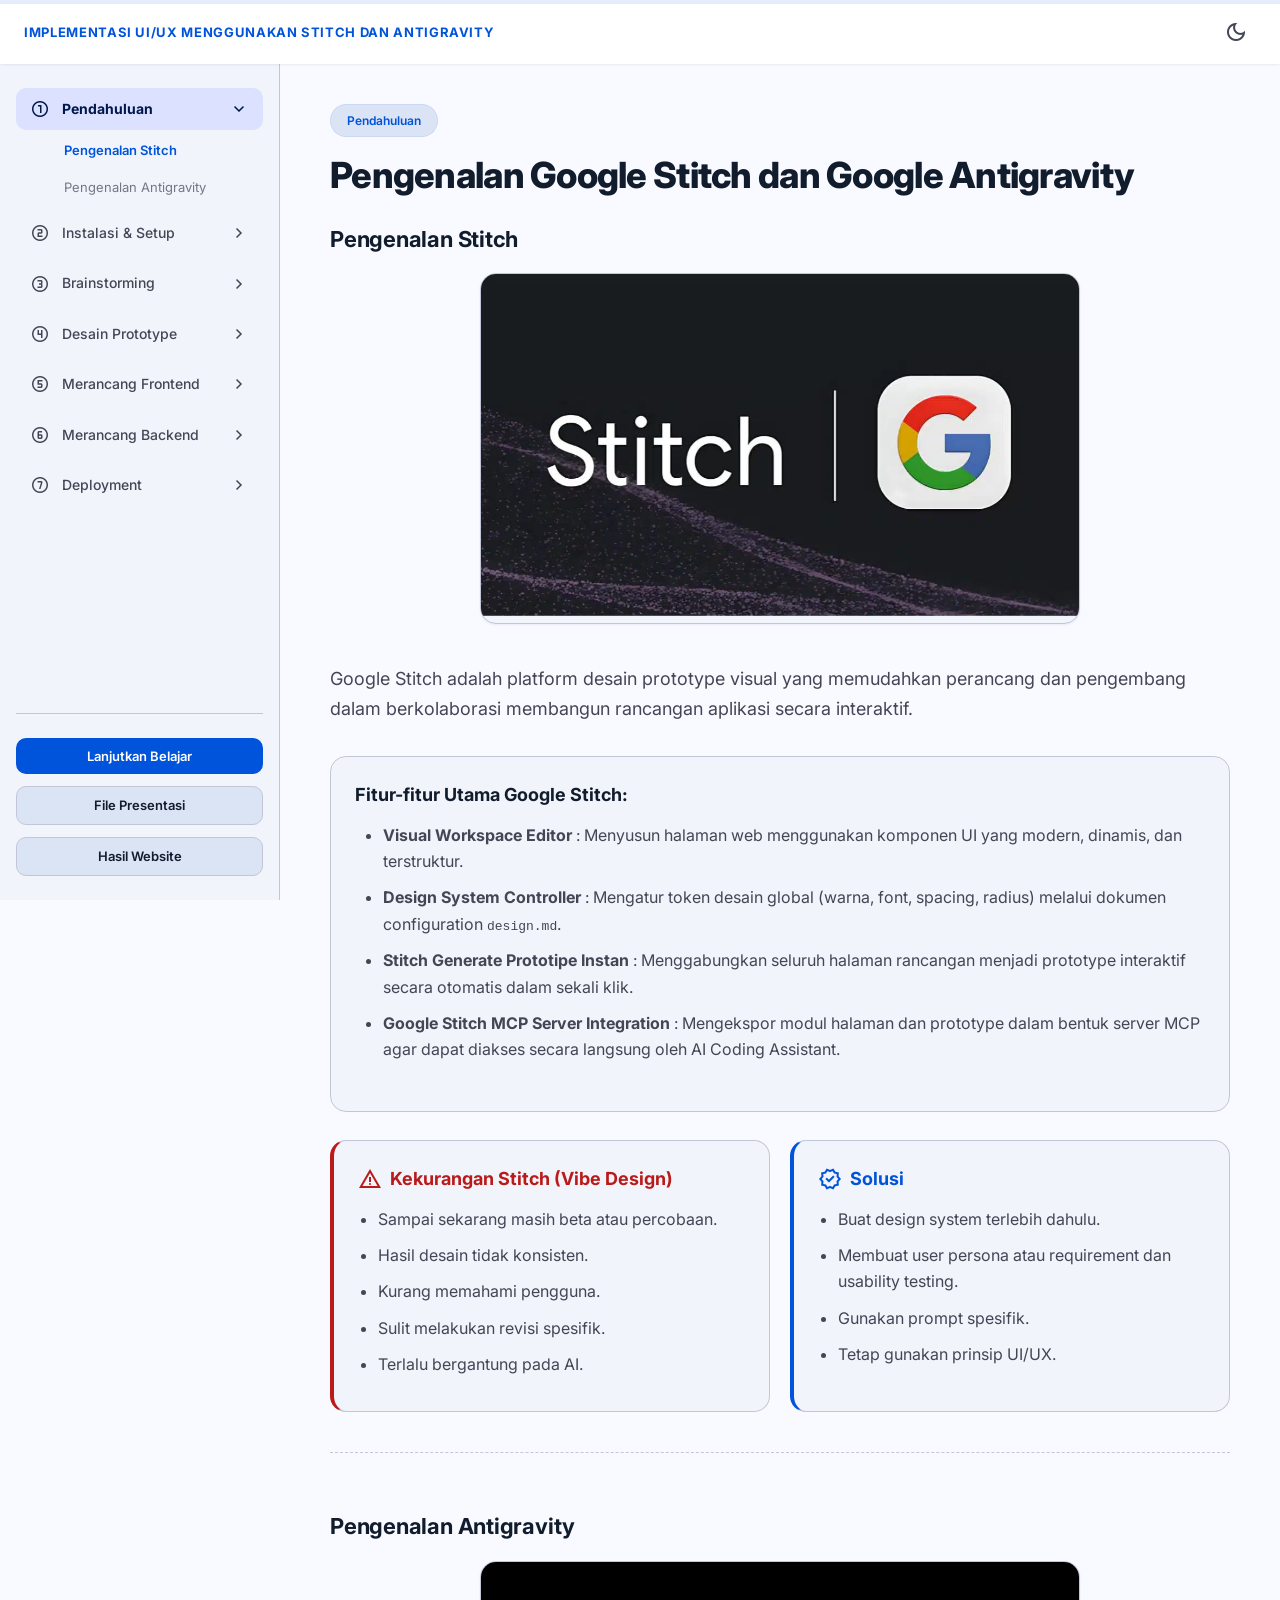
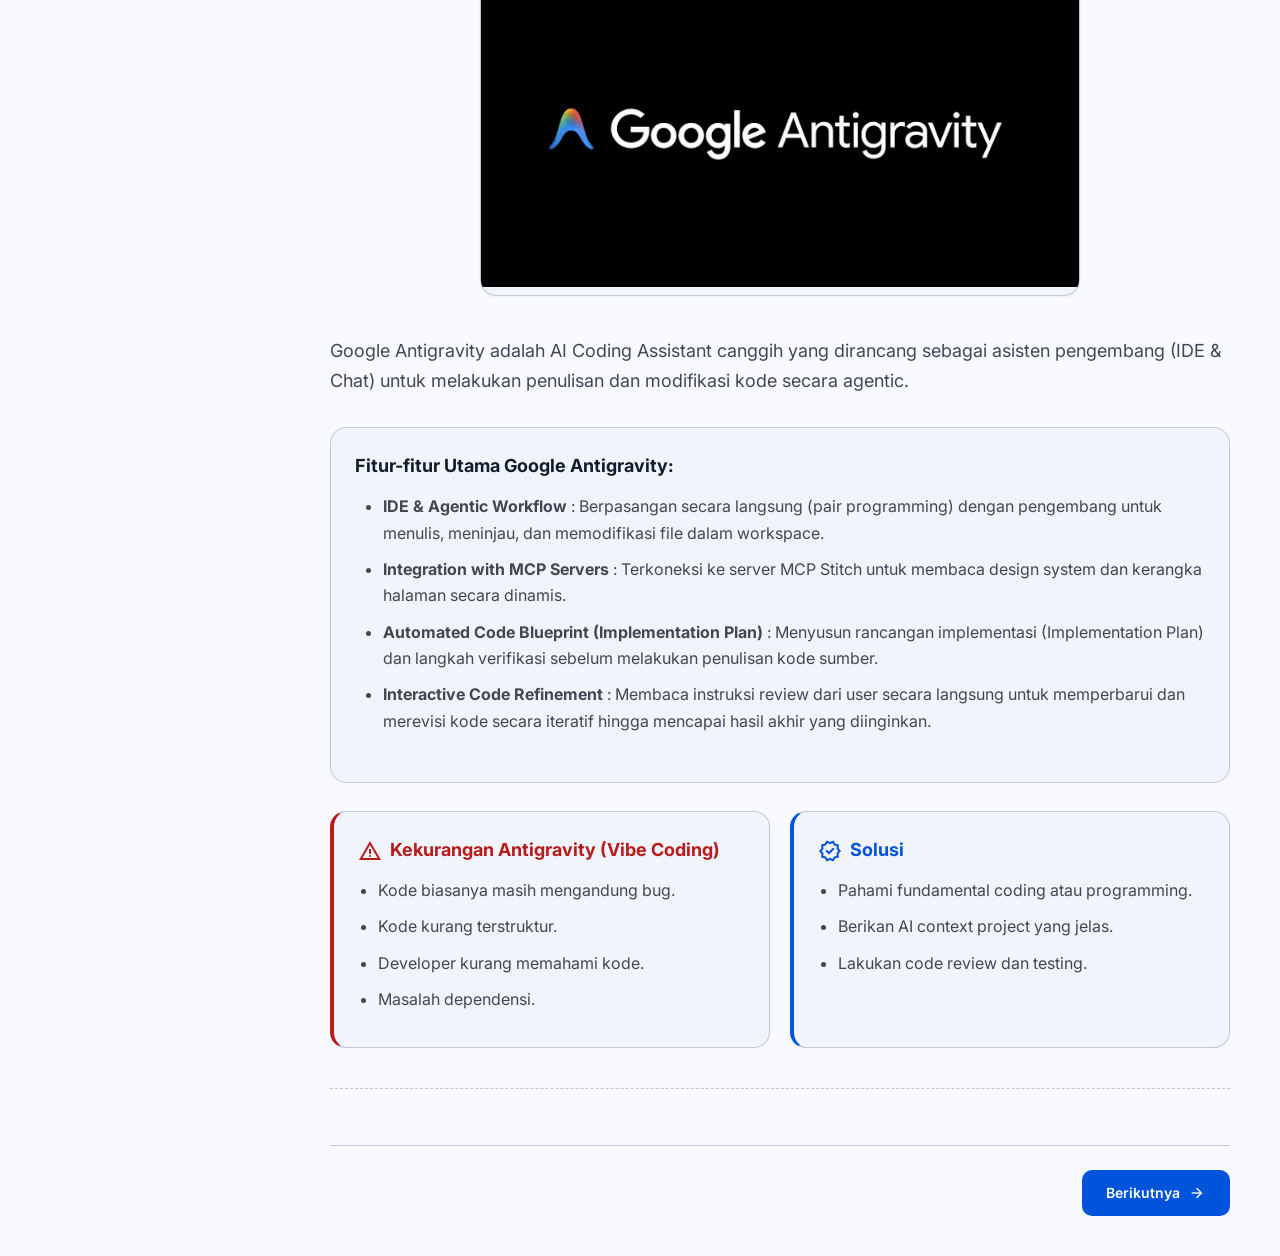
<file: index.html>
<!DOCTYPE html>
<html lang="id">

<head>
    <meta charset="UTF-8">
    <meta name="viewport" content="width=device-width, initial-scale=1.0">
    <title>Modul Ajar: Pendahuluan</title>

    <!-- Google Fonts & Material Icons -->
    <link href="https://fonts.googleapis.com/css2?family=Inter:wght@300;400;500;600;700;800&display=swap"
        rel="stylesheet">
    <link
        href="https://fonts.googleapis.com/css2?family=Material+Symbols+Outlined:opsz,wght,FILL,GRAD@20..48,100..700,0..1,-50..200"
        rel="stylesheet">

    <!-- Custom Style Sheet -->
    <link rel="stylesheet" href="style.css">
</head>

<body>
    <!-- Top Progress Bar Container -->
    <div class="scroll-progress-container">
        <div class="scroll-progress-bar" id="scrollProgress"></div>
    </div>

    <!-- Header Section -->
    <header class="header">
        <div class="header-left">
            <button class="menu-toggle" id="menuToggle" aria-label="Toggle Menu">
                <span class="material-symbols-outlined">menu</span>
            </button>
            <h2 class="header-title">IMPLEMENTASI UI/UX MENGGUNAKAN STITCH DAN ANTIGRAVITY</h2>
        </div>
        <div class="header-right">
            <button class="theme-toggle" id="themeToggle" aria-label="Toggle Theme">
                <span class="material-symbols-outlined" id="themeIcon">dark_mode</span>
            </button>
        </div>
    </header>

    <div class="app-layout">
        <!-- Sidebar Navigation -->
        <aside class="sidebar" id="sidebar">


            <nav class="sidebar-nav">
                <ul class="nav-list">
                    <li class="nav-item active">
                        <a href="index.html" class="nav-link">
                            <span class="material-symbols-outlined">counter_1</span>
                            <span>Pendahuluan</span>
                            <span class="material-symbols-outlined caret-icon">expand_more</span>
                        </a>
                        <ul class="nav-sub-list">
                            <li><a href="index.html#sub1" class="nav-sub-link active">Pengenalan Stitch</a></li>
                            <li><a href="index.html#sub2" class="nav-sub-link">Pengenalan Antigravity</a></li>
                        </ul>
                    </li>
                    <li class="nav-item collapsed">
                        <a href="instalasi.html" class="nav-link">
                            <span class="material-symbols-outlined">counter_2</span>
                            <span>Instalasi & Setup</span>
                            <span class="material-symbols-outlined caret-icon">expand_more</span>
                        </a>
                        <ul class="nav-sub-list">
                            <li><a href="instalasi.html#sub1" class="nav-sub-link">Instalasi & Setup Antigravity</a>
                            </li>
                            <li><a href="instalasi.html#sub2" class="nav-sub-link">Setup Google Stitch</a></li>
                        </ul>
                    </li>
                    <li class="nav-item collapsed">
                        <a href="modul1.html" class="nav-link">
                            <span class="material-symbols-outlined">counter_3</span>
                            <span>Brainstorming</span>
                            <span class="material-symbols-outlined caret-icon">expand_more</span>
                        </a>
                        <ul class="nav-sub-list">
                            <li><a href="modul1.html#sub1" class="nav-sub-link">PRD (Requirement)</a></li>
                            <li><a href="modul1.html#sub2" class="nav-sub-link">Referensi Desain</a></li>
                            <li><a href="modul1.html#sub3" class="nav-sub-link">Design Md & Prompting</a></li>
                        </ul>
                    </li>
                    <li class="nav-item collapsed">
                        <a href="modul2.html" class="nav-link">
                            <span class="material-symbols-outlined">counter_4</span>
                            <span>Desain Prototype</span>
                            <span class="material-symbols-outlined caret-icon">expand_more</span>
                        </a>
                        <ul class="nav-sub-list">
                            <li><a href="modul2.html#sub1" class="nav-sub-link">Prompting per halaman</a></li>
                            <li><a href="modul2.html#sub2" class="nav-sub-link">Prototype</a></li>
                            <li><a href="modul2.html#sub3" class="nav-sub-link">Setup dan Export MCP</a></li>
                        </ul>
                    </li>
                    <li class="nav-item collapsed">
                        <a href="modul3.html" class="nav-link">
                            <span class="material-symbols-outlined">counter_5</span>
                            <span>Merancang Frontend</span>
                            <span class="material-symbols-outlined caret-icon">expand_more</span>
                        </a>
                        <ul class="nav-sub-list">
                            <li><a href="modul3.html#sub1" class="nav-sub-link">Prompting per halaman</a></li>
                        </ul>
                    </li>
                    <li class="nav-item collapsed">
                        <a href="modul4.html" class="nav-link">
                            <span class="material-symbols-outlined">counter_6</span>
                            <span>Merancang Backend</span>
                            <span class="material-symbols-outlined caret-icon">expand_more</span>
                        </a>
                        <ul class="nav-sub-list">
                            <li><a href="modul4.html#sub1" class="nav-sub-link">Prompting per halaman</a></li>
                        </ul>
                    </li>
                    <li class="nav-item collapsed">
                        <a href="modul5.html" class="nav-link">
                            <span class="material-symbols-outlined">counter_7</span>
                            <span>Deployment</span>
                            <span class="material-symbols-outlined caret-icon">expand_more</span>
                        </a>
                        <ul class="nav-sub-list">
                            <li><a href="modul5.html#sub1" class="nav-sub-link">Deploy dengan Github</a></li>
                        </ul>
                    </li>
                </ul>
            </nav>

            <div class="sidebar-footer">
                <a href="instalasi.html" class="btn btn-primary btn-block mb-3">
                    Lanjutkan Belajar
                </a>
                <a href="assets/filepresentasi.pdf" target="_blank" class="btn btn-secondary btn-block mb-3">
                    File Presentasi
                </a>
                <a href="website/index.html" target="_blank" class="btn btn-secondary btn-block">
                    Hasil Website
                </a>
            </div>
        </aside>

        <!-- Sidebar Overlay for Mobile -->
        <div class="sidebar-overlay" id="sidebarOverlay"></div>

        <!-- Main Content Area -->
        <main class="main-content">
            <div class="content-container">
                <!-- Breadcrumb/Badge -->
                <div class="stage-badge-container">
                    <span class="badge stage-badge">Pendahuluan</span>
                </div>

                <!-- Main Header -->
                <h1 class="main-title">Pengenalan Google Stitch dan Google Antigravity</h1>

                <!-- Sub Modul 1 -->
                <div id="sub1" class="sub-module-section">
                    <h3 class="sub-module-title">Pengenalan Stitch</h3>
                    <div class="hero-image-card">
                        <img src="assets/introduction/gambar1.png" alt="Pengenalan Stitch" class="hero-img">
                    </div>
                    <p class="main-lead">
                        Google Stitch adalah platform desain prototype visual yang memudahkan perancang dan pengembang
                        dalam berkolaborasi membangun rancangan aplikasi secara interaktif.
                    </p>

                    <div class="prd-details-card">
                        <h4>Fitur-fitur Utama Google Stitch:</h4>
                        <ul class="prd-bullets-list">
                            <li><strong>Visual Workspace Editor</strong> : Menyusun halaman web menggunakan komponen UI
                                yang modern, dinamis, dan terstruktur.</li>
                            <li><strong>Design System Controller</strong> : Mengatur token desain global (warna, font,
                                spacing, radius) melalui dokumen configuration <code>design.md</code>.</li>
                            <li><strong>Stitch Generate Prototipe Instan</strong> : Menggabungkan seluruh halaman
                                rancangan menjadi prototype interaktif secara otomatis dalam sekali klik.</li>
                            <li><strong>Google Stitch MCP Server Integration</strong> : Mengekspor modul halaman dan
                                prototype dalam bentuk server MCP agar dapat diakses secara langsung oleh AI Coding
                                Assistant.</li>
                        </ul>
                    </div>

                    <div
                        style="display: grid; grid-template-columns: repeat(auto-fit, minmax(300px, 1fr)); gap: 20px; margin-top: 24px;">
                        <div class="prd-details-card" style="margin: 0; border-left: 4px solid var(--error);">
                            <h4
                                style="display: flex; align-items: center; gap: 8px; color: var(--error); margin-top: 0;">
                                <span class="material-symbols-outlined">warning</span>
                                Kekurangan Stitch (Vibe Design)
                            </h4>
                            <ul class="prd-bullets-list" style="margin-left: 20px; margin-bottom: 0;">
                                <li>Sampai sekarang masih beta atau percobaan.</li>
                                <li>Hasil desain tidak konsisten.</li>
                                <li>Kurang memahami pengguna.</li>
                                <li>Sulit melakukan revisi spesifik.</li>
                                <li>Terlalu bergantung pada AI.</li>
                            </ul>
                        </div>
                        <div class="prd-details-card" style="margin: 0; border-left: 4px solid var(--primary);">
                            <h4
                                style="display: flex; align-items: center; gap: 8px; color: var(--primary); margin-top: 0;">
                                <span class="material-symbols-outlined">verified</span>
                                Solusi
                            </h4>
                            <ul class="prd-bullets-list" style="margin-left: 20px; margin-bottom: 0;">
                                <li>Buat design system terlebih dahulu.</li>
                                <li>Membuat user persona atau requirement dan usability testing.</li>
                                <li>Gunakan prompt spesifik.</li>
                                <li>Tetap gunakan prinsip UI/UX.</li>
                            </ul>
                        </div>
                    </div>
                </div>

                <!-- Sub Modul 2 -->
                <div id="sub2" class="sub-module-section">
                    <h3 class="sub-module-title">Pengenalan Antigravity</h3>
                    <div class="hero-image-card">
                        <img src="assets/introduction/gambar2.png" alt="Pengenalan Antigravity" class="hero-img">
                    </div>
                    <p class="main-lead">
                        Google Antigravity adalah AI Coding Assistant canggih yang dirancang sebagai asisten pengembang
                        (IDE & Chat) untuk melakukan penulisan dan modifikasi kode secara agentic.
                    </p>

                    <div class="prd-details-card">
                        <h4>Fitur-fitur Utama Google Antigravity:</h4>
                        <ul class="prd-bullets-list">
                            <li><strong>IDE & Agentic Workflow</strong> : Berpasangan secara langsung (pair programming)
                                dengan pengembang untuk menulis, meninjau, dan memodifikasi file dalam workspace.</li>
                            <li><strong>Integration with MCP Servers</strong> : Terkoneksi ke server MCP Stitch untuk
                                membaca design system dan kerangka halaman secara dinamis.</li>
                            <li><strong>Automated Code Blueprint (Implementation Plan)</strong> : Menyusun rancangan
                                implementasi (Implementation Plan) dan langkah verifikasi sebelum melakukan penulisan
                                kode sumber.</li>
                            <li><strong>Interactive Code Refinement</strong> : Membaca instruksi review dari user secara
                                langsung untuk memperbarui dan merevisi kode secara iteratif hingga mencapai hasil akhir
                                yang diinginkan.</li>
                        </ul>
                    </div>

                    <div
                        style="display: grid; grid-template-columns: repeat(auto-fit, minmax(300px, 1fr)); gap: 20px; margin-top: 24px;">
                        <div class="prd-details-card" style="margin: 0; border-left: 4px solid var(--error);">
                            <h4
                                style="display: flex; align-items: center; gap: 8px; color: var(--error); margin-top: 0;">
                                <span class="material-symbols-outlined">warning</span>
                                Kekurangan Antigravity (Vibe Coding)
                            </h4>
                            <ul class="prd-bullets-list" style="margin-left: 20px; margin-bottom: 0;">
                                <li>Kode biasanya masih mengandung bug.</li>
                                <li>Kode kurang terstruktur.</li>
                                <li>Developer kurang memahami kode.</li>
                                <li>Masalah dependensi.</li>
                            </ul>
                        </div>
                        <div class="prd-details-card" style="margin: 0; border-left: 4px solid var(--primary);">
                            <h4
                                style="display: flex; align-items: center; gap: 8px; color: var(--primary); margin-top: 0;">
                                <span class="material-symbols-outlined">verified</span>
                                Solusi
                            </h4>
                            <ul class="prd-bullets-list" style="margin-left: 20px; margin-bottom: 0;">
                                <li>Pahami fundamental coding atau programming.</li>
                                <li>Berikan AI context project yang jelas.</li>
                                <li>Lakukan code review dan testing.</li>
                            </ul>
                        </div>
                    </div>
                </div>
                <!-- Pagination Navigation -->
                <div class="module-pagination"
                    style="display: flex; justify-content: flex-end; align-items: center; margin-top: 48px; padding-top: 24px; border-top: 1px solid var(--outline-variant);">
                    <a href="instalasi.html" class="btn btn-primary"
                        style="display: inline-flex; align-items: center; gap: 8px;">
                        <span>Berikutnya</span>
                        <span class="material-symbols-outlined" style="font-size: 18px;">arrow_forward</span>
                    </a>
                </div>
            </div>
        </main>
    </div>

    <!-- Script file -->
    <script src="script.js"></script>
</body>

</html>
</file>
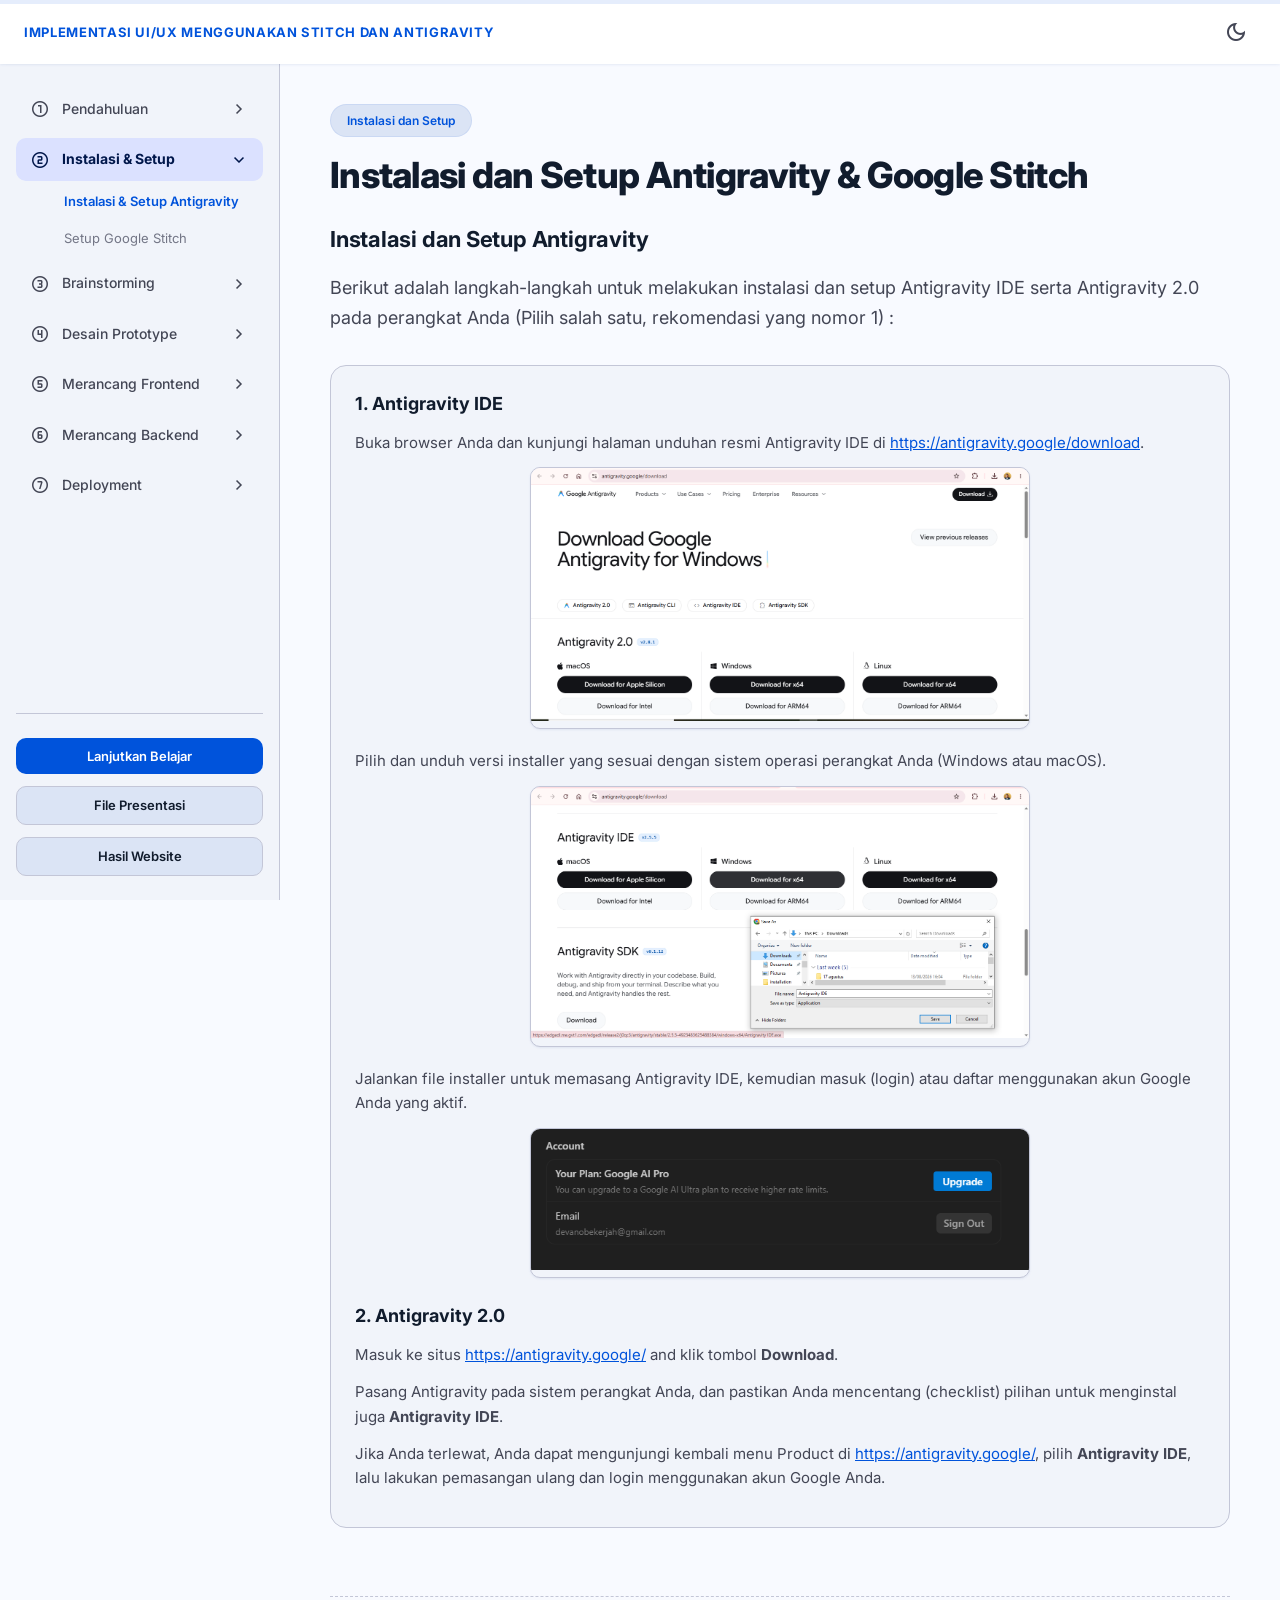
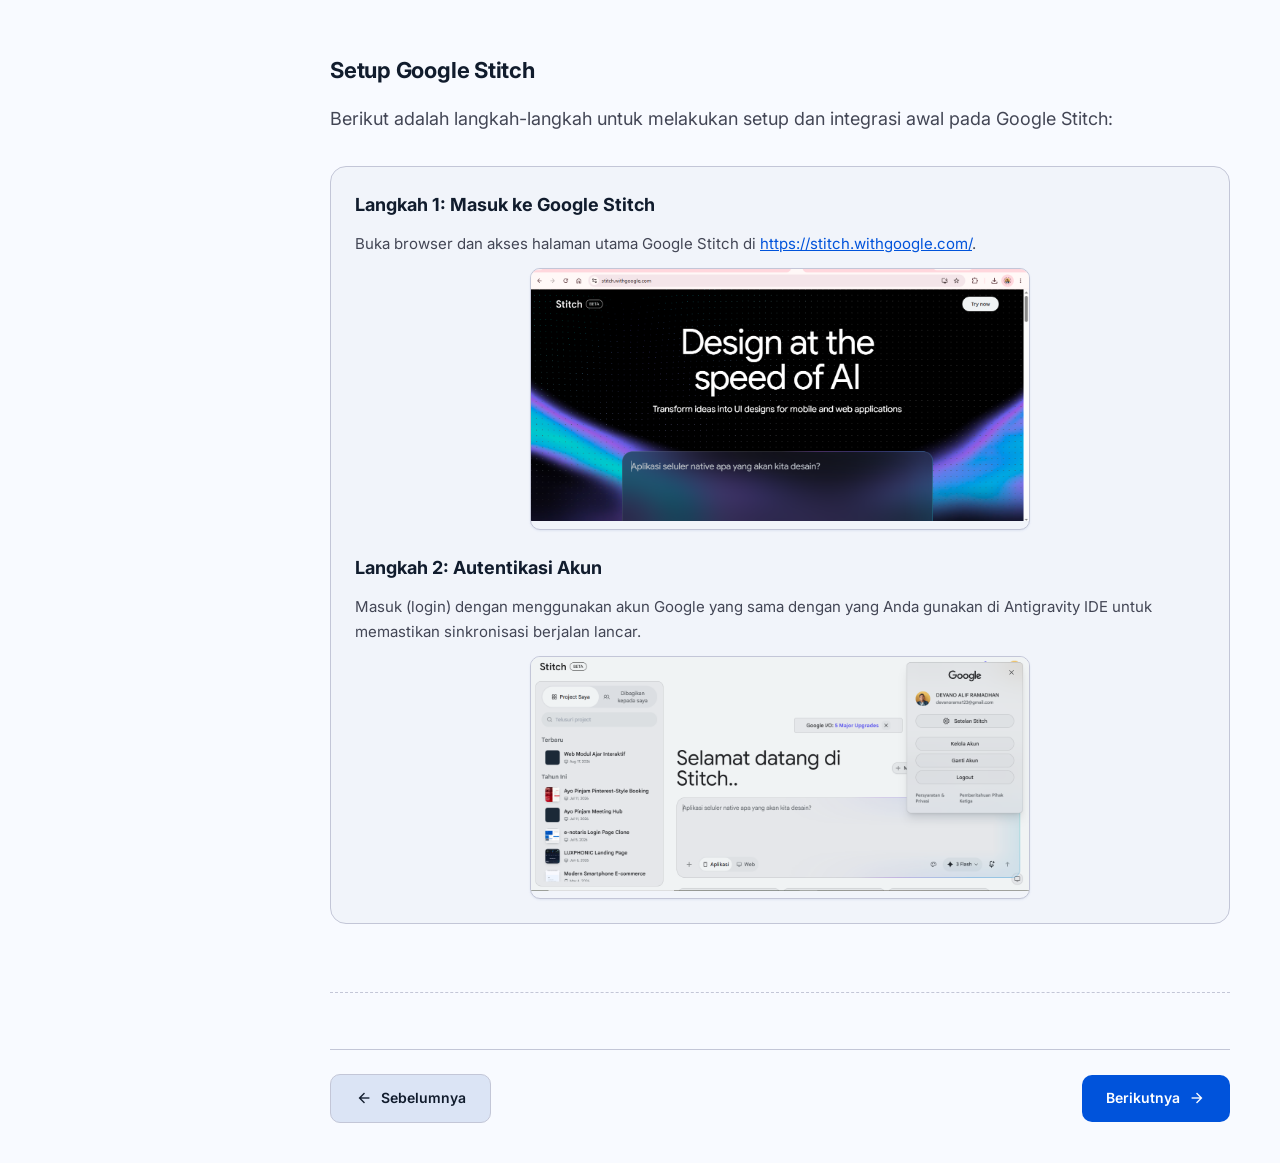
<file: instalasi.html>
<!DOCTYPE html>
<html lang="id">

<head>
    <meta charset="UTF-8">
    <meta name="viewport" content="width=device-width, initial-scale=1.0">
    <title>Modul Ajar: Instalasi dan Setup</title>

    <!-- Google Fonts & Material Icons -->
    <link href="https://fonts.googleapis.com/css2?family=Inter:wght@300;400;500;600;700;800&display=swap"
        rel="stylesheet">
    <link
        href="https://fonts.googleapis.com/css2?family=Material+Symbols+Outlined:opsz,wght,FILL,GRAD@20..48,100..700,0..1,-50..200"
        rel="stylesheet">

    <!-- Custom Style Sheet -->
    <link rel="stylesheet" href="style.css">
</head>

<body>
    <!-- Top Progress Bar Container -->
    <div class="scroll-progress-container">
        <div class="scroll-progress-bar" id="scrollProgress"></div>
    </div>

    <!-- Header Section -->
    <header class="header">
        <div class="header-left">
            <button class="menu-toggle" id="menuToggle" aria-label="Toggle Menu">
                <span class="material-symbols-outlined">menu</span>
            </button>
            <h2 class="header-title">IMPLEMENTASI UI/UX MENGGUNAKAN STITCH DAN ANTIGRAVITY</h2>
        </div>
        <div class="header-right">
            <button class="theme-toggle" id="themeToggle" aria-label="Toggle Theme">
                <span class="material-symbols-outlined" id="themeIcon">dark_mode</span>
            </button>
        </div>
    </header>

    <div class="app-layout">
        <!-- Sidebar Navigation -->
        <aside class="sidebar" id="sidebar">


            <nav class="sidebar-nav">
                <ul class="nav-list">
                    <li class="nav-item collapsed">
                        <a href="index.html" class="nav-link">
                            <span class="material-symbols-outlined">counter_1</span>
                            <span>Pendahuluan</span>
                            <span class="material-symbols-outlined caret-icon">expand_more</span>
                        </a>
                        <ul class="nav-sub-list">
                            <li><a href="index.html#sub1" class="nav-sub-link">Pengenalan Stitch</a></li>
                            <li><a href="index.html#sub2" class="nav-sub-link">Pengenalan Antigravity</a></li>
                        </ul>
                    </li>
                    <li class="nav-item active">
                        <a href="instalasi.html" class="nav-link">
                            <span class="material-symbols-outlined">counter_2</span>
                            <span>Instalasi & Setup</span>
                            <span class="material-symbols-outlined caret-icon">expand_more</span>
                        </a>
                        <ul class="nav-sub-list">
                            <li><a href="instalasi.html#sub1" class="nav-sub-link active">Instalasi & Setup Antigravity</a></li>
                            <li><a href="instalasi.html#sub2" class="nav-sub-link">Setup Google Stitch</a></li>
                        </ul>
                    </li>
                    <li class="nav-item collapsed">
                        <a href="modul1.html" class="nav-link">
                            <span class="material-symbols-outlined">counter_3</span>
                            <span>Brainstorming</span>
                            <span class="material-symbols-outlined caret-icon">expand_more</span>
                        </a>
                        <ul class="nav-sub-list">
                            <li><a href="modul1.html#sub1" class="nav-sub-link">PRD (Requirement)</a></li>
                            <li><a href="modul1.html#sub2" class="nav-sub-link">Referensi Desain</a></li>
                            <li><a href="modul1.html#sub3" class="nav-sub-link">Design Md & Prompting</a></li>
                        </ul>
                    </li>
                    <li class="nav-item collapsed">
                        <a href="modul2.html" class="nav-link">
                            <span class="material-symbols-outlined">counter_4</span>
                            <span>Desain Prototype</span>
                            <span class="material-symbols-outlined caret-icon">expand_more</span>
                        </a>
                        <ul class="nav-sub-list">
                            <li><a href="modul2.html#sub1" class="nav-sub-link">Prompting per halaman</a></li>
                            <li><a href="modul2.html#sub2" class="nav-sub-link">Prototype</a></li>
                            <li><a href="modul2.html#sub3" class="nav-sub-link">Setup dan Export MCP</a></li>
                        </ul>
                    </li>
                    <li class="nav-item collapsed">
                        <a href="modul3.html" class="nav-link">
                            <span class="material-symbols-outlined">counter_5</span>
                            <span>Merancang Frontend</span>
                            <span class="material-symbols-outlined caret-icon">expand_more</span>
                        </a>
                        <ul class="nav-sub-list">
                            <li><a href="modul3.html#sub1" class="nav-sub-link">Prompting per halaman</a></li>
                        </ul>
                    </li>
                    <li class="nav-item collapsed">
                        <a href="modul4.html" class="nav-link">
                            <span class="material-symbols-outlined">counter_6</span>
                            <span>Merancang Backend</span>
                            <span class="material-symbols-outlined caret-icon">expand_more</span>
                        </a>
                        <ul class="nav-sub-list">
                            <li><a href="modul4.html#sub1" class="nav-sub-link">Prompting per halaman</a></li>
                        </ul>
                    </li>
                    <li class="nav-item collapsed">
                        <a href="modul5.html" class="nav-link">
                            <span class="material-symbols-outlined">counter_7</span>
                            <span>Deployment</span>
                            <span class="material-symbols-outlined caret-icon">expand_more</span>
                        </a>
                        <ul class="nav-sub-list">
                            <li><a href="modul5.html#sub1" class="nav-sub-link">Deploy dengan Github</a></li>
                        </ul>
                    </li>
                </ul>
            </nav>

            <div class="sidebar-footer">
                <a href="modul1.html" class="btn btn-primary btn-block mb-3">
                    Lanjutkan Belajar
                </a>
                <a href="assets/filepresentasi.pdf" target="_blank" class="btn btn-secondary btn-block mb-3">
                    File Presentasi
                </a>
                <a href="website/index.html" target="_blank" class="btn btn-secondary btn-block">
                    Hasil Website
                </a>
            </div>
        </aside>

        <!-- Sidebar Overlay for Mobile -->
        <div class="sidebar-overlay" id="sidebarOverlay"></div>

        <!-- Main Content Area -->
        <main class="main-content">
            <div class="content-container">
                <!-- Breadcrumb/Badge -->
                <div class="stage-badge-container">
                    <span class="badge stage-badge">Instalasi dan Setup</span>
                </div>

                <!-- Main Header -->
                <h1 class="main-title">Instalasi dan Setup Antigravity & Google Stitch</h1>

                <!-- Sub Modul 1 -->
                <div id="sub1" class="sub-module-section">
                    <h3 class="sub-module-title">Instalasi dan Setup Antigravity</h3>

                    <p class="main-lead">
                        Berikut adalah langkah-langkah untuk melakukan instalasi dan setup Antigravity IDE serta
                        Antigravity 2.0 pada perangkat Anda (Pilih salah satu, rekomendasi yang nomor 1) :
                    </p>

                    <div class="prd-details-card">
                        <h4 style="margin-top: 0;">1. Antigravity IDE</h4>
                        <p
                            style="color: var(--text-secondary); line-height: 1.65; margin-bottom: 12px; font-size: 15px;">
                            Buka browser Anda dan kunjungi halaman unduhan resmi Antigravity IDE di <a
                                href="https://antigravity.google/download" target="_blank"
                                style="color: var(--primary); text-decoration: underline;">https://antigravity.google/download</a>.
                        </p>
                        <div class="hero-image-card"
                            style="max-width: 500px; margin: 0 0 20px 0; border: 1px solid var(--outline-variant); border-radius: var(--radius-md); overflow: hidden;">
                            <img src="assets/installation/instalasi1.PNG" alt="Download Antigravity IDE"
                                class="hero-img">
                        </div>

                        <p
                            style="color: var(--text-secondary); line-height: 1.65; margin-bottom: 12px; font-size: 15px;">
                            Pilih dan unduh versi installer yang sesuai dengan sistem operasi perangkat Anda (Windows
                            atau macOS).
                        </p>
                        <div class="hero-image-card"
                            style="max-width: 500px; margin: 0 0 20px 0; border: 1px solid var(--outline-variant); border-radius: var(--radius-md); overflow: hidden;">
                            <img src="assets/installation/instalasi2.PNG" alt="Download OS Version" class="hero-img">
                        </div>

                        <p
                            style="color: var(--text-secondary); line-height: 1.65; margin-bottom: 12px; font-size: 15px;">
                            Jalankan file installer untuk memasang Antigravity IDE, kemudian masuk (login) atau daftar
                            menggunakan akun Google Anda yang aktif.
                        </p>
                        <div class="hero-image-card"
                            style="max-width: 500px; margin: 0 0 24px 0; border: 1px solid var(--outline-variant); border-radius: var(--radius-md); overflow: hidden;">
                            <img src="assets/installation/instalasi3.PNG" alt="Install & Login Account"
                                class="hero-img">
                        </div>

                        <h4 style="margin-top: 24px;">2. Antigravity 2.0</h4>
                        <p
                            style="color: var(--text-secondary); line-height: 1.65; margin-bottom: 12px; font-size: 15px;">
                            Masuk ke situs <a href="https://antigravity.google/" target="_blank"
                                style="color: var(--primary); text-decoration: underline;">https://antigravity.google/</a>
                            and klik tombol <strong>Download</strong>.
                        </p>
                        <p
                            style="color: var(--text-secondary); line-height: 1.65; margin-bottom: 12px; font-size: 15px;">
                            Pasang Antigravity pada sistem perangkat Anda, dan pastikan Anda mencentang (checklist)
                            pilihan untuk menginstal juga <strong>Antigravity IDE</strong>.
                        </p>
                        <p
                            style="color: var(--text-secondary); line-height: 1.65; margin-bottom: 12px; font-size: 15px;">
                            Jika Anda terlewat, Anda dapat mengunjungi kembali menu Product di <a
                                href="https://antigravity.google/" target="_blank"
                                style="color: var(--primary); text-decoration: underline;">https://antigravity.google/</a>,
                            pilih <strong>Antigravity IDE</strong>, lalu lakukan pemasangan ulang dan login menggunakan
                            akun Google Anda.
                        </p>
                    </div>
                </div>

                <!-- Sub Modul 2 -->
                <div id="sub2" class="sub-module-section">
                    <h3 class="sub-module-title">Setup Google Stitch</h3>

                    <p class="main-lead">
                        Berikut adalah langkah-langkah untuk melakukan setup dan integrasi awal pada Google Stitch:
                    </p>

                    <div class="prd-details-card">
                        <h4 style="margin-top: 0;">Langkah 1: Masuk ke Google Stitch</h4>
                        <p
                            style="color: var(--text-secondary); line-height: 1.65; margin-bottom: 12px; font-size: 15px;">
                            Buka browser dan akses halaman utama Google Stitch di <a
                                href="https://stitch.withgoogle.com/" target="_blank"
                                style="color: var(--primary); text-decoration: underline;">https://stitch.withgoogle.com/</a>.
                        </p>
                        <div class="hero-image-card"
                            style="max-width: 500px; margin: 0 0 24px 0; border: 1px solid var(--outline-variant); border-radius: var(--radius-md); overflow: hidden;">
                            <img src="assets/installation/instalasi4.PNG" alt="Akses Google Stitch" class="hero-img">
                        </div>

                        <h4>Langkah 2: Autentikasi Akun</h4>
                        <p
                            style="color: var(--text-secondary); line-height: 1.65; margin-bottom: 12px; font-size: 15px;">
                            Masuk (login) dengan menggunakan akun Google yang sama dengan yang Anda gunakan di
                            Antigravity IDE untuk memastikan sinkronisasi berjalan lancar.
                        </p>
                        <div class="hero-image-card"
                            style="max-width: 500px; margin: 0; border: 1px solid var(--outline-variant); border-radius: var(--radius-md); overflow: hidden;">
                            <img src="assets/installation/instalasi5.PNG" alt="Login Stitch" class="hero-img">
                        </div>
                    </div>
                </div>
                <!-- Pagination Navigation -->
                <div class="module-pagination" style="display: flex; justify-content: space-between; align-items: center; margin-top: 48px; padding-top: 24px; border-top: 1px solid var(--outline-variant);">
                    <a href="index.html" class="btn btn-secondary" style="display: inline-flex; align-items: center; gap: 8px;">
                        <span class="material-symbols-outlined" style="font-size: 18px;">arrow_back</span>
                        <span>Sebelumnya</span>
                    </a>
                    <a href="modul1.html" class="btn btn-primary" style="display: inline-flex; align-items: center; gap: 8px;">
                        <span>Berikutnya</span>
                        <span class="material-symbols-outlined" style="font-size: 18px;">arrow_forward</span>
                    </a>
                </div>
            </div>
        </main>
    </div>

    <!-- Script file -->
    <script src="script.js"></script>
</body>

</html>
</file>
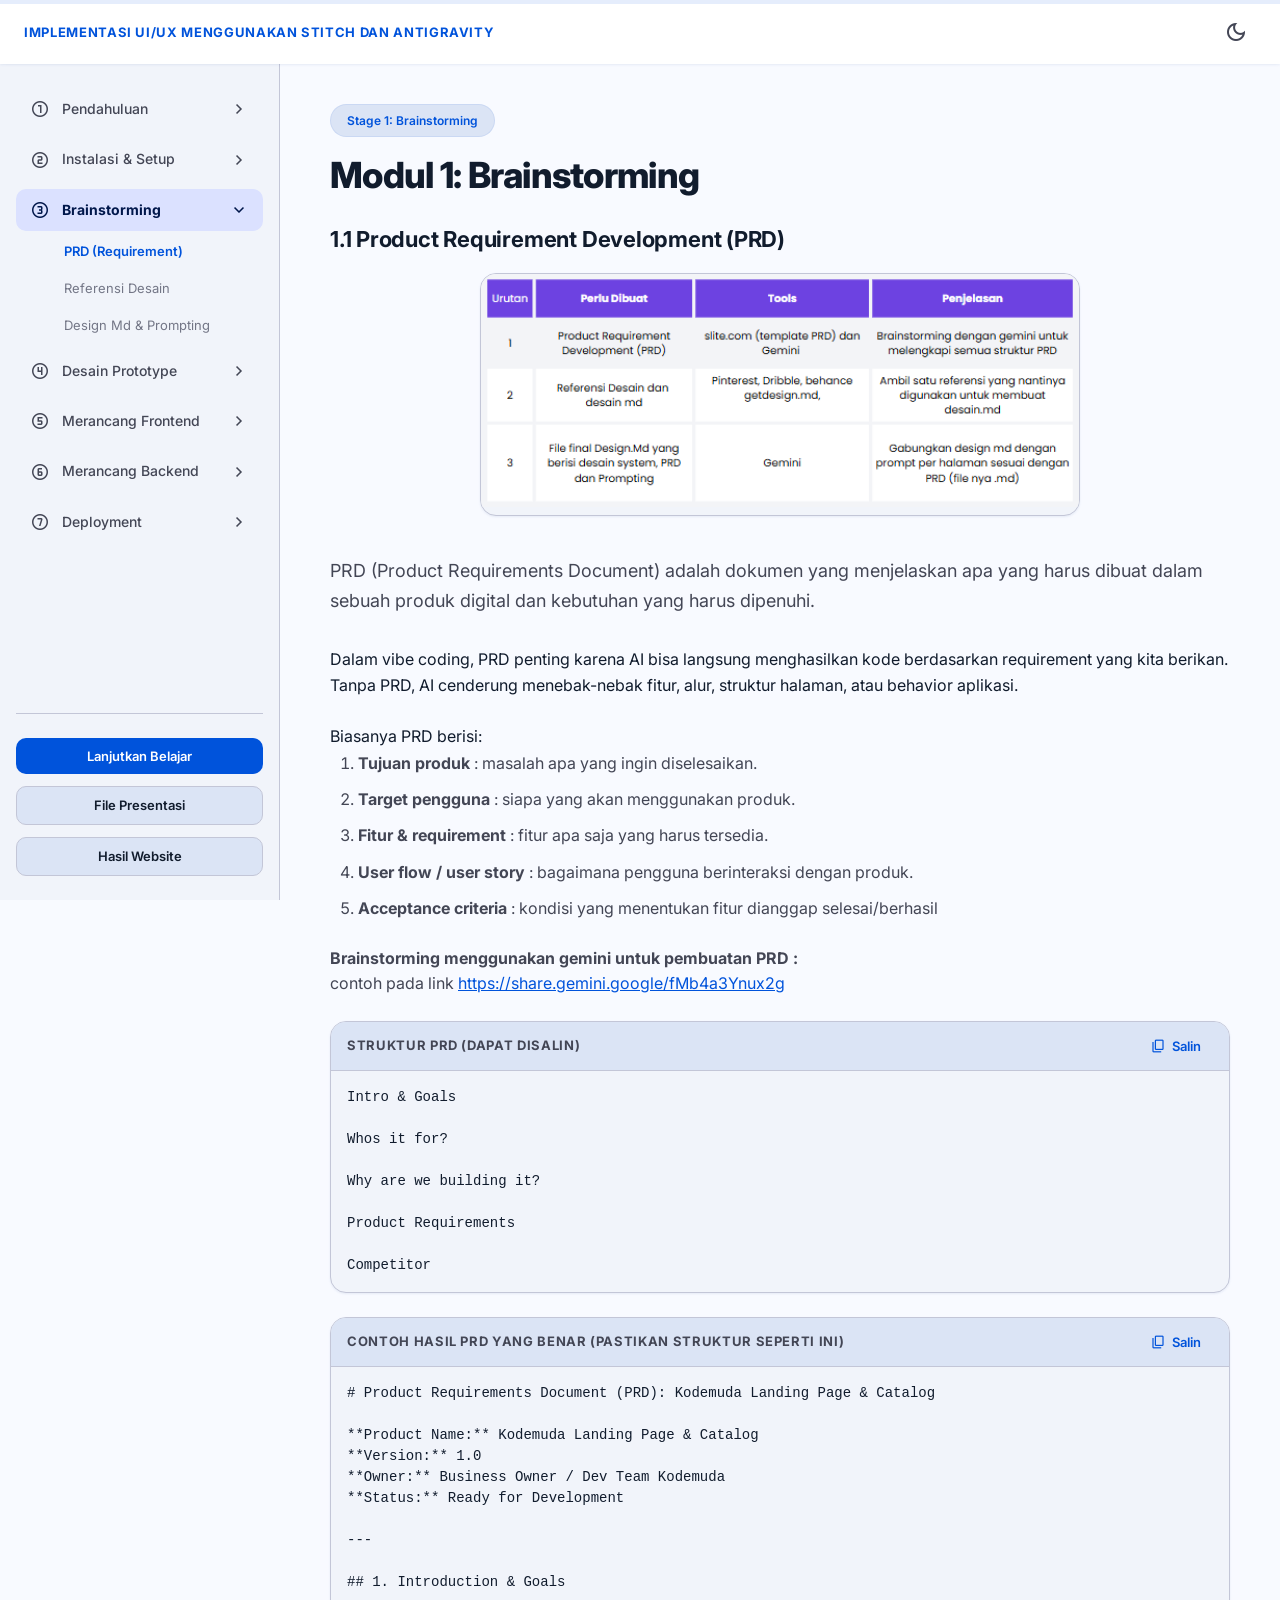
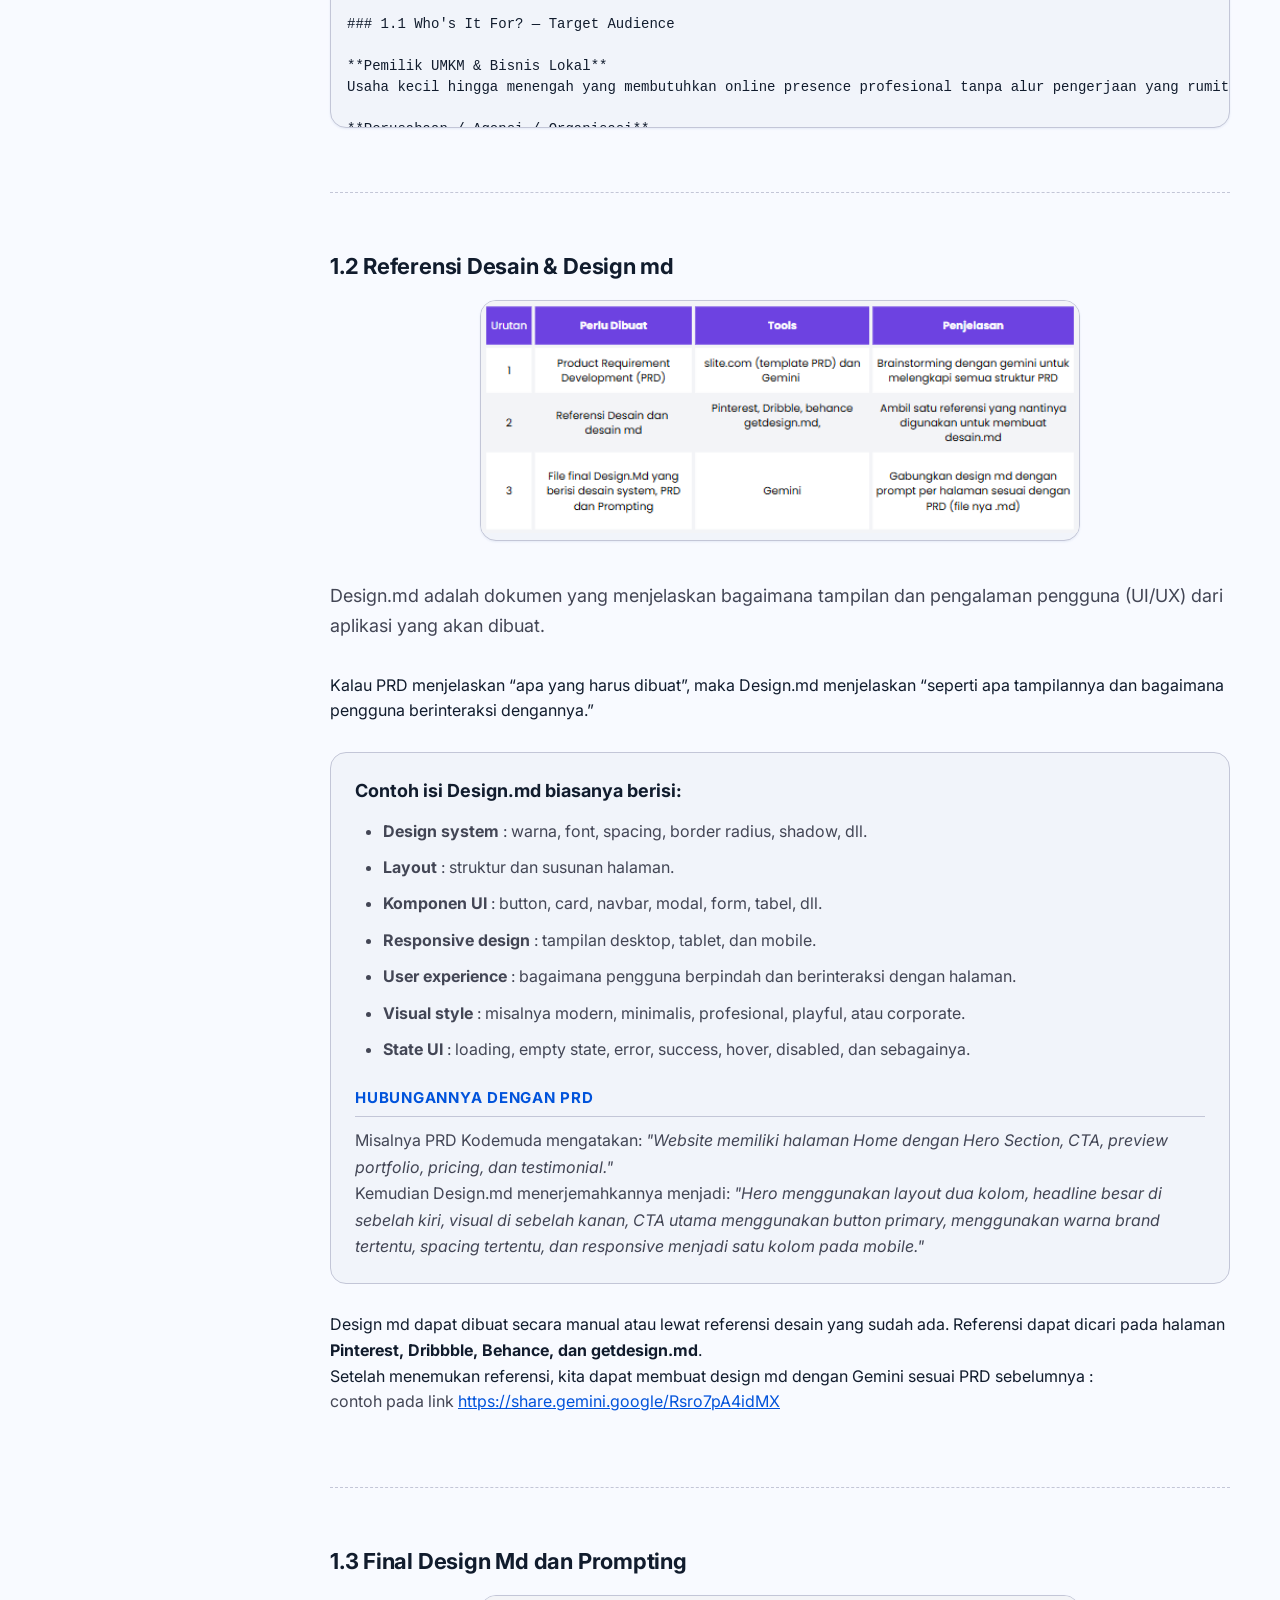
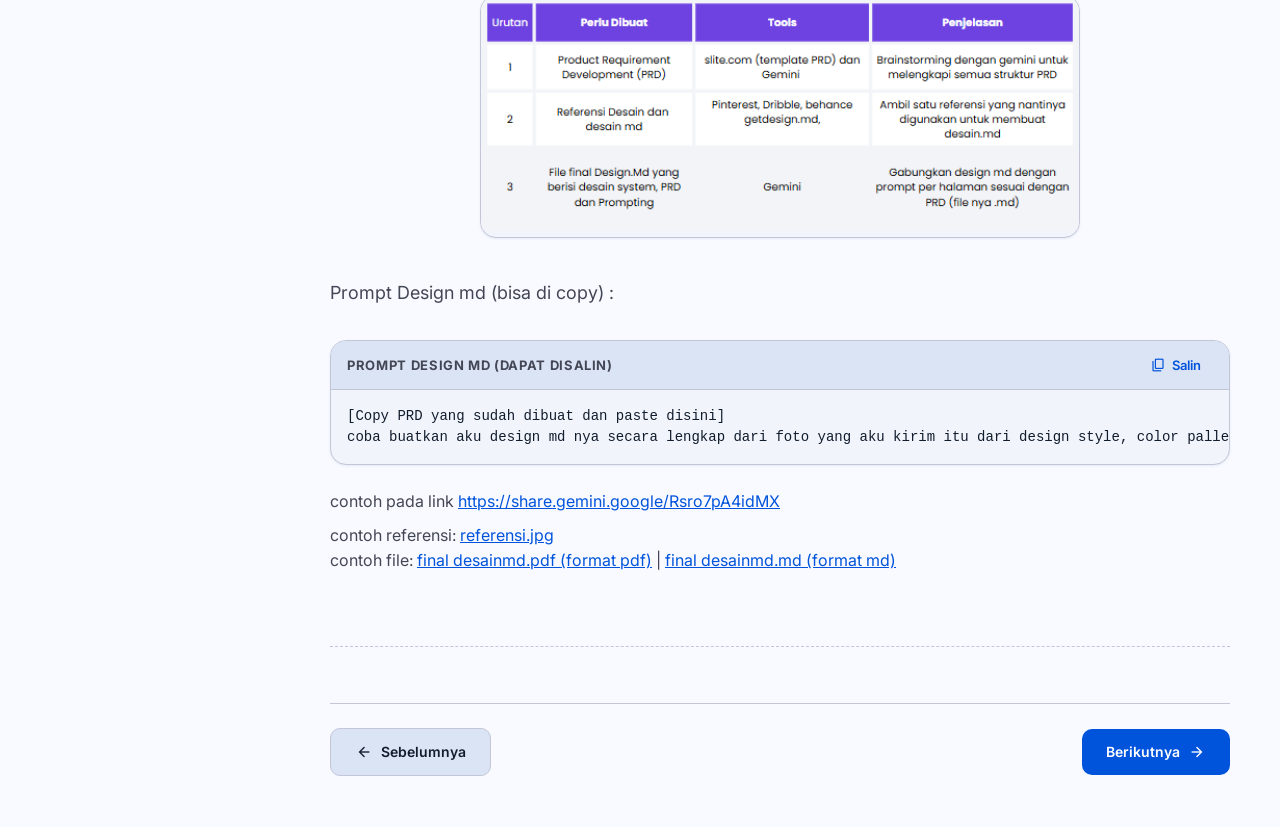
<file: modul1.html>
<!DOCTYPE html>
<html lang="id">

<head>
    <meta charset="UTF-8">
    <meta name="viewport" content="width=device-width, initial-scale=1.0">
    <title>Modul Ajar: Brainstorming</title>

    <!-- Google Fonts & Material Icons -->
    <link href="https://fonts.googleapis.com/css2?family=Inter:wght@300;400;500;600;700;800&display=swap"
        rel="stylesheet">
    <link
        href="https://fonts.googleapis.com/css2?family=Material+Symbols+Outlined:opsz,wght,FILL,GRAD@20..48,100..700,0..1,-50..200"
        rel="stylesheet">

    <!-- Custom Style Sheet -->
    <link rel="stylesheet" href="style.css">
</head>

<body>
    <!-- Top Progress Bar Container -->
    <div class="scroll-progress-container">
        <div class="scroll-progress-bar" id="scrollProgress"></div>
    </div>

    <!-- Header Section -->
    <header class="header">
        <div class="header-left">
            <button class="menu-toggle" id="menuToggle" aria-label="Toggle Menu">
                <span class="material-symbols-outlined">menu</span>
            </button>
            <h2 class="header-title">IMPLEMENTASI UI/UX MENGGUNAKAN STITCH DAN ANTIGRAVITY</h2>
        </div>
        <div class="header-right">
            <button class="theme-toggle" id="themeToggle" aria-label="Toggle Theme">
                <span class="material-symbols-outlined" id="themeIcon">dark_mode</span>
            </button>
        </div>
    </header>

    <div class="app-layout">
        <!-- Sidebar Navigation -->
        <aside class="sidebar" id="sidebar">


            <nav class="sidebar-nav">
                <ul class="nav-list">
                    <li class="nav-item collapsed">
                        <a href="index.html" class="nav-link">
                            <span class="material-symbols-outlined">counter_1</span>
                            <span>Pendahuluan</span>
                            <span class="material-symbols-outlined caret-icon">expand_more</span>
                        </a>
                        <ul class="nav-sub-list">
                            <li><a href="index.html#sub1" class="nav-sub-link">Pengenalan Stitch</a></li>
                            <li><a href="index.html#sub2" class="nav-sub-link">Pengenalan Antigravity</a></li>
                        </ul>
                    </li>
                    <li class="nav-item collapsed">
                        <a href="instalasi.html" class="nav-link">
                            <span class="material-symbols-outlined">counter_2</span>
                            <span>Instalasi & Setup</span>
                            <span class="material-symbols-outlined caret-icon">expand_more</span>
                        </a>
                        <ul class="nav-sub-list">
                            <li><a href="instalasi.html#sub1" class="nav-sub-link">Instalasi & Setup Antigravity</a>
                            </li>
                            <li><a href="instalasi.html#sub2" class="nav-sub-link">Setup Google Stitch</a></li>
                        </ul>
                    </li>
                    <li class="nav-item active">
                        <a href="modul1.html" class="nav-link">
                            <span class="material-symbols-outlined">counter_3</span>
                            <span>Brainstorming</span>
                            <span class="material-symbols-outlined caret-icon">expand_more</span>
                        </a>
                        <ul class="nav-sub-list">
                            <li><a href="modul1.html#sub1" class="nav-sub-link active">PRD (Requirement)</a></li>
                            <li><a href="modul1.html#sub2" class="nav-sub-link">Referensi Desain</a></li>
                            <li><a href="modul1.html#sub3" class="nav-sub-link">Design Md & Prompting</a></li>
                        </ul>
                    </li>
                    <li class="nav-item collapsed">
                        <a href="modul2.html" class="nav-link">
                            <span class="material-symbols-outlined">counter_4</span>
                            <span>Desain Prototype</span>
                            <span class="material-symbols-outlined caret-icon">expand_more</span>
                        </a>
                        <ul class="nav-sub-list">
                            <li><a href="modul2.html#sub1" class="nav-sub-link">Prompting per halaman</a></li>
                            <li><a href="modul2.html#sub2" class="nav-sub-link">Prototype</a></li>
                            <li><a href="modul2.html#sub3" class="nav-sub-link">Setup dan Export MCP</a></li>
                        </ul>
                    </li>
                    <li class="nav-item collapsed">
                        <a href="modul3.html" class="nav-link">
                            <span class="material-symbols-outlined">counter_5</span>
                            <span>Merancang Frontend</span>
                            <span class="material-symbols-outlined caret-icon">expand_more</span>
                        </a>
                        <ul class="nav-sub-list">
                            <li><a href="modul3.html#sub1" class="nav-sub-link">Prompting per halaman</a></li>
                        </ul>
                    </li>
                    <li class="nav-item collapsed">
                        <a href="modul4.html" class="nav-link">
                            <span class="material-symbols-outlined">counter_6</span>
                            <span>Merancang Backend</span>
                            <span class="material-symbols-outlined caret-icon">expand_more</span>
                        </a>
                        <ul class="nav-sub-list">
                            <li><a href="modul4.html#sub1" class="nav-sub-link">Prompting per halaman</a></li>
                        </ul>
                    </li>
                    <li class="nav-item collapsed">
                        <a href="modul5.html" class="nav-link">
                            <span class="material-symbols-outlined">counter_7</span>
                            <span>Deployment</span>
                            <span class="material-symbols-outlined caret-icon">expand_more</span>
                        </a>
                        <ul class="nav-sub-list">
                            <li><a href="modul5.html#sub1" class="nav-sub-link">Deploy dengan Github</a></li>
                        </ul>
                    </li>
                </ul>
            </nav>

            <div class="sidebar-footer">
                <a href="modul2.html" class="btn btn-primary btn-block mb-3">
                    Lanjutkan Belajar
                </a>
                <a href="assets/filepresentasi.pdf" target="_blank" class="btn btn-secondary btn-block mb-3">
                    File Presentasi
                </a>
                <a href="website/index.html" target="_blank" class="btn btn-secondary btn-block">
                    Hasil Website
                </a>
            </div>
        </aside>

        <!-- Sidebar Overlay for Mobile -->
        <div class="sidebar-overlay" id="sidebarOverlay"></div>

        <!-- Main Content Area -->
        <main class="main-content">
            <div class="content-container">
                <!-- Breadcrumb/Badge -->
                <div class="stage-badge-container">
                    <span class="badge stage-badge">Stage 1: Brainstorming</span>
                </div>

                <!-- Main Header -->
                <h1 class="main-title">Modul 1: Brainstorming</h1>

                <!-- Sub Modul 1 -->
                <div id="sub1" class="sub-module-section">
                    <h3 class="sub-module-title">1.1 Product Requirement Development (PRD)</h3>
                    <div class="hero-image-card">
                        <img src="assets/modul1/gambar11.png" alt="Product Requirement Development (PRD)"
                            class="hero-img">
                    </div>
                    <p class="main-lead">
                        PRD (Product Requirements Document) adalah dokumen yang menjelaskan apa yang harus dibuat dalam
                        sebuah produk digital dan kebutuhan yang harus dipenuhi.
                    </p>
                    <p>
                        Dalam vibe coding, PRD penting karena AI bisa langsung menghasilkan kode berdasarkan requirement
                        yang kita berikan. Tanpa PRD, AI cenderung menebak-nebak fitur, alur, struktur halaman, atau
                        behavior aplikasi.
                    </p>
                    <p style="opacity: 0;">tes</p>
                    <p>Biasanya PRD berisi:</p>
                    <ol class="prd-bullets-list">
                        <li><strong>Tujuan produk</strong> : masalah apa yang ingin diselesaikan.</li>
                        <li><strong>Target pengguna</strong> : siapa yang akan menggunakan produk.</li>
                        <li><strong>Fitur & requirement</strong> : fitur apa saja yang harus tersedia.</li>
                        <li><strong>User flow / user story</strong> : bagaimana pengguna berinteraksi dengan produk.
                        </li>
                        <li><strong>Acceptance criteria</strong> : kondisi yang menentukan fitur dianggap
                            selesai/berhasil</li>
                    </ol>

                    <p style="margin-bottom: 24px; color: var(--text-secondary); line-height: 1.6;">
                        <strong>Brainstorming menggunakan gemini untuk pembuatan PRD :</strong><br>
                        contoh pada link <a href="https://share.gemini.google/fMb4a3Ynux2g" target="_blank"
                            style="color: var(--primary); text-decoration: underline;">https://share.gemini.google/fMb4a3Ynux2g</a>
                    </p>

                    <!-- Struktur PRD (bisa di copy) -->
                    <div class="code-container">
                        <div class="code-header">
                            <span class="code-title">Struktur PRD (Dapat Disalin)</span>
                            <button class="btn-copy" data-target="prd-structure">
                                <span class="material-symbols-outlined">content_copy</span>
                                <span>Salin</span>
                            </button>
                        </div>
                        <pre><code id="prd-structure">Intro & Goals
 
Whos it for?
 
Why are we building it?
 
Product Requirements
 
Competitor</code></pre>
                    </div>

                    <!-- Contoh PRD (bisa di copy) -->
                    <div class="code-container">
                        <div class="code-header">
                            <span class="code-title">Contoh Hasil PRD yang Benar (Pastikan struktur seperti ini)</span>
                            <button class="btn-copy" data-target="prd-example">
                                <span class="material-symbols-outlined">content_copy</span>
                                <span>Salin</span>
                            </button>
                        </div>
                        <pre><code id="prd-example"># Product Requirements Document (PRD): Kodemuda Landing Page & Catalog
 
**Product Name:** Kodemuda Landing Page & Catalog
**Version:** 1.0
**Owner:** Business Owner / Dev Team Kodemuda
**Status:** Ready for Development
 
---
 
## 1. Introduction & Goals
 
### 1.1 Who's It For? — Target Audience
 
**Pemilik UMKM & Bisnis Lokal**
Usaha kecil hingga menengah yang membutuhkan online presence profesional tanpa alur pengerjaan yang rumit.
 
**Perusahaan / Agensi / Organisasi**
Bisnis berskala menengah yang membutuhkan company profile resmi untuk meningkatkan kredibilitas di mata klien and partner.
 
**Startup / Klien Enterprise**
Pihak yang membutuhkan aplikasi web custom, sistem informasi, atau portal khusus yang disesuaikan dengan alur kerja internal.
 
**Client Prospektif**
Calon klien yang datang melalui inbound marketing, seperti Instagram, WhatsApp, atau jaringan komunitas developer dan teknologi.
 
### 1.2 Why Are We Building It? — Objectives & Goals
 
**Showcase Jasa & Paket secara Terstruktur**
Menyediakan satu platform terpusat untuk menampilkan layanan, pilihan paket harga, dan portofolio karya sehingga calon klien dapat memahami layanan tanpa perlu mendapatkan penjelasan dari awal melalui chat.
 
**Meningkatkan Konversi Inbound (Lead Generation)**
Memudahkan calon klien untuk melakukan konsultasi secara langsung melalui WhatsApp atau mengirimkan inquiry melalui form yang tersedia.
 
**Membangun Credibility & Social Proof**
Menunjukkan reputasi Kodemuda sebagai penyedia jasa pengembangan website berbasis teknologi modern, seperti React/Next.js dan Laravel, dengan standar performa dan tampilan yang tinggi.
 
---
 
# 2. Product Requirements
 
Website Kodemuda terdiri dari **4 halaman utama**, yaitu:
 
1. Beranda (Home)
2. Layanan & Paket Harga (Services & Pricing)
3. Portofolio & Studi Kasus (Portfolio / Case Studies)
4. Tentang & Kontak (About Us & Contact)
 
---
 
## 2.1 Halaman 1 — Beranda (Home)
 
### Hero Section
 
* Headline utama yang menjelaskan value proposition Kodemuda secara tegas.
* Sub-headline yang menyoroti kecepatan pengerjaan, desain modern, dan performa website.
* CTA utama: **"Konsultasi Gratis"** yang mengarah langsung ke WhatsApp.
 
### Ringkasan Keunggulan (Why Us)
 
Menampilkan beberapa keunggulan utama Kodemuda, seperti:
 
* Responsive Design
* SEO Friendly
* Pengerjaan Cepat
* Support Terjamin
 
### Preview Portofolio Unggulan
 
Menampilkan grid berisi **3–4 proyek terbaik** yang pernah dikerjakan.
 
### Preview Paket Utama
 
Menampilkan ringkasan **3 pilihan paket utama** dengan tombol yang mengarahkan pengguna ke halaman Layanan & Paket Harga.
 
### Testimoni & CTA
 
Menampilkan kutipan atau testimoni dari klien terdahulu serta CTA akhir yang mengajak calon klien melakukan konsultasi.
 
---
 
# 2.2 Halaman 2 — Layanan & Paket Harga (Services & Pricing)
 
### Header & Value Proposition
 
Menjelaskan layanan Kodemuda serta memberikan informasi harga secara transparan tanpa biaya tersembunyi.
 
### Pricing Cards
 
#### Paket Starter — Rp1.000.000+
 
**Target:**
UMKM, personal brand, event, and kebutuhan landing page tunggal.
 
**Fitur:**
 
* 1 halaman (Single Page)
* Mobile Responsive
* Integrasi WhatsApp Direct & Media Sosial
* Basic SEO Setup (Meta Tags & Google Search Console)
* Free Domain (.com/.id) & Hosting tahun pertama
* Pengerjaan ±3–5 hari kerja
 
**CTA:**
**"Pilih Paket Starter"**
 
---
 
#### Paket Company Profile — Rp3.000.000+
 
**Target:**
Perusahaan, agensi, sekolah, klinik, atau bisnis formal.
 
**Fitur:**
 
* Multi-page (Home, About Us, Services, Portfolio, Contact)
* CMS/Admin Panel untuk mengelola konten secara mandiri
* Standard/Advanced SEO Optimization
* Integrasi Google Maps & Form Inquiry Email
* Pengerjaan ±7–14 hari kerja
 
**CTA:**
**"Pilih Company Profile"**
 
---
 
#### Paket Enterprise / Custom — Custom
 
**Target:**
Startup, web application, e-commerce kompleks, sistem informasi internal, atau portal khusus.
 
**Fitur:**
 
* Full Custom Web Development
* Arsitektur Database & API Integration
* Fitur khusus seperti Management System, Booking/Checklist, Payment Gateway, dan Multi-role User
* High Security Standard
* Maintenance & SLA Support
 
**CTA:**
**"Konsultasi Kebutuhan Custom"**
 
### Tabel Perbandingan Fitur (Comparison Matrix)
 
Menyediakan tabel perbandingan ketiga paket berdasarkan:
 
* Jumlah halaman
* CMS/Admin Panel
* SEO
* Integrasi
* Maintenance
* Fitur lainnya
 
### FAQ Paket & Pembayaran
 
Menjelaskan informasi terkait:
 
* Termin pembayaran: **DP 50% di awal dan 50% setelah peluncuran**
* Perpanjangan domain and hosting tahunan
* Kuota revisi
* Ketentuan pengerjaan
* Ketentuan layanan lainnya
 
---
 
# 2.3 Halaman 3 — Portofolio & Studi Kasus (Portfolio / Case Studies)
 
### Header & Filter Kategori
 
Menyediakan filter interaktif berdasarkan kategori:
 
* Semua
* Landing Page
* Company Profile
* Custom Web App
 
### Grid Karya / Portofolio
 
Setiap kartu proyek menampilkan:
 
* Thumbnail visual
* Judul proyek
* Kategori proyek
* Teknologi yang digunakan, seperti Next.js, Laravel, dan Tailwind CSS
 
### Modal / Detail View Karya
 
Ketika pengguna memilih sebuah proyek, sistem menampilkan detail yang mencakup:
 
* Latar belakang proyek
* Permasalahan yang dihadapi klien
* Solusi yang diberikan Kodemuda
* Teknologi yang digunakan
* Tombol **Live Demo / Visit Site**
 
### Metrik & Impact
 
Menampilkan dampak atau hasil nyata dari proyek, seperti:
 
* Peningkatan loading speed
* Peningkatan performa website
* Peningkatan kemudahan pengelolaan konten
* Peningkatan pengalaman pengguna
 
---
 
# 2.4 Halaman 4 — Tentang & Kontak (About Us & Contact)
 
### Tentang Kodemuda
 
Menjelaskan:
 
* Profil Kodemuda
* Visi
* Filosofi dalam pengerjaan proyek
* Komitmen terhadap kualitas
* Standar pengembangan yang digunakan
 
### Alur Kerja (Our Workflow / Process)
 
Menampilkan tahapan pengerjaan secara transparan:
 
**Discovery / Konsultasi → Desain & Layout → Development → Testing → Launching**
 
### Formulir Kontak / Inquiry
 
Menyediakan form sederhana yang terdiri dari:
 
* Nama
* Email / Nomor WhatsApp
* Jenis paket yang diminati
* Deskripsi singkat kebutuhan project
 
### Informasi Kontak & Footer
 
Menampilkan:
 
* WhatsApp Admin
* Email resmi
* Instagram
* LinkedIn
* Area operasional
* Informasi tambahan lainnya
 
---
 
# 3. Competitor Analysis
 
Kodemuda memiliki beberapa kategori kompetitor yang menjadi referensi dalam pengembangan produk.
 
### 3.1 Fiverr
 
Marketplace jasa freelance internasional yang menyediakan berbagai layanan digital, termasuk web development dan web design.
 
### 3.2 Sribulancer / Fastwork
 
Marketplace freelance lokal yang menghubungkan freelancer dengan calon klien yang membutuhkan berbagai jenis jasa digital.
 
### 3.3 Software House / Enterprise Agency
 
Agensi atau software house berskala besar yang menyediakan layanan pengembangan website, aplikasi, dan sistem informasi untuk perusahaan.
 
### 3.4 DIY / Instant Website Builder
 
Platform seperti Wix, Squarespace, dan Canva Website yang memungkinkan pengguna membuat website secara mandiri menggunakan template dan website builder.
 
### 3.5 Standalone Freelancer
 
Freelancer perorangan yang menawarkan jasa pembuatan website melalui media sosial, komunitas, website pribadi, atau jaringan profesional.</code></pre>
                    </div>
                </div>

                <!-- Sub Modul 2 -->
                <div id="sub2" class="sub-module-section">
                    <h3 class="sub-module-title">1.2 Referensi Desain & Design md</h3>
                    <div class="hero-image-card">
                        <img src="assets/modul1/gambar2.png" alt="Referensi Desain & Design md" class="hero-img">
                    </div>
                    <p class="main-lead">
                        Design.md adalah dokumen yang menjelaskan bagaimana tampilan dan pengalaman pengguna (UI/UX)
                        dari aplikasi yang akan dibuat.
                    </p>
                    <p>
                        Kalau PRD menjelaskan “apa yang harus dibuat”, maka Design.md menjelaskan “seperti apa
                        tampilannya dan bagaimana pengguna berinteraksi dengannya.”
                    </p>

                    <div class="prd-details-card">
                        <h4>Contoh isi Design.md biasanya berisi:</h4>
                        <ul class="prd-bullets-list">
                            <li><strong>Design system</strong> : warna, font, spacing, border radius, shadow, dll.</li>
                            <li><strong>Layout</strong> : struktur dan susunan halaman.</li>
                            <li><strong>Komponen UI</strong> : button, card, navbar, modal, form, tabel, dll.</li>
                            <li><strong>Responsive design</strong> : tampilan desktop, tablet, dan mobile.</li>
                            <li><strong>User experience</strong> : bagaimana pengguna berpindah dan berinteraksi dengan
                                halaman.</li>
                            <li><strong>Visual style</strong> : misalnya modern, minimalis, profesional, playful, atau
                                corporate.</li>
                            <li><strong>State UI</strong> : loading, empty state, error, success, hover, disabled, dan
                                sebagainya.</li>
                        </ul>

                        <h5 class="mt-4">Hubungannya dengan PRD</h5>
                        <p class="mt-2" style="color: var(--text-secondary); line-height: 1.65;">
                            Misalnya PRD Kodemuda mengatakan: <em>"Website memiliki halaman Home dengan Hero Section,
                                CTA, preview portfolio, pricing, dan testimonial."</em>
                        </p>
                        <p style="color: var(--text-secondary); line-height: 1.65;">
                            Kemudian Design.md menerjemahkannya menjadi: <em>"Hero menggunakan layout dua kolom,
                                headline besar di sebelah kiri, visual di sebelah kanan, CTA utama menggunakan button
                                primary, menggunakan warna brand tertentu, spacing tertentu, dan responsive menjadi satu
                                kolom pada mobile."</em>
                        </p>
                    </div>

                    <p>
                        Design md dapat dibuat secara manual atau lewat referensi desain yang sudah ada. Referensi dapat
                        dicari pada halaman <strong>Pinterest, Dribbble, Behance, dan getdesign.md</strong>.
                    </p>
                    <p>
                        Setelah menemukan referensi, kita dapat membuat design md dengan Gemini sesuai PRD sebelumnya :
                    </p>
                    <p style="margin-bottom: 32px; color: var(--text-secondary); line-height: 1.6;">
                        contoh pada link <a href="https://share.gemini.google/Rsro7pA4idMX" target="_blank"
                            style="color: var(--primary); text-decoration: underline;">https://share.gemini.google/Rsro7pA4idMX</a>
                    </p>
                </div>

                <!-- Sub Modul 3 -->
                <div id="sub3" class="sub-module-section">
                    <h3 class="sub-module-title">1.3 Final Design Md dan Prompting</h3>
                    <div class="hero-image-card">
                        <img src="assets/modul1/gambar3.png" alt="Final Design Md dan Prompting" class="hero-img">
                    </div>
                    <p class="main-lead">
                        Prompt Design md (bisa di copy) :
                    </p>

                    <div class="code-container">
                        <div class="code-header">
                            <span class="code-title">Prompt Design md (Dapat Disalin)</span>
                            <button class="btn-copy" data-target="design-prompt">
                                <span class="material-symbols-outlined">content_copy</span>
                                <span>Salin</span>
                            </button>
                        </div>
                        <pre><code id="design-prompt">[Copy PRD yang sudah dibuat dan paste disini]
coba buatkan aku design md nya secara lengkap dari foto yang aku kirim itu dari design style, color pallete, typography, hingga spacing system dan component inventory dan generate kan promt yang presisi untuk google stitch nya. PENTING, sesuaikan dengan halaman-halaman yang aku butuhkan atau laku istkan sebelumnya, nama websitenya adalah Kodemuda. buatkan prompt per halamannya. PENTING TAMPILAN ATAU DESAINNYA JANGAN SLOP AI ATAU MIRIP YANG DI GENERATE AI. Generate file pdf nya</code></pre>
                    </div>

                    <p style="margin-top: 24px; color: var(--text-secondary); line-height: 1.6;">
                        contoh pada link <a href="https://share.gemini.google/Rsro7pA4idMX" target="_blank"
                            style="color: var(--primary); text-decoration: underline;">https://share.gemini.google/Rsro7pA4idMX</a>
                    </p>
                    <p style="margin-top: 8px; margin-bottom: 32px; color: var(--text-secondary); line-height: 1.6;">
                        contoh referensi: <a href="assets/modul1/referensi.jpg" target="_blank"
                            style="color: var(--primary); text-decoration: underline;">referensi.jpg</a><br>
                        contoh file:
                        <a href="assets/modul1/desainmd.pdf" target="_blank"
                            style="color: var(--primary); text-decoration: underline;">final desainmd.pdf (format
                            pdf)</a> |
                        <a href="assets/modul1/desainmd.md" target="_blank"
                            style="color: var(--primary); text-decoration: underline;">final desainmd.md (format md)</a>
                    </p>

                </div>

                <!-- Pagination Navigation -->
                <div class="module-pagination"
                    style="display: flex; justify-content: space-between; align-items: center; margin-top: 48px; padding-top: 24px; border-top: 1px solid var(--outline-variant);">
                    <a href="instalasi.html" class="btn btn-secondary"
                        style="display: inline-flex; align-items: center; gap: 8px;">
                        <span class="material-symbols-outlined" style="font-size: 18px;">arrow_back</span>
                        <span>Sebelumnya</span>
                    </a>
                    <a href="modul2.html" class="btn btn-primary"
                        style="display: inline-flex; align-items: center; gap: 8px;">
                        <span>Berikutnya</span>
                        <span class="material-symbols-outlined" style="font-size: 18px;">arrow_forward</span>
                    </a>
                </div>
            </div>
        </main>
    </div>

    <!-- Script file -->
    <script src="script.js"></script>
</body>

</html>
</file>
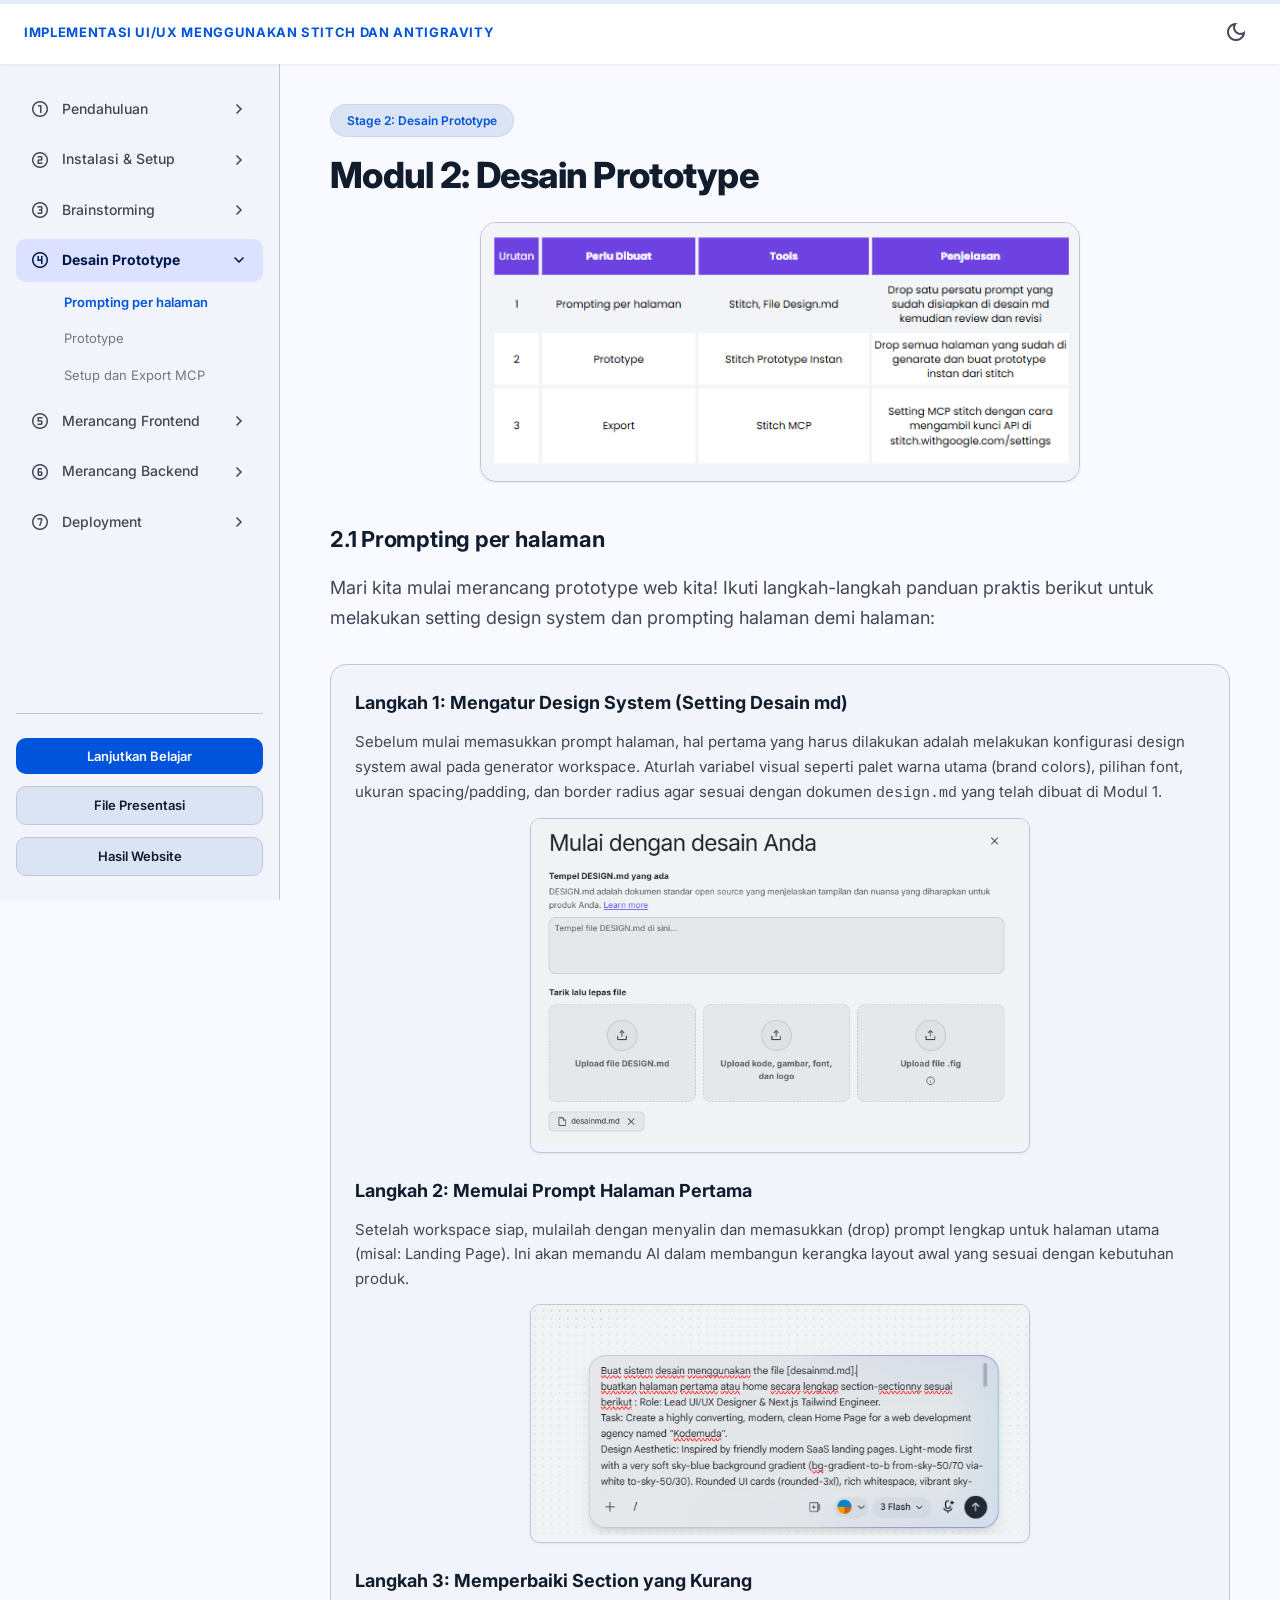
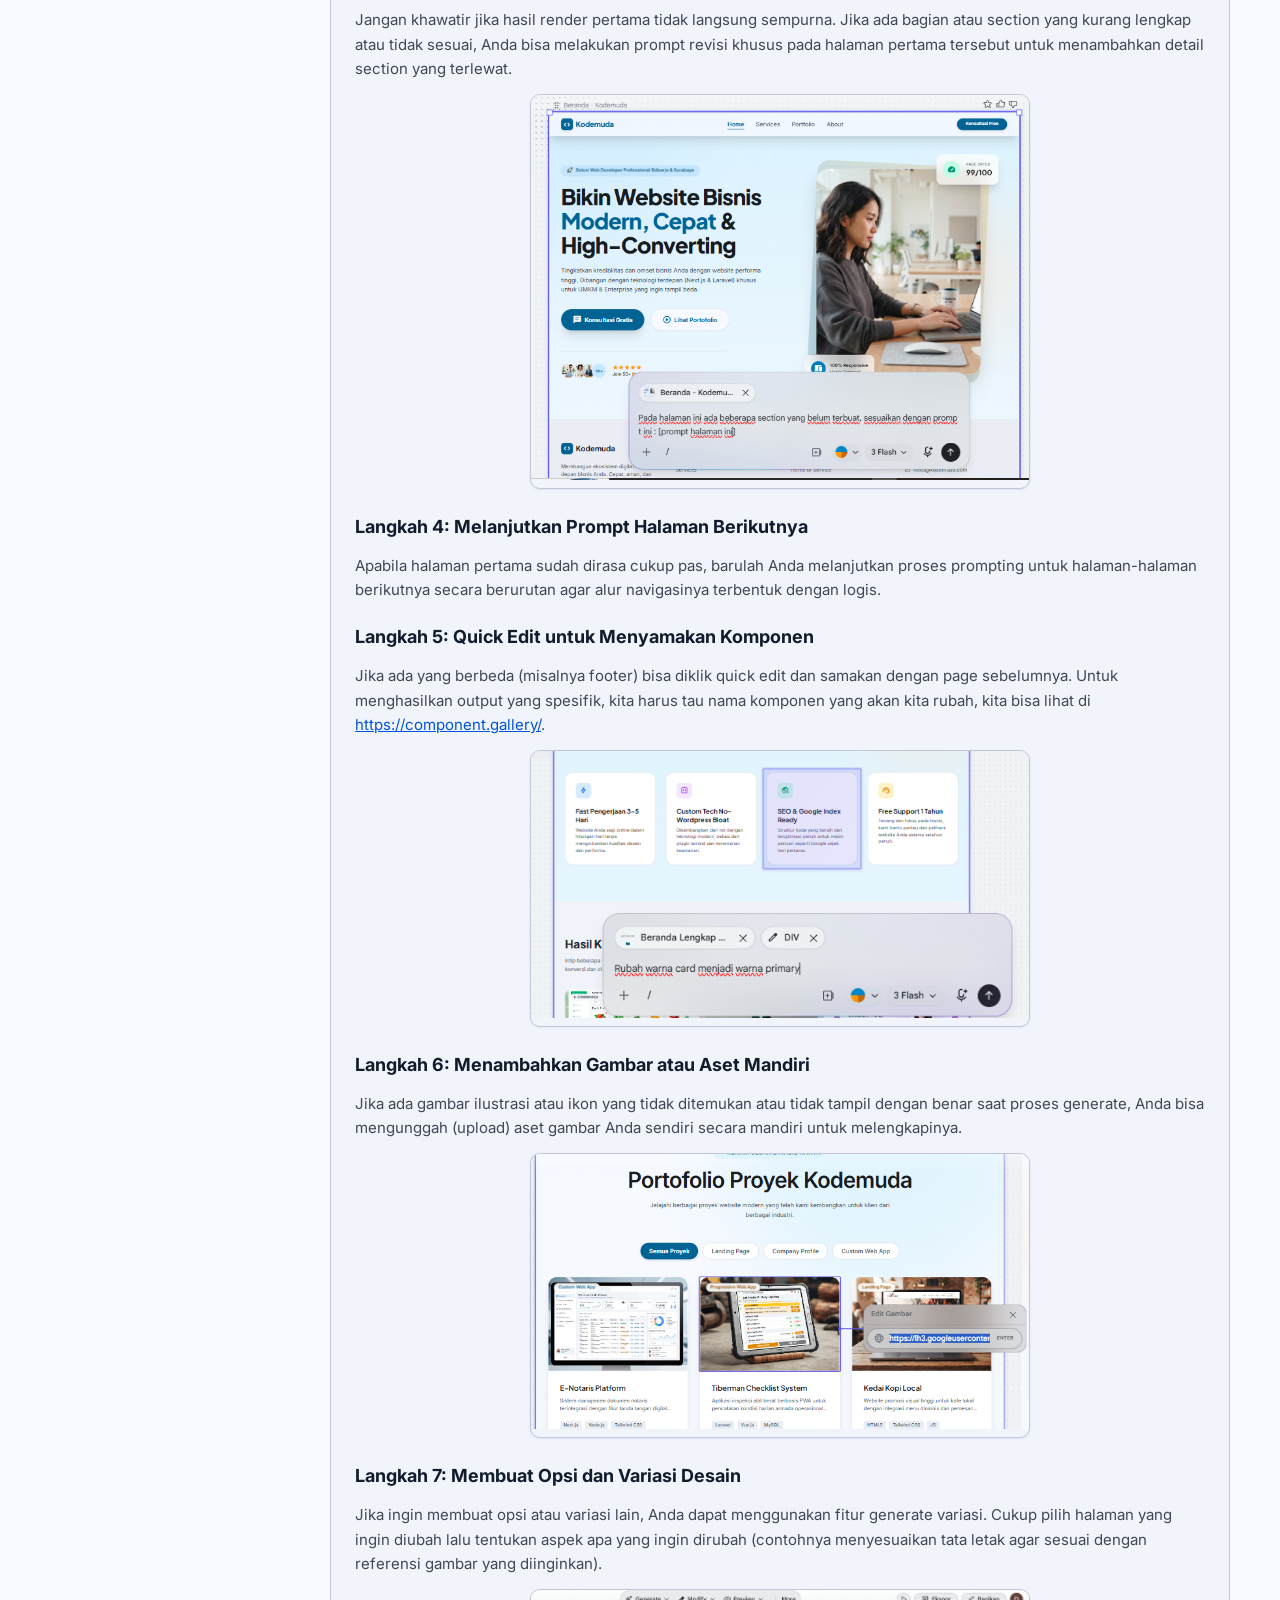
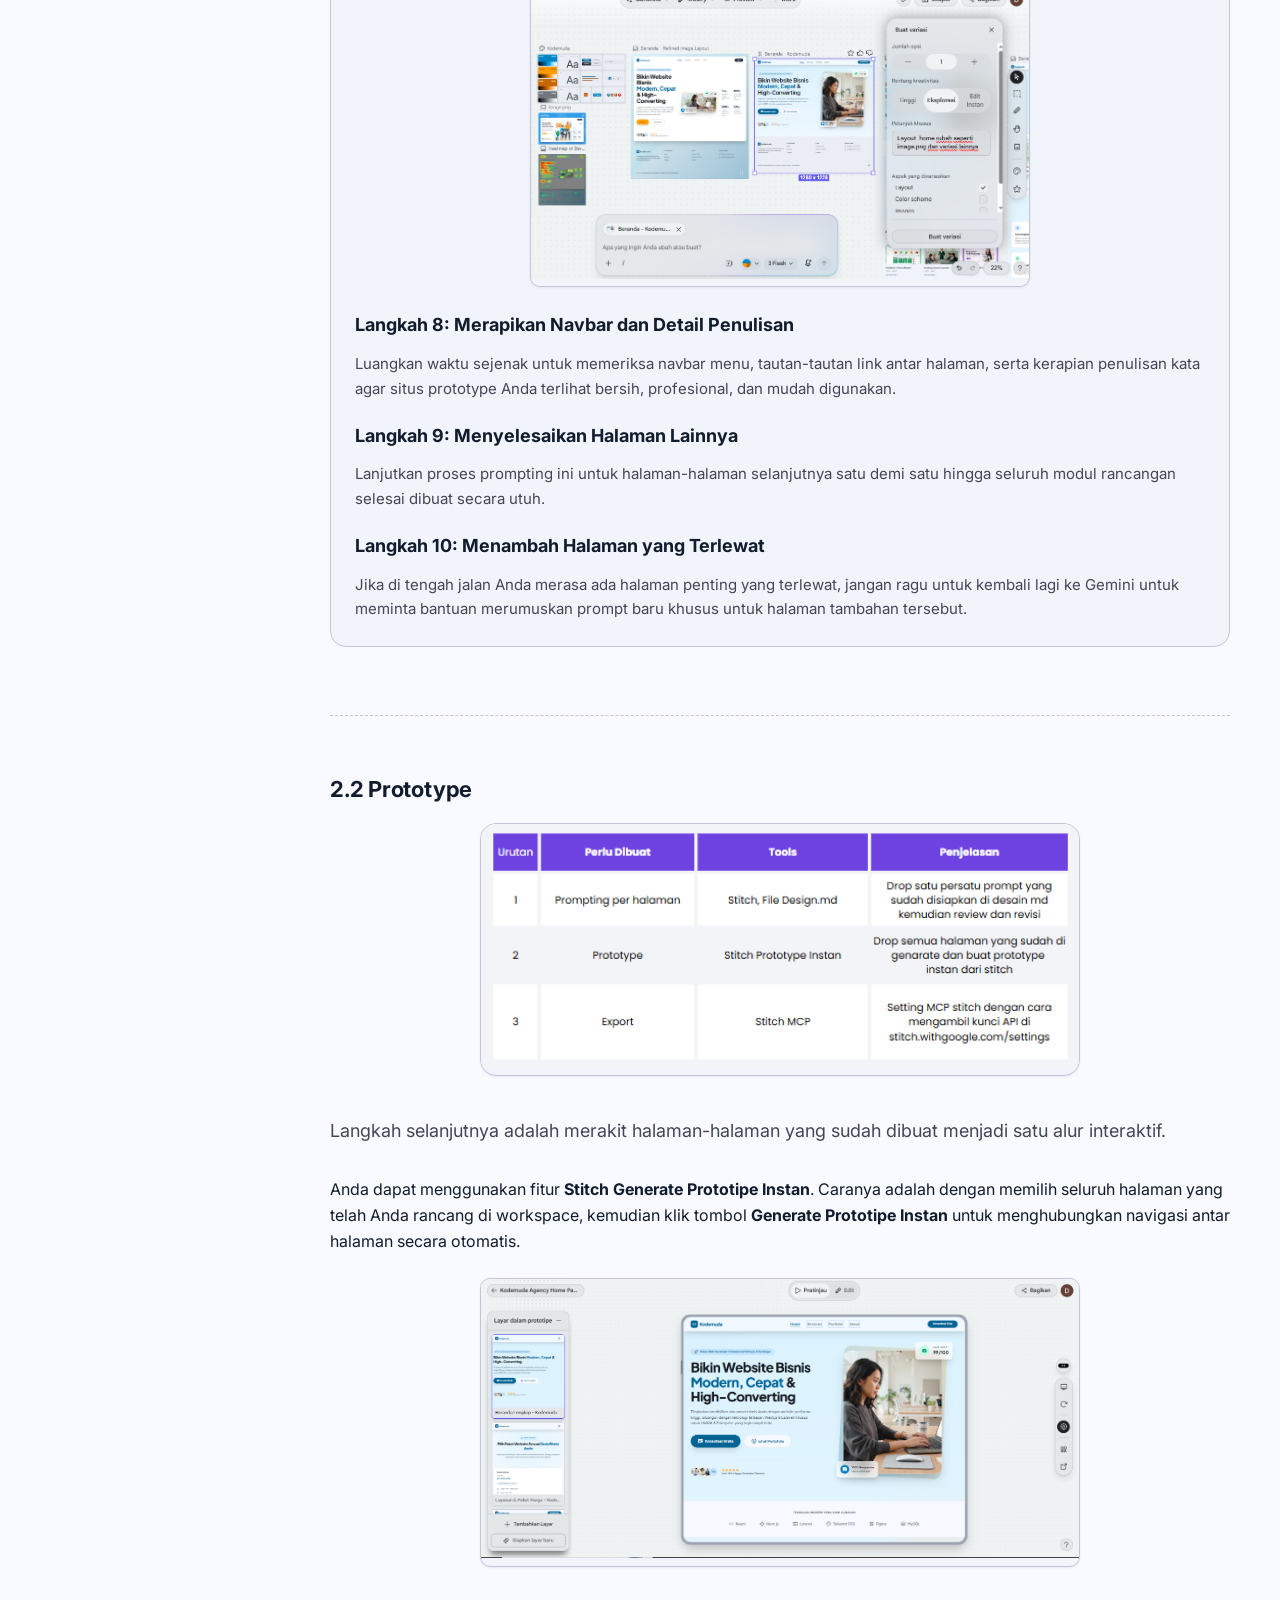
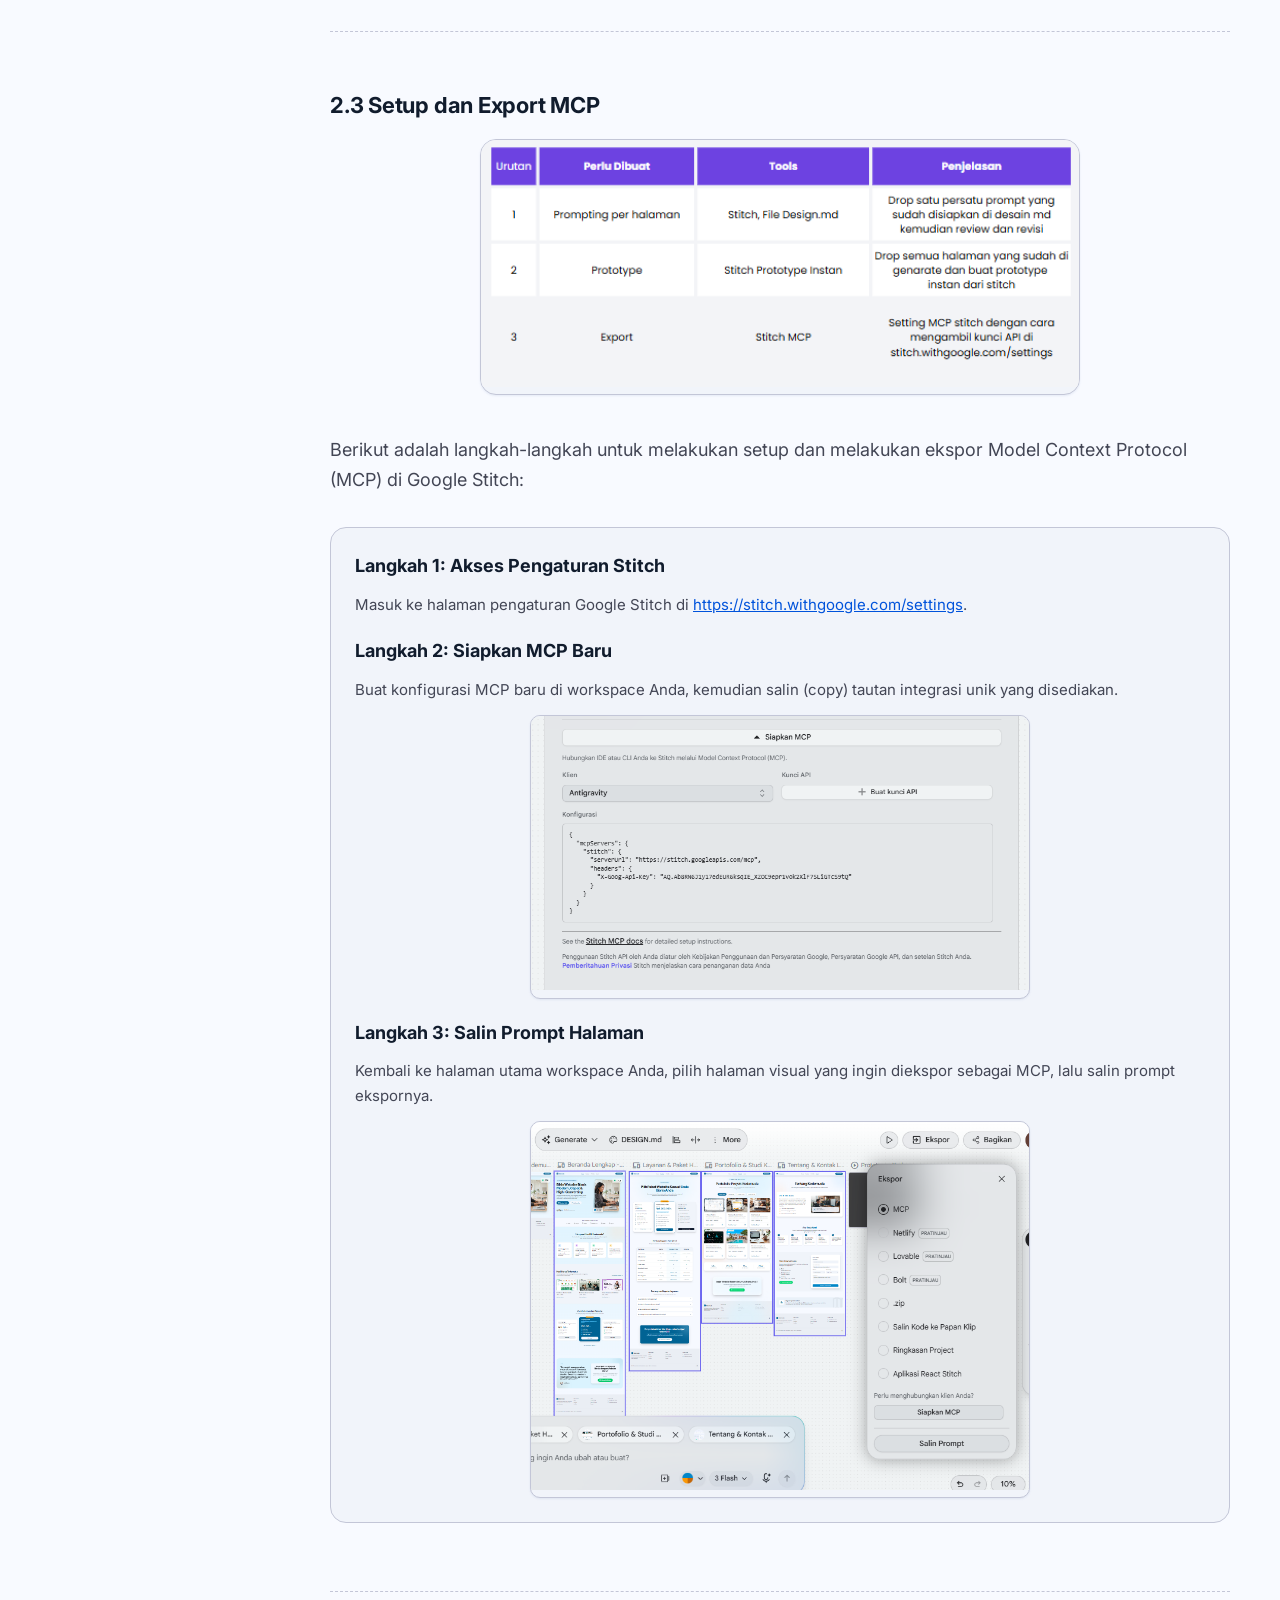
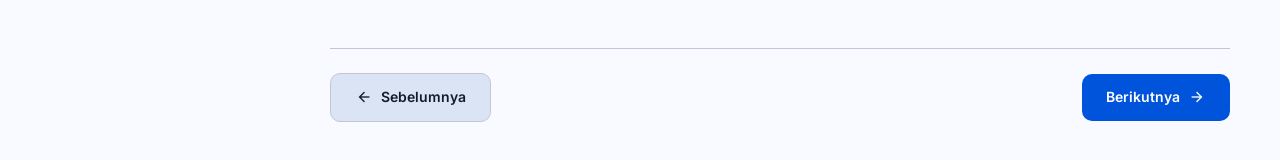
<file: modul2.html>
<!DOCTYPE html>
<html lang="id">

<head>
    <meta charset="UTF-8">
    <meta name="viewport" content="width=device-width, initial-scale=1.0">
    <title>Modul Ajar: Brainstorming - Konsep Dasar</title>

    <!-- Google Fonts & Material Icons -->
    <link href="https://fonts.googleapis.com/css2?family=Inter:wght@300;400;500;600;700;800&display=swap"
        rel="stylesheet">
    <link
        href="https://fonts.googleapis.com/css2?family=Material+Symbols+Outlined:opsz,wght,FILL,GRAD@20..48,100..700,0..1,-50..200"
        rel="stylesheet">

    <!-- Custom Style Sheet -->
    <link rel="stylesheet" href="style.css">
</head>

<body>
    <!-- Top Progress Bar Container -->
    <div class="scroll-progress-container">
        <div class="scroll-progress-bar" id="scrollProgress"></div>
    </div>

    <!-- Header Section -->
    <header class="header">
        <div class="header-left">
            <button class="menu-toggle" id="menuToggle" aria-label="Toggle Menu">
                <span class="material-symbols-outlined">menu</span>
            </button>
            <h2 class="header-title">IMPLEMENTASI UI/UX MENGGUNAKAN STITCH DAN ANTIGRAVITY</h2>
        </div>
        <div class="header-right">
            <button class="theme-toggle" id="themeToggle" aria-label="Toggle Theme">
                <span class="material-symbols-outlined" id="themeIcon">dark_mode</span>
            </button>
        </div>
    </header>

    <div class="app-layout">
        <!-- Sidebar Navigation -->
        <aside class="sidebar" id="sidebar">


            <nav class="sidebar-nav">
                <ul class="nav-list">
                    <li class="nav-item collapsed">
                        <a href="index.html" class="nav-link">
                            <span class="material-symbols-outlined">counter_1</span>
                            <span>Pendahuluan</span>
                            <span class="material-symbols-outlined caret-icon">expand_more</span>
                        </a>
                        <ul class="nav-sub-list">
                            <li><a href="index.html#sub1" class="nav-sub-link">Pengenalan Stitch</a></li>
                            <li><a href="index.html#sub2" class="nav-sub-link">Pengenalan Antigravity</a></li>
                        </ul>
                    </li>
                    <li class="nav-item collapsed">
                        <a href="instalasi.html" class="nav-link">
                            <span class="material-symbols-outlined">counter_2</span>
                            <span>Instalasi & Setup</span>
                            <span class="material-symbols-outlined caret-icon">expand_more</span>
                        </a>
                        <ul class="nav-sub-list">
                            <li><a href="instalasi.html#sub1" class="nav-sub-link">Instalasi & Setup Antigravity</a>
                            </li>
                            <li><a href="instalasi.html#sub2" class="nav-sub-link">Setup Google Stitch</a></li>
                        </ul>
                    </li>
                    <li class="nav-item collapsed">
                        <a href="modul1.html" class="nav-link">
                            <span class="material-symbols-outlined">counter_3</span>
                            <span>Brainstorming</span>
                            <span class="material-symbols-outlined caret-icon">expand_more</span>
                        </a>
                        <ul class="nav-sub-list">
                            <li><a href="modul1.html#sub1" class="nav-sub-link">PRD (Requirement)</a></li>
                            <li><a href="modul1.html#sub2" class="nav-sub-link">Referensi Desain</a></li>
                            <li><a href="modul1.html#sub3" class="nav-sub-link">Design Md & Prompting</a></li>
                        </ul>
                    </li>
                    <li class="nav-item active">
                        <a href="modul2.html" class="nav-link">
                            <span class="material-symbols-outlined">counter_4</span>
                            <span>Desain Prototype</span>
                            <span class="material-symbols-outlined caret-icon">expand_more</span>
                        </a>
                        <ul class="nav-sub-list">
                            <li><a href="modul2.html#sub1" class="nav-sub-link active">Prompting per halaman</a></li>
                            <li><a href="modul2.html#sub2" class="nav-sub-link">Prototype</a></li>
                            <li><a href="modul2.html#sub3" class="nav-sub-link">Setup dan Export MCP</a></li>
                        </ul>
                    </li>
                    <li class="nav-item collapsed">
                        <a href="modul3.html" class="nav-link">
                            <span class="material-symbols-outlined">counter_5</span>
                            <span>Merancang Frontend</span>
                            <span class="material-symbols-outlined caret-icon">expand_more</span>
                        </a>
                        <ul class="nav-sub-list">
                            <li><a href="modul3.html#sub1" class="nav-sub-link">Prompting per halaman</a></li>
                        </ul>
                    </li>
                    <li class="nav-item collapsed">
                        <a href="modul4.html" class="nav-link">
                            <span class="material-symbols-outlined">counter_6</span>
                            <span>Merancang Backend</span>
                            <span class="material-symbols-outlined caret-icon">expand_more</span>
                        </a>
                        <ul class="nav-sub-list">
                            <li><a href="modul4.html#sub1" class="nav-sub-link">Prompting per halaman</a></li>
                        </ul>
                    </li>
                    <li class="nav-item collapsed">
                        <a href="modul5.html" class="nav-link">
                            <span class="material-symbols-outlined">counter_7</span>
                            <span>Deployment</span>
                            <span class="material-symbols-outlined caret-icon">expand_more</span>
                        </a>
                        <ul class="nav-sub-list">
                            <li><a href="modul5.html#sub1" class="nav-sub-link">Deploy dengan Github</a></li>
                        </ul>
                    </li>
                </ul>
            </nav>

            <div class="sidebar-footer">
                <a href="modul3.html" class="btn btn-primary btn-block mb-3">
                    Lanjutkan Belajar
                </a>
                <a href="assets/filepresentasi.pdf" target="_blank" class="btn btn-secondary btn-block mb-3">
                    File Presentasi
                </a>
                <a href="website/index.html" target="_blank" class="btn btn-secondary btn-block">
                    Hasil Website
                </a>
            </div>
        </aside>

        <!-- Sidebar Overlay for Mobile -->
        <div class="sidebar-overlay" id="sidebarOverlay"></div>

        <!-- Main Content Area -->
        <main class="main-content">
            <div class="content-container">
                <!-- Breadcrumb/Badge -->
                <div class="stage-badge-container">
                    <span class="badge stage-badge">Stage 2: Desain Prototype</span>
                </div>

                <!-- Main Header -->
                <h1 class="main-title">Modul 2: Desain Prototype</h1>
                <div class="hero-image-card">
                    <img src="assets/modul2/gambar1.PNG" alt="Prompting per halaman" class="hero-img">
                </div>

                <!-- Sub Modul 1 -->
                <div id="sub1" class="sub-module-section">
                    <h3 class="sub-module-title">2.1 Prompting per halaman</h3>
                    <p class="main-lead">
                        Mari kita mulai merancang prototype web kita! Ikuti langkah-langkah panduan praktis berikut
                        untuk melakukan setting design system dan prompting halaman demi halaman:
                    </p>

                    <div class="prd-details-card">
                        <h4 style="margin-top: 0;">Langkah 1: Mengatur Design System (Setting Desain md)</h4>
                        <p
                            style="color: var(--text-secondary); line-height: 1.65; margin-bottom: 12px; font-size: 15px;">
                            Sebelum mulai memasukkan prompt halaman, hal pertama yang harus dilakukan adalah melakukan
                            konfigurasi design system awal pada generator workspace. Aturlah variabel visual seperti
                            palet warna utama (brand colors), pilihan font, ukuran spacing/padding, dan border radius
                            agar sesuai dengan dokumen <code>design.md</code> yang telah dibuat di Modul 1.
                        </p>
                        <div class="hero-image-card"
                            style="max-width: 500px; margin: 0 0 24px 0; border: 1px solid var(--outline-variant); border-radius: var(--radius-md); overflow: hidden;">
                            <img src="assets/modul2/tutorial1.PNG" alt="Tutorial Setting Desain" class="hero-img">
                        </div>

                        <h4>Langkah 2: Memulai Prompt Halaman Pertama</h4>
                        <p
                            style="color: var(--text-secondary); line-height: 1.65; margin-bottom: 12px; font-size: 15px;">
                            Setelah workspace siap, mulailah dengan menyalin dan memasukkan (drop) prompt lengkap untuk
                            halaman utama (misal: Landing Page). Ini akan memandu AI dalam membangun kerangka layout
                            awal yang sesuai dengan kebutuhan produk.
                        </p>
                        <div class="hero-image-card"
                            style="max-width: 500px; margin: 0 0 24px 0; border: 1px solid var(--outline-variant); border-radius: var(--radius-md); overflow: hidden;">
                            <img src="assets/modul2/tutorial5.PNG" alt="Tutorial Drop Prompt Pertama" class="hero-img">
                        </div>

                        <h4>Langkah 3: Memperbaiki Section yang Kurang</h4>
                        <p
                            style="color: var(--text-secondary); line-height: 1.65; margin-bottom: 12px; font-size: 15px;">
                            Jangan khawatir jika hasil render pertama tidak langsung sempurna. Jika ada bagian atau
                            section yang kurang lengkap atau tidak sesuai, Anda bisa melakukan prompt revisi khusus pada
                            halaman pertama tersebut untuk menambahkan detail section yang terlewat.
                        </p>
                        <div class="hero-image-card"
                            style="max-width: 500px; margin: 0 0 24px 0; border: 1px solid var(--outline-variant); border-radius: var(--radius-md); overflow: hidden;">
                            <img src="assets/modul2/tutorial3.PNG" alt="Tutorial Iterasi Section" class="hero-img">
                        </div>

                        <h4>Langkah 4: Melanjutkan Prompt Halaman Berikutnya</h4>
                        <p
                            style="color: var(--text-secondary); line-height: 1.65; margin-bottom: 20px; font-size: 15px;">
                            Apabila halaman pertama sudah dirasa cukup pas, barulah Anda melanjutkan proses prompting
                            untuk halaman-halaman berikutnya secara berurutan agar alur navigasinya terbentuk dengan
                            logis.
                        </p>

                        <h4>Langkah 5: Quick Edit untuk Menyamakan Komponen</h4>
                        <p
                            style="color: var(--text-secondary); line-height: 1.65; margin-bottom: 12px; font-size: 15px;">
                            Jika ada yang berbeda (misalnya footer) bisa diklik quick edit dan samakan dengan page
                            sebelumnya. Untuk menghasilkan output yang spesifik, kita harus tau nama komponen yang akan
                            kita rubah, kita bisa lihat di <a href="https://component.gallery/" target="_blank"
                                style="color: var(--primary); text-decoration: underline;">https://component.gallery/</a>.
                        </p>
                        <div class="hero-image-card"
                            style="max-width: 500px; margin: 0 0 24px 0; border: 1px solid var(--outline-variant); border-radius: var(--radius-md); overflow: hidden;">
                            <img src="assets/modul2/tutorial2.PNG" alt="Tutorial Quick Edit" class="hero-img">
                        </div>

                        <h4>Langkah 6: Menambahkan Gambar atau Aset Mandiri</h4>
                        <p
                            style="color: var(--text-secondary); line-height: 1.65; margin-bottom: 12px; font-size: 15px;">
                            Jika ada gambar ilustrasi atau ikon yang tidak ditemukan atau tidak tampil dengan benar saat
                            proses generate, Anda bisa mengunggah (upload) aset gambar Anda sendiri secara mandiri untuk
                            melengkapinya.
                        </p>
                        <div class="hero-image-card"
                            style="max-width: 500px; margin: 0 0 24px 0; border: 1px solid var(--outline-variant); border-radius: var(--radius-md); overflow: hidden;">
                            <img src="assets/modul2/tutorial4.PNG" alt="Tutorial Upload Gambar" class="hero-img">
                        </div>

                        <h4>Langkah 7: Membuat Opsi dan Variasi Desain</h4>
                        <p
                            style="color: var(--text-secondary); line-height: 1.65; margin-bottom: 12px; font-size: 15px;">
                            Jika ingin membuat opsi atau variasi lain, Anda dapat menggunakan fitur generate variasi. Cukup pilih halaman yang ingin diubah lalu tentukan aspek apa yang ingin dirubah (contohnya menyesuaikan tata letak agar sesuai dengan referensi gambar yang diinginkan).
                        </p>
                        <div class="hero-image-card"
                            style="max-width: 500px; margin: 0 0 24px 0; border: 1px solid var(--outline-variant); border-radius: var(--radius-md); overflow: hidden;">
                            <img src="assets/modul2/tutorial8.PNG" alt="Tutorial Generate Variasi" class="hero-img">
                        </div>

                        <h4>Langkah 8: Merapikan Navbar dan Detail Penulisan</h4>
                        <p
                            style="color: var(--text-secondary); line-height: 1.65; margin-bottom: 20px; font-size: 15px;">
                            Luangkan waktu sejenak untuk memeriksa navbar menu, tautan-tautan link antar halaman, serta
                            kerapian penulisan kata agar situs prototype Anda terlihat bersih, profesional, dan mudah
                            digunakan.
                        </p>

                        <h4>Langkah 9: Menyelesaikan Halaman Lainnya</h4>
                        <p
                            style="color: var(--text-secondary); line-height: 1.65; margin-bottom: 20px; font-size: 15px;">
                            Lanjutkan proses prompting ini untuk halaman-halaman selanjutnya satu demi satu hingga
                            seluruh modul rancangan selesai dibuat secara utuh.
                        </p>

                        <h4>Langkah 10: Menambah Halaman yang Terlewat</h4>
                        <p style="color: var(--text-secondary); line-height: 1.65; margin-bottom: 0; font-size: 15px;">
                            Jika di tengah jalan Anda merasa ada halaman penting yang terlewat, jangan ragu untuk
                            kembali lagi ke Gemini untuk meminta bantuan merumuskan prompt baru khusus untuk halaman
                            tambahan tersebut.
                        </p>
                    </div>

                </div>

                <!-- Sub Modul 2 -->
                <div id="sub2" class="sub-module-section">
                    <h3 class="sub-module-title">2.2 Prototype</h3>
                    <div class="hero-image-card">
                        <img src="assets/modul2/gambar2.png" alt="Prototype" class="hero-img">
                    </div>
                    <p class="main-lead">
                        Langkah selanjutnya adalah merakit halaman-halaman yang sudah dibuat menjadi satu alur
                        interaktif.
                    </p>
                    <p style="margin-bottom: 24px;">
                        Anda dapat menggunakan fitur <strong>Stitch Generate Prototipe Instan</strong>. Caranya adalah
                        dengan memilih seluruh halaman yang telah Anda rancang di workspace, kemudian klik tombol
                        <strong>Generate Prototipe Instan</strong> untuk menghubungkan navigasi antar halaman secara
                        otomatis.
                    </p>

                    <div class="hero-image-card"
                        style="border: 1px solid var(--outline-variant); border-radius: var(--radius-md); overflow: hidden; margin-bottom: 24px;">
                        <img src="assets/modul2/prototipeinstan.PNG" alt="Stitch Generate Prototipe Instan"
                            class="hero-img">
                    </div>

                </div>

                <!-- Sub Modul 3 -->
                <div id="sub3" class="sub-module-section">
                    <h3 class="sub-module-title">2.3 Setup dan Export MCP</h3>
                    <div class="hero-image-card">
                        <img src="assets/modul2/gambar3.png" alt="Export MCP" class="hero-img">
                    </div>
                    <p class="main-lead">
                        Berikut adalah langkah-langkah untuk melakukan setup dan melakukan ekspor Model Context Protocol
                        (MCP) di Google Stitch:
                    </p>

                    <div class="prd-details-card">
                        <h4 style="margin-top: 0;">Langkah 1: Akses Pengaturan Stitch</h4>
                        <p
                            style="color: var(--text-secondary); line-height: 1.65; margin-bottom: 20px; font-size: 15px;">
                            Masuk ke halaman pengaturan Google Stitch di <a
                                href="https://stitch.withgoogle.com/settings" target="_blank"
                                style="color: var(--primary); text-decoration: underline;">https://stitch.withgoogle.com/settings</a>.
                        </p>

                        <h4>Langkah 2: Siapkan MCP Baru</h4>
                        <p
                            style="color: var(--text-secondary); line-height: 1.65; margin-bottom: 12px; font-size: 15px;">
                            Buat konfigurasi MCP baru di workspace Anda, kemudian salin (copy) tautan integrasi unik
                            yang disediakan.
                        </p>
                        <div class="hero-image-card"
                            style="max-width: 500px; margin: 0 0 20px 0; border: 1px solid var(--outline-variant); border-radius: var(--radius-md); overflow: hidden;">
                            <img src="assets/modul2/tutorial7.PNG" alt="Tutorial Siapkan MCP Baru" class="hero-img">
                        </div>

                        <h4>Langkah 3: Salin Prompt Halaman</h4>
                        <p
                            style="color: var(--text-secondary); line-height: 1.65; margin-bottom: 12px; font-size: 15px;">
                            Kembali ke halaman utama workspace Anda, pilih halaman visual yang ingin diekspor sebagai
                            MCP, lalu salin prompt ekspornya.
                        </p>
                        <div class="hero-image-card"
                            style="max-width: 500px; margin: 0; border: 1px solid var(--outline-variant); border-radius: var(--radius-md); overflow: hidden;">
                            <img src="assets/modul2/tutorial6.PNG" alt="Tutorial Setup & Export MCP" class="hero-img">
                        </div>
                    </div>

                </div>
                <!-- Pagination Navigation -->
                <div class="module-pagination"
                    style="display: flex; justify-content: space-between; align-items: center; margin-top: 48px; padding-top: 24px; border-top: 1px solid var(--outline-variant);">
                    <a href="modul1.html" class="btn btn-secondary"
                        style="display: inline-flex; align-items: center; gap: 8px;">
                        <span class="material-symbols-outlined" style="font-size: 18px;">arrow_back</span>
                        <span>Sebelumnya</span>
                    </a>
                    <a href="modul3.html" class="btn btn-primary"
                        style="display: inline-flex; align-items: center; gap: 8px;">
                        <span>Berikutnya</span>
                        <span class="material-symbols-outlined" style="font-size: 18px;">arrow_forward</span>
                    </a>
                </div>
            </div>
        </main>
    </div>

    <!-- Script file -->
    <script src="script.js"></script>
</body>

</html>
</file>
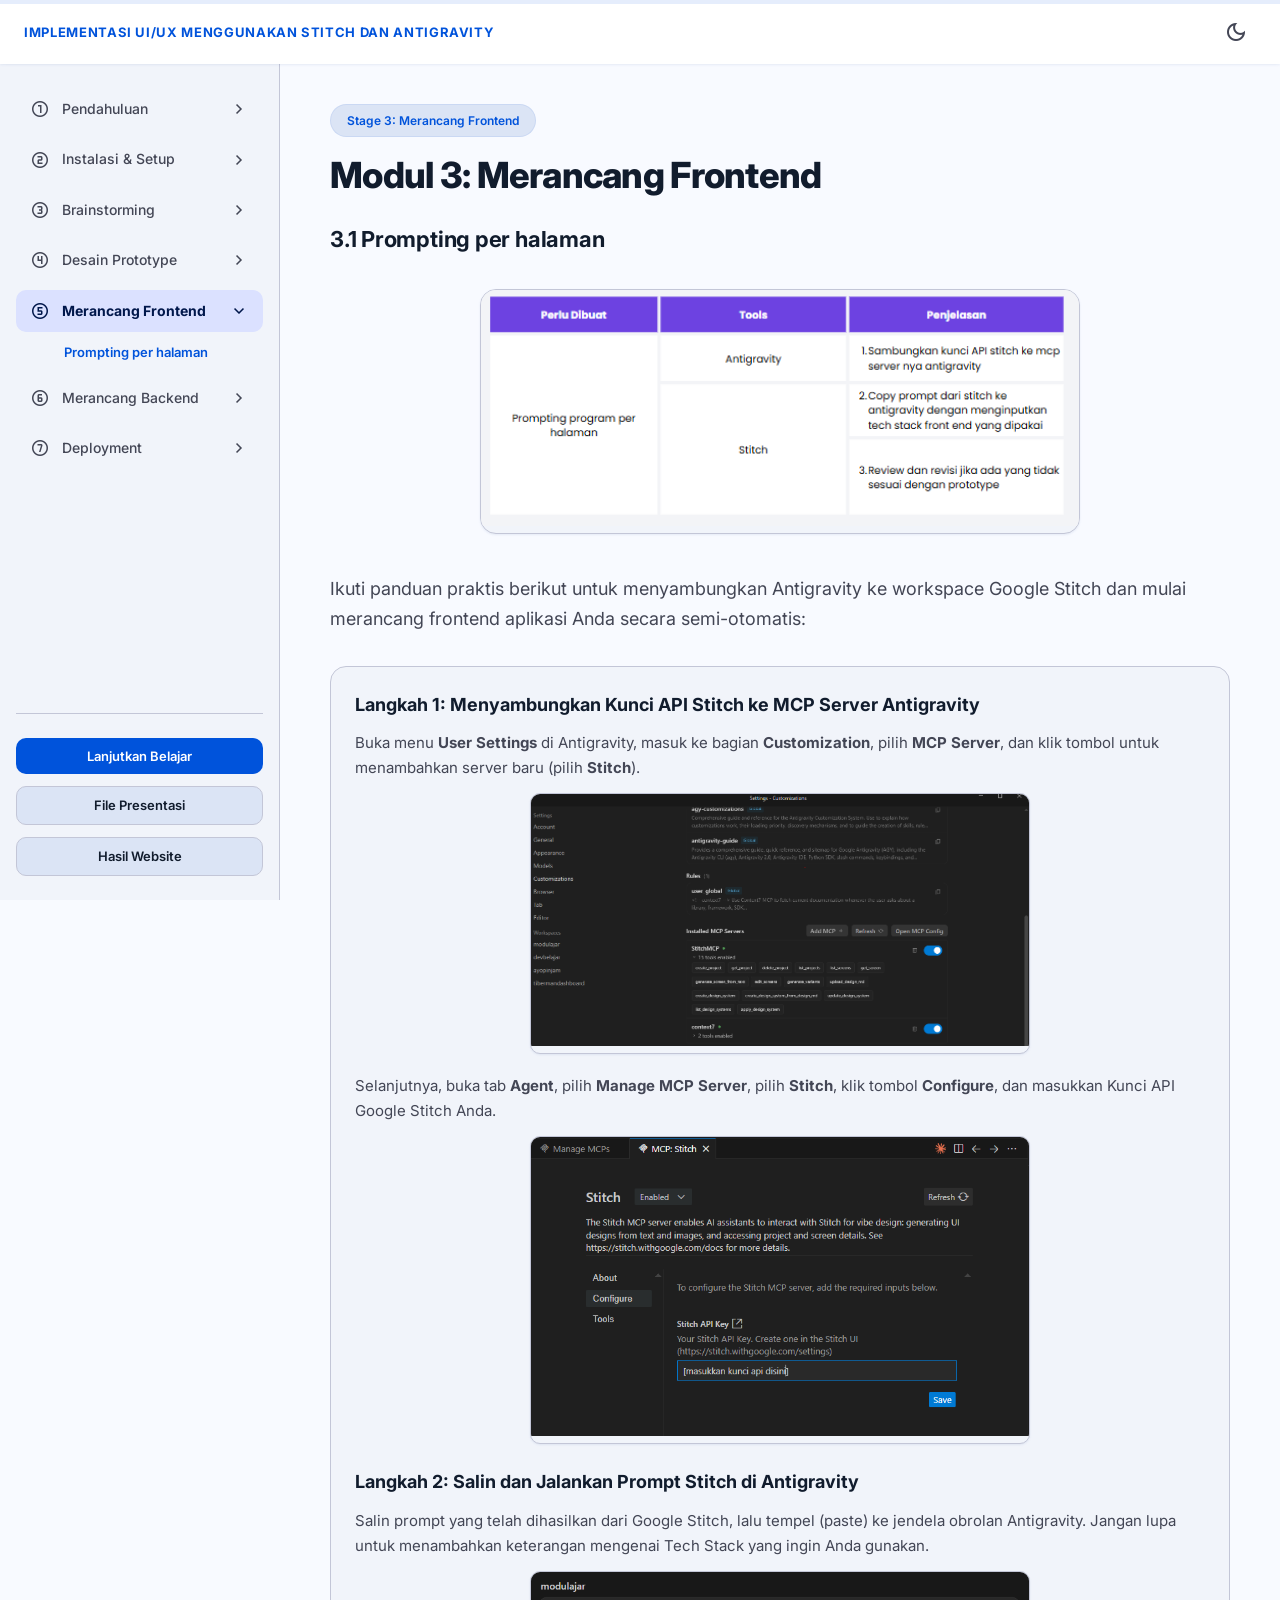
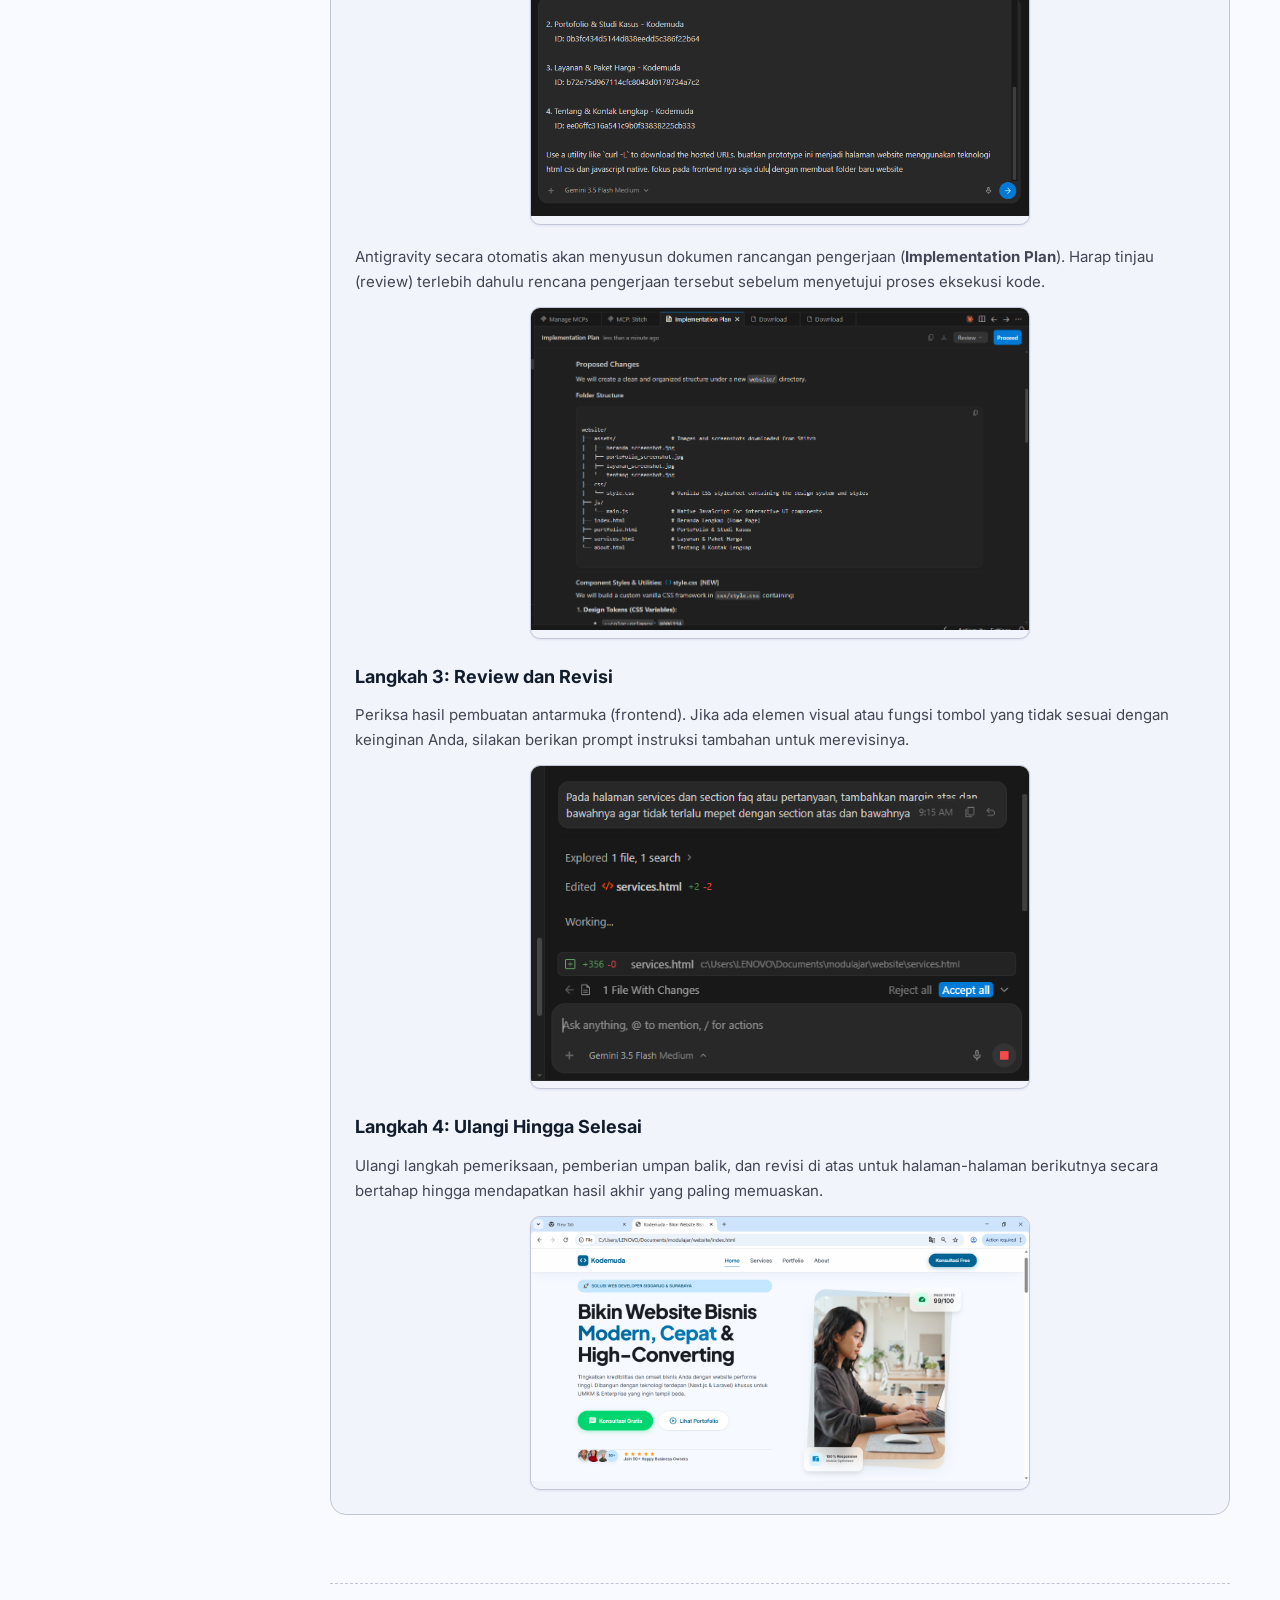
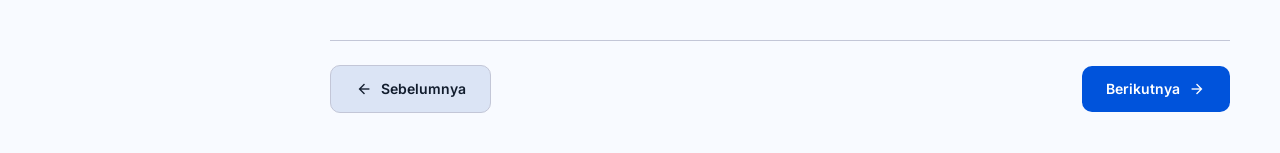
<file: modul3.html>
<!DOCTYPE html>
<html lang="id">

<head>
    <meta charset="UTF-8">
    <meta name="viewport" content="width=device-width, initial-scale=1.0">
    <title>Modul Ajar: Brainstorming - Pendalaman</title>

    <!-- Google Fonts & Material Icons -->
    <link href="https://fonts.googleapis.com/css2?family=Inter:wght@300;400;500;600;700;800&display=swap"
        rel="stylesheet">
    <link
        href="https://fonts.googleapis.com/css2?family=Material+Symbols+Outlined:opsz,wght,FILL,GRAD@20..48,100..700,0..1,-50..200"
        rel="stylesheet">

    <!-- Custom Style Sheet -->
    <link rel="stylesheet" href="style.css">
</head>

<body>
    <!-- Top Progress Bar Container -->
    <div class="scroll-progress-container">
        <div class="scroll-progress-bar" id="scrollProgress"></div>
    </div>

    <!-- Header Section -->
    <header class="header">
        <div class="header-left">
            <button class="menu-toggle" id="menuToggle" aria-label="Toggle Menu">
                <span class="material-symbols-outlined">menu</span>
            </button>
            <h2 class="header-title">IMPLEMENTASI UI/UX MENGGUNAKAN STITCH DAN ANTIGRAVITY</h2>
        </div>
        <div class="header-right">
            <button class="theme-toggle" id="themeToggle" aria-label="Toggle Theme">
                <span class="material-symbols-outlined" id="themeIcon">dark_mode</span>
            </button>
        </div>
    </header>

    <div class="app-layout">
        <!-- Sidebar Navigation -->
        <aside class="sidebar" id="sidebar">


            <nav class="sidebar-nav">
                <ul class="nav-list">
                    <li class="nav-item collapsed">
                        <a href="index.html" class="nav-link">
                            <span class="material-symbols-outlined">counter_1</span>
                            <span>Pendahuluan</span>
                            <span class="material-symbols-outlined caret-icon">expand_more</span>
                        </a>
                        <ul class="nav-sub-list">
                            <li><a href="index.html#sub1" class="nav-sub-link">Pengenalan Stitch</a></li>
                            <li><a href="index.html#sub2" class="nav-sub-link">Pengenalan Antigravity</a></li>
                        </ul>
                    </li>
                    <li class="nav-item collapsed">
                        <a href="instalasi.html" class="nav-link">
                            <span class="material-symbols-outlined">counter_2</span>
                            <span>Instalasi & Setup</span>
                            <span class="material-symbols-outlined caret-icon">expand_more</span>
                        </a>
                        <ul class="nav-sub-list">
                            <li><a href="instalasi.html#sub1" class="nav-sub-link">Instalasi & Setup Antigravity</a>
                            </li>
                            <li><a href="instalasi.html#sub2" class="nav-sub-link">Setup Google Stitch</a></li>
                        </ul>
                    </li>
                    <li class="nav-item collapsed">
                        <a href="modul1.html" class="nav-link">
                            <span class="material-symbols-outlined">counter_3</span>
                            <span>Brainstorming</span>
                            <span class="material-symbols-outlined caret-icon">expand_more</span>
                        </a>
                        <ul class="nav-sub-list">
                            <li><a href="modul1.html#sub1" class="nav-sub-link">PRD (Requirement)</a></li>
                            <li><a href="modul1.html#sub2" class="nav-sub-link">Referensi Desain</a></li>
                            <li><a href="modul1.html#sub3" class="nav-sub-link">Design Md & Prompting</a></li>
                        </ul>
                    </li>
                    <li class="nav-item collapsed">
                        <a href="modul2.html" class="nav-link">
                            <span class="material-symbols-outlined">counter_4</span>
                            <span>Desain Prototype</span>
                            <span class="material-symbols-outlined caret-icon">expand_more</span>
                        </a>
                        <ul class="nav-sub-list">
                            <li><a href="modul2.html#sub1" class="nav-sub-link">Prompting per halaman</a></li>
                            <li><a href="modul2.html#sub2" class="nav-sub-link">Prototype</a></li>
                            <li><a href="modul2.html#sub3" class="nav-sub-link">Setup dan Export MCP</a></li>
                        </ul>
                    </li>
                    <li class="nav-item active">
                        <a href="modul3.html" class="nav-link">
                            <span class="material-symbols-outlined">counter_5</span>
                            <span>Merancang Frontend</span>
                            <span class="material-symbols-outlined caret-icon">expand_more</span>
                        </a>
                        <ul class="nav-sub-list">
                            <li><a href="modul3.html#sub1" class="nav-sub-link active">Prompting per halaman</a></li>
                        </ul>
                    </li>
                    <li class="nav-item collapsed">
                        <a href="modul4.html" class="nav-link">
                            <span class="material-symbols-outlined">counter_6</span>
                            <span>Merancang Backend</span>
                            <span class="material-symbols-outlined caret-icon">expand_more</span>
                        </a>
                        <ul class="nav-sub-list">
                            <li><a href="modul4.html#sub1" class="nav-sub-link">Prompting per halaman</a></li>
                        </ul>
                    </li>
                    <li class="nav-item collapsed">
                        <a href="modul5.html" class="nav-link">
                            <span class="material-symbols-outlined">counter_7</span>
                            <span>Deployment</span>
                            <span class="material-symbols-outlined caret-icon">expand_more</span>
                        </a>
                        <ul class="nav-sub-list">
                            <li><a href="modul5.html#sub1" class="nav-sub-link">Deploy dengan Github</a></li>
                        </ul>
                    </li>
                </ul>
            </nav>

            <div class="sidebar-footer">
                <a href="modul4.html" class="btn btn-primary btn-block mb-3">
                    Lanjutkan Belajar
                </a>
                <a href="assets/filepresentasi.pdf" target="_blank" class="btn btn-secondary btn-block mb-3">
                    File Presentasi
                </a>
                <a href="website/index.html" target="_blank" class="btn btn-secondary btn-block">
                    Hasil Website
                </a>
            </div>
        </aside>

        <!-- Sidebar Overlay for Mobile -->
        <div class="sidebar-overlay" id="sidebarOverlay"></div>

        <!-- Main Content Area -->
        <main class="main-content">
            <div class="content-container">
                <!-- Breadcrumb/Badge -->
                <div class="stage-badge-container">
                    <span class="badge stage-badge">Stage 3: Merancang Frontend</span>
                </div>

                <!-- Main Header -->
                <h1 class="main-title">Modul 3: Merancang Frontend</h1>

                <!-- Sub Modul 1 -->
                <div id="sub1" class="sub-module-section">
                    <h3 class="sub-module-title">3.1 Prompting per halaman</h3>

                    <div class="hero-image-card" style="margin-top: 32px;">
                        <img src="assets/modul3/gambar.png" alt="Prompting per halaman" class="hero-img">
                    </div>
                    <p class="main-lead">
                        Ikuti panduan praktis berikut untuk menyambungkan Antigravity ke workspace Google Stitch dan
                        mulai merancang frontend aplikasi Anda secara semi-otomatis:
                    </p>

                    <div class="prd-details-card">
                        <h4 style="margin-top: 0;">Langkah 1: Menyambungkan Kunci API Stitch ke MCP Server Antigravity
                        </h4>
                        <p
                            style="color: var(--text-secondary); line-height: 1.65; margin-bottom: 12px; font-size: 15px;">
                            Buka menu <strong>User Settings</strong> di Antigravity, masuk ke bagian
                            <strong>Customization</strong>, pilih <strong>MCP Server</strong>, dan klik tombol untuk
                            menambahkan server baru (pilih <strong>Stitch</strong>).
                        </p>
                        <div class="hero-image-card"
                            style="max-width: 500px; margin: 0 0 20px 0; border: 1px solid var(--outline-variant); border-radius: var(--radius-md); overflow: hidden;">
                            <img src="assets/modul3/tutorial1modul3.PNG" alt="Open Settings & Add MCP Server"
                                class="hero-img">
                        </div>

                        <p
                            style="color: var(--text-secondary); line-height: 1.65; margin-bottom: 12px; font-size: 15px;">
                            Selanjutnya, buka tab <strong>Agent</strong>, pilih <strong>Manage MCP Server</strong>,
                            pilih <strong>Stitch</strong>, klik tombol <strong>Configure</strong>, dan masukkan Kunci
                            API Google Stitch Anda.
                        </p>
                        <div class="hero-image-card"
                            style="max-width: 500px; margin: 0 0 24px 0; border: 1px solid var(--outline-variant); border-radius: var(--radius-md); overflow: hidden;">
                            <img src="assets/modul3/tutorial2modul3.PNG" alt="Configure Kunci API" class="hero-img">
                        </div>

                        <h4>Langkah 2: Salin dan Jalankan Prompt Stitch di Antigravity</h4>
                        <p
                            style="color: var(--text-secondary); line-height: 1.65; margin-bottom: 12px; font-size: 15px;">
                            Salin prompt yang telah dihasilkan dari Google Stitch, lalu tempel (paste) ke jendela
                            obrolan Antigravity. Jangan lupa untuk menambahkan keterangan mengenai Tech Stack yang ingin
                            Anda gunakan.
                        </p>
                        <div class="hero-image-card"
                            style="max-width: 500px; margin: 0 0 20px 0; border: 1px solid var(--outline-variant); border-radius: var(--radius-md); overflow: hidden;">
                            <img src="assets/modul3/tutorial3modul3.PNG" alt="Salin dan Kirim Prompt" class="hero-img">
                        </div>

                        <p
                            style="color: var(--text-secondary); line-height: 1.65; margin-bottom: 12px; font-size: 15px;">
                            Antigravity secara otomatis akan menyusun dokumen rancangan pengerjaan
                            (<strong>Implementation Plan</strong>). Harap tinjau (review) terlebih dahulu rencana
                            pengerjaan tersebut sebelum menyetujui proses eksekusi kode.
                        </p>
                        <div class="hero-image-card"
                            style="max-width: 500px; margin: 0 0 24px 0; border: 1px solid var(--outline-variant); border-radius: var(--radius-md); overflow: hidden;">
                            <img src="assets/modul3/tutorial4modul3.PNG" alt="Tinjau Rencana Pengerjaan"
                                class="hero-img">
                        </div>

                        <h4>Langkah 3: Review dan Revisi</h4>
                        <p
                            style="color: var(--text-secondary); line-height: 1.65; margin-bottom: 12px; font-size: 15px;">
                            Periksa hasil pembuatan antarmuka (frontend). Jika ada elemen visual atau fungsi tombol yang
                            tidak sesuai dengan keinginan Anda, silakan berikan prompt instruksi tambahan untuk
                            merevisinya.
                        </p>
                        <div class="hero-image-card"
                            style="max-width: 500px; margin: 0 0 24px 0; border: 1px solid var(--outline-variant); border-radius: var(--radius-md); overflow: hidden;">
                            <img src="assets/modul3/tutorial5modul3.PNG" alt="Evaluasi dan Revisi Code"
                                class="hero-img">
                        </div>

                        <h4>Langkah 4: Ulangi Hingga Selesai</h4>
                        <p
                            style="color: var(--text-secondary); line-height: 1.65; margin-bottom: 12px; font-size: 15px;">
                            Ulangi langkah pemeriksaan, pemberian umpan balik, dan revisi di atas untuk halaman-halaman
                            berikutnya secara bertahap hingga mendapatkan hasil akhir yang paling memuaskan.
                        </p>
                        <div class="hero-image-card"
                            style="max-width: 500px; margin: 0; border: 1px solid var(--outline-variant); border-radius: var(--radius-md); overflow: hidden;">
                            <img src="assets/modul3/tutorial6modul3.PNG" alt="Ulangi Iterasi" class="hero-img">
                        </div>
                    </div>
                </div>
                <!-- Pagination Navigation -->
                <div class="module-pagination"
                    style="display: flex; justify-content: space-between; align-items: center; margin-top: 48px; padding-top: 24px; border-top: 1px solid var(--outline-variant);">
                    <a href="modul2.html" class="btn btn-secondary"
                        style="display: inline-flex; align-items: center; gap: 8px;">
                        <span class="material-symbols-outlined" style="font-size: 18px;">arrow_back</span>
                        <span>Sebelumnya</span>
                    </a>
                    <a href="modul4.html" class="btn btn-primary"
                        style="display: inline-flex; align-items: center; gap: 8px;">
                        <span>Berikutnya</span>
                        <span class="material-symbols-outlined" style="font-size: 18px;">arrow_forward</span>
                    </a>
                </div>
            </div>
        </main>
    </div>

    <!-- Script file -->
    <script src="script.js"></script>
</body>

</html>
</file>
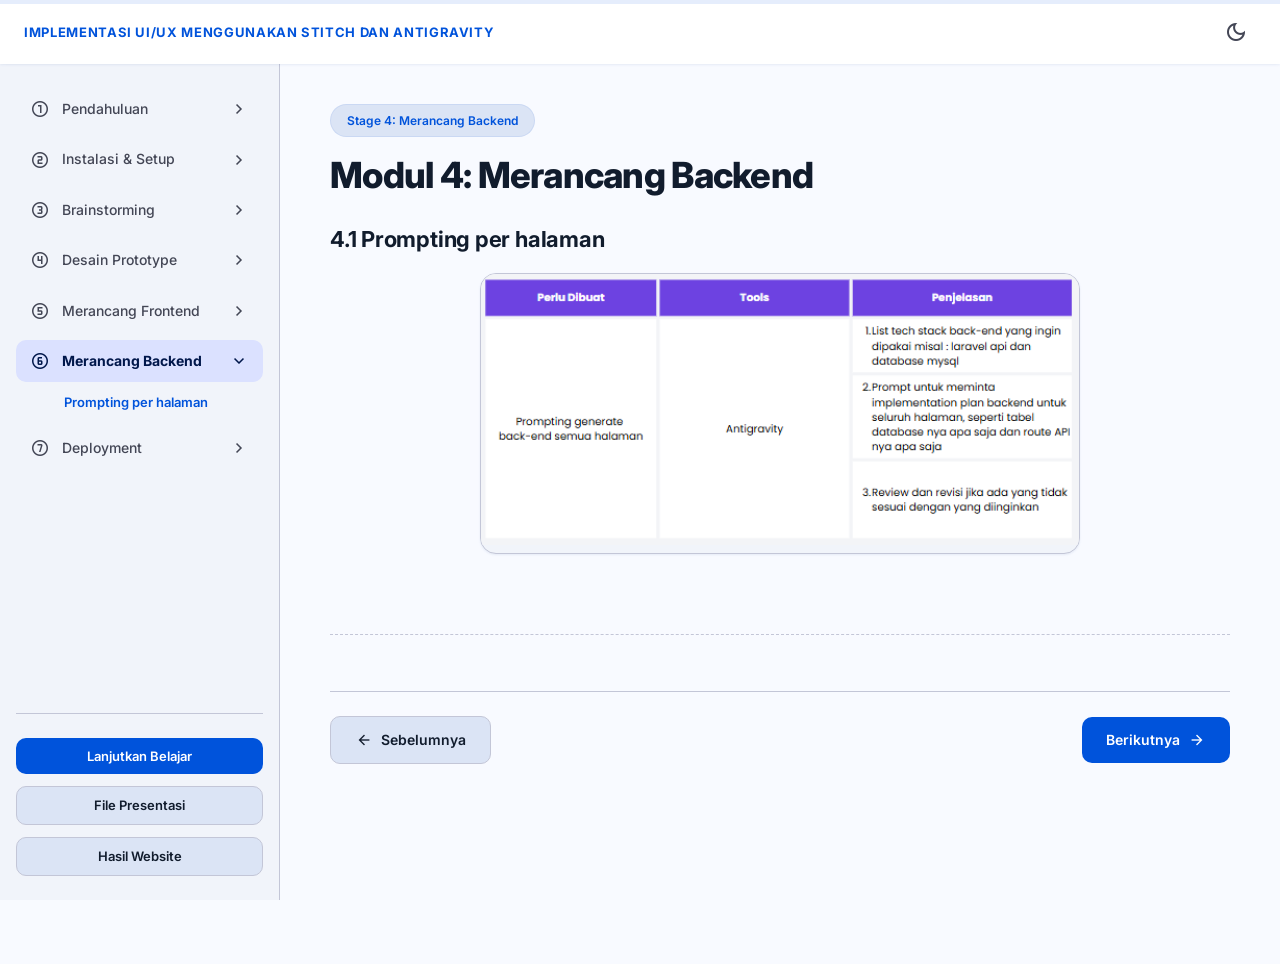
<file: modul4.html>
<!DOCTYPE html>
<html lang="id">

<head>
    <meta charset="UTF-8">
    <meta name="viewport" content="width=device-width, initial-scale=1.0">
    <title>Modul Ajar: Brainstorming - Evaluasi Akhir</title>

    <!-- Google Fonts & Material Icons -->
    <link href="https://fonts.googleapis.com/css2?family=Inter:wght@300;400;500;600;700;800&display=swap"
        rel="stylesheet">
    <link
        href="https://fonts.googleapis.com/css2?family=Material+Symbols+Outlined:opsz,wght,FILL,GRAD@20..48,100..700,0..1,-50..200"
        rel="stylesheet">

    <!-- Custom Style Sheet -->
    <link rel="stylesheet" href="style.css">
</head>

<body>
    <!-- Top Progress Bar Container -->
    <div class="scroll-progress-container">
        <div class="scroll-progress-bar" id="scrollProgress"></div>
    </div>

    <!-- Header Section -->
    <header class="header">
        <div class="header-left">
            <button class="menu-toggle" id="menuToggle" aria-label="Toggle Menu">
                <span class="material-symbols-outlined">menu</span>
            </button>
            <h2 class="header-title">IMPLEMENTASI UI/UX MENGGUNAKAN STITCH DAN ANTIGRAVITY</h2>
        </div>
        <div class="header-right">
            <button class="theme-toggle" id="themeToggle" aria-label="Toggle Theme">
                <span class="material-symbols-outlined" id="themeIcon">dark_mode</span>
            </button>
        </div>
    </header>

    <div class="app-layout">
        <!-- Sidebar Navigation -->
        <aside class="sidebar" id="sidebar">


            <nav class="sidebar-nav">
                <ul class="nav-list">
                    <li class="nav-item collapsed">
                        <a href="index.html" class="nav-link">
                            <span class="material-symbols-outlined">counter_1</span>
                            <span>Pendahuluan</span>
                            <span class="material-symbols-outlined caret-icon">expand_more</span>
                        </a>
                        <ul class="nav-sub-list">
                            <li><a href="index.html#sub1" class="nav-sub-link">Pengenalan Stitch</a></li>
                            <li><a href="index.html#sub2" class="nav-sub-link">Pengenalan Antigravity</a></li>
                        </ul>
                    </li>
                    <li class="nav-item collapsed">
                        <a href="instalasi.html" class="nav-link">
                            <span class="material-symbols-outlined">counter_2</span>
                            <span>Instalasi & Setup</span>
                            <span class="material-symbols-outlined caret-icon">expand_more</span>
                        </a>
                        <ul class="nav-sub-list">
                            <li><a href="instalasi.html#sub1" class="nav-sub-link">Instalasi & Setup Antigravity</a>
                            </li>
                            <li><a href="instalasi.html#sub2" class="nav-sub-link">Setup Google Stitch</a></li>
                        </ul>
                    </li>
                    <li class="nav-item collapsed">
                        <a href="modul1.html" class="nav-link">
                            <span class="material-symbols-outlined">counter_3</span>
                            <span>Brainstorming</span>
                            <span class="material-symbols-outlined caret-icon">expand_more</span>
                        </a>
                        <ul class="nav-sub-list">
                            <li><a href="modul1.html#sub1" class="nav-sub-link">PRD (Requirement)</a></li>
                            <li><a href="modul1.html#sub2" class="nav-sub-link">Referensi Desain</a></li>
                            <li><a href="modul1.html#sub3" class="nav-sub-link">Design Md & Prompting</a></li>
                        </ul>
                    </li>
                    <li class="nav-item collapsed">
                        <a href="modul2.html" class="nav-link">
                            <span class="material-symbols-outlined">counter_4</span>
                            <span>Desain Prototype</span>
                            <span class="material-symbols-outlined caret-icon">expand_more</span>
                        </a>
                        <ul class="nav-sub-list">
                            <li><a href="modul2.html#sub1" class="nav-sub-link">Prompting per halaman</a></li>
                            <li><a href="modul2.html#sub2" class="nav-sub-link">Prototype</a></li>
                            <li><a href="modul2.html#sub3" class="nav-sub-link">Setup dan Export MCP</a></li>
                        </ul>
                    </li>
                    <li class="nav-item collapsed">
                        <a href="modul3.html" class="nav-link">
                            <span class="material-symbols-outlined">counter_5</span>
                            <span>Merancang Frontend</span>
                            <span class="material-symbols-outlined caret-icon">expand_more</span>
                        </a>
                        <ul class="nav-sub-list">
                            <li><a href="modul3.html#sub1" class="nav-sub-link">Prompting per halaman</a></li>
                        </ul>
                    </li>
                    <li class="nav-item active">
                        <a href="modul4.html" class="nav-link">
                            <span class="material-symbols-outlined">counter_6</span>
                            <span>Merancang Backend</span>
                            <span class="material-symbols-outlined caret-icon">expand_more</span>
                        </a>
                        <ul class="nav-sub-list">
                            <li><a href="modul4.html#sub1" class="nav-sub-link active">Prompting per halaman</a></li>
                        </ul>
                    </li>
                    <li class="nav-item collapsed">
                        <a href="modul5.html" class="nav-link">
                            <span class="material-symbols-outlined">counter_7</span>
                            <span>Deployment</span>
                            <span class="material-symbols-outlined caret-icon">expand_more</span>
                        </a>
                        <ul class="nav-sub-list">
                            <li><a href="modul5.html#sub1" class="nav-sub-link">Deploy dengan Github</a></li>
                        </ul>
                    </li>
                </ul>
            </nav>

            <div class="sidebar-footer">
                <a href="modul5.html" class="btn btn-primary btn-block mb-3">
                    Lanjutkan Belajar
                </a>
                <a href="assets/filepresentasi.pdf" target="_blank" class="btn btn-secondary btn-block mb-3">
                    File Presentasi
                </a>
                <a href="website/index.html" target="_blank" class="btn btn-secondary btn-block">
                    Hasil Website
                </a>
            </div>
        </aside>

        <!-- Sidebar Overlay for Mobile -->
        <div class="sidebar-overlay" id="sidebarOverlay"></div>

        <!-- Main Content Area -->
        <main class="main-content">
            <div class="content-container">
                <!-- Breadcrumb/Badge -->
                <div class="stage-badge-container">
                    <span class="badge stage-badge">Stage 4: Merancang Backend</span>
                </div>

                <!-- Main Header -->
                <h1 class="main-title">Modul 4: Merancang Backend</h1>

                <!-- Sub Modul 1 -->
                <div id="sub1" class="sub-module-section">
                    <h3 class="sub-module-title">4.1 Prompting per halaman</h3>
                    <!-- <p class="main-lead">
                        Lorem Ipsum is simply dummy text of the printing and typesetting industry. Lorem Ipsum has been
                        the industry's standard dummy text ever since 1966, when designers at Letraset and James Mosley,
                        the librarian at St Bride Printing Library in London, took a 1914 Cicero translation and
                        scrambled it to make dummy text for Letraset's Body Type sheets. It has survived not only many
                        decades, but also the leap into electronic typesetting, remaining essentially unchanged. It was
                        popularised thanks to these sheets and more recently with desktop publishing software like Aldus
                        PageMaker and Microsoft Word including versions of Lorem Ipsum.
                    </p> -->
                    <div class="hero-image-card">
                        <img src="assets/modul4/gambar.png" alt="Prompting per halaman" class="hero-img">
                    </div>
                </div>
                <!-- Pagination Navigation -->
                <div class="module-pagination"
                    style="display: flex; justify-content: space-between; align-items: center; margin-top: 48px; padding-top: 24px; border-top: 1px solid var(--outline-variant);">
                    <a href="modul3.html" class="btn btn-secondary"
                        style="display: inline-flex; align-items: center; gap: 8px;">
                        <span class="material-symbols-outlined" style="font-size: 18px;">arrow_back</span>
                        <span>Sebelumnya</span>
                    </a>
                    <a href="modul5.html" class="btn btn-primary"
                        style="display: inline-flex; align-items: center; gap: 8px;">
                        <span>Berikutnya</span>
                        <span class="material-symbols-outlined" style="font-size: 18px;">arrow_forward</span>
                    </a>
                </div>
            </div>
        </main>
    </div>

    <!-- Script file -->
    <script src="script.js"></script>
</body>

</html>
</file>
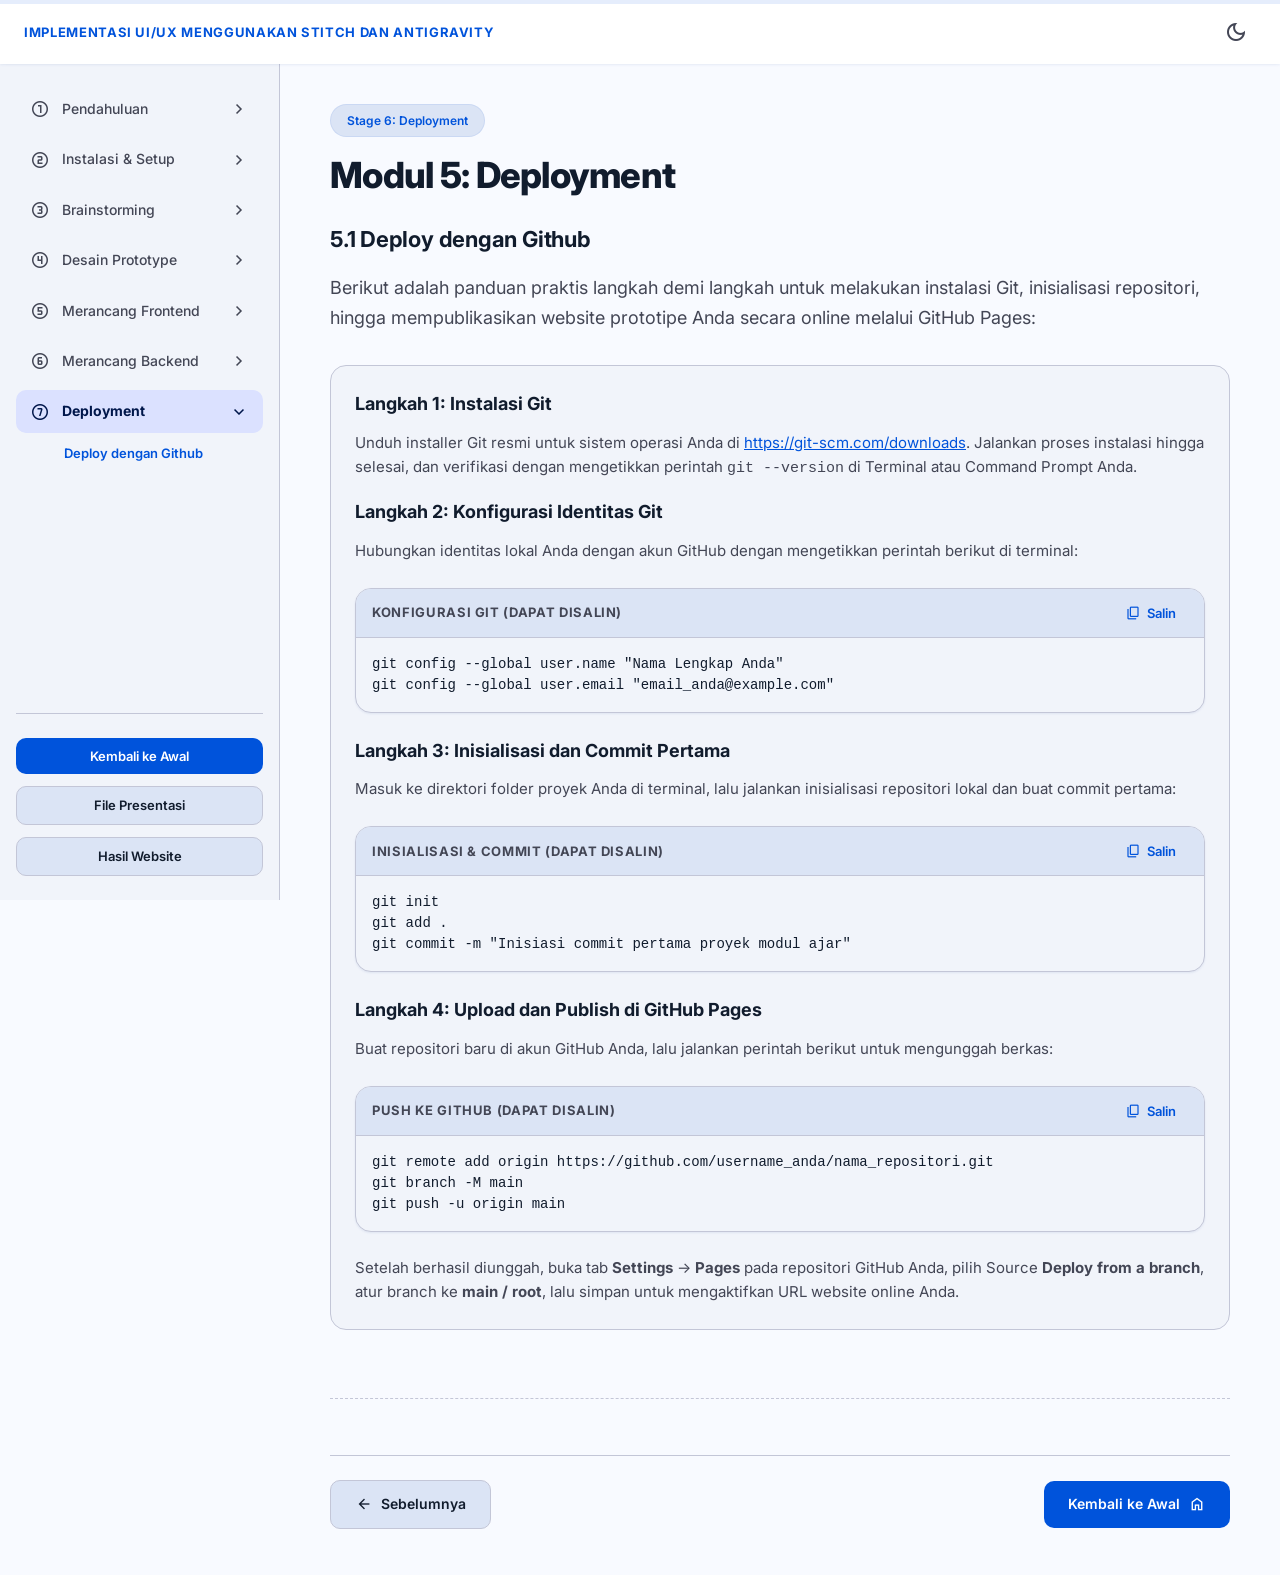
<file: modul5.html>
<!DOCTYPE html>
<html lang="id">

<head>
    <meta charset="UTF-8">
    <meta name="viewport" content="width=device-width, initial-scale=1.0">
    <title>Modul Ajar: Deployment</title>

    <!-- Google Fonts & Material Icons -->
    <link href="https://fonts.googleapis.com/css2?family=Inter:wght@300;400;500;600;700;800&display=swap"
        rel="stylesheet">
    <link
        href="https://fonts.googleapis.com/css2?family=Material+Symbols+Outlined:opsz,wght,FILL,GRAD@20..48,100..700,0..1,-50..200"
        rel="stylesheet">

    <!-- Custom Style Sheet -->
    <link rel="stylesheet" href="style.css">
</head>

<body>
    <!-- Top Progress Bar Container -->
    <div class="scroll-progress-container">
        <div class="scroll-progress-bar" id="scrollProgress"></div>
    </div>

    <!-- Header Section -->
    <header class="header">
        <div class="header-left">
            <button class="menu-toggle" id="menuToggle" aria-label="Toggle Menu">
                <span class="material-symbols-outlined">menu</span>
            </button>
            <h2 class="header-title">IMPLEMENTASI UI/UX MENGGUNAKAN STITCH DAN ANTIGRAVITY</h2>
        </div>
        <div class="header-right">
            <button class="theme-toggle" id="themeToggle" aria-label="Toggle Theme">
                <span class="material-symbols-outlined" id="themeIcon">dark_mode</span>
            </button>
        </div>
    </header>

    <div class="app-layout">
        <!-- Sidebar Navigation -->
        <aside class="sidebar" id="sidebar">
            <nav class="sidebar-nav">
                <ul class="nav-list">
                    <li class="nav-item collapsed">
                        <a href="index.html" class="nav-link">
                            <span class="material-symbols-outlined">counter_1</span>
                            <span>Pendahuluan</span>
                            <span class="material-symbols-outlined caret-icon">expand_more</span>
                        </a>
                        <ul class="nav-sub-list">
                            <li><a href="index.html#sub1" class="nav-sub-link">Pengenalan Stitch</a></li>
                            <li><a href="index.html#sub2" class="nav-sub-link">Pengenalan Antigravity</a></li>
                        </ul>
                    </li>
                    <li class="nav-item collapsed">
                        <a href="instalasi.html" class="nav-link">
                            <span class="material-symbols-outlined">counter_2</span>
                            <span>Instalasi & Setup</span>
                            <span class="material-symbols-outlined caret-icon">expand_more</span>
                        </a>
                        <ul class="nav-sub-list">
                            <li><a href="instalasi.html#sub1" class="nav-sub-link">Instalasi & Setup Antigravity</a>
                            </li>
                            <li><a href="instalasi.html#sub2" class="nav-sub-link">Setup Google Stitch</a></li>
                        </ul>
                    </li>
                    <li class="nav-item collapsed">
                        <a href="modul1.html" class="nav-link">
                            <span class="material-symbols-outlined">counter_3</span>
                            <span>Brainstorming</span>
                            <span class="material-symbols-outlined caret-icon">expand_more</span>
                        </a>
                        <ul class="nav-sub-list">
                            <li><a href="modul1.html#sub1" class="nav-sub-link">PRD (Requirement)</a></li>
                            <li><a href="modul1.html#sub2" class="nav-sub-link">Referensi Desain</a></li>
                            <li><a href="modul1.html#sub3" class="nav-sub-link">Design Md & Prompting</a></li>
                        </ul>
                    </li>
                    <li class="nav-item collapsed">
                        <a href="modul2.html" class="nav-link">
                            <span class="material-symbols-outlined">counter_4</span>
                            <span>Desain Prototype</span>
                            <span class="material-symbols-outlined caret-icon">expand_more</span>
                        </a>
                        <ul class="nav-sub-list">
                            <li><a href="modul2.html#sub1" class="nav-sub-link">Prompting per halaman</a></li>
                            <li><a href="modul2.html#sub2" class="nav-sub-link">Prototype</a></li>
                            <li><a href="modul2.html#sub3" class="nav-sub-link">Setup dan Export MCP</a></li>
                        </ul>
                    </li>
                    <li class="nav-item collapsed">
                        <a href="modul3.html" class="nav-link">
                            <span class="material-symbols-outlined">counter_5</span>
                            <span>Merancang Frontend</span>
                            <span class="material-symbols-outlined caret-icon">expand_more</span>
                        </a>
                        <ul class="nav-sub-list">
                            <li><a href="modul3.html#sub1" class="nav-sub-link">Prompting per halaman</a></li>
                        </ul>
                    </li>
                    <li class="nav-item collapsed">
                        <a href="modul4.html" class="nav-link">
                            <span class="material-symbols-outlined">counter_6</span>
                            <span>Merancang Backend</span>
                            <span class="material-symbols-outlined caret-icon">expand_more</span>
                        </a>
                        <ul class="nav-sub-list">
                            <li><a href="modul4.html#sub1" class="nav-sub-link">Prompting per halaman</a></li>
                        </ul>
                    </li>
                    <li class="nav-item active">
                        <a href="modul5.html" class="nav-link">
                            <span class="material-symbols-outlined">counter_7</span>
                            <span>Deployment</span>
                            <span class="material-symbols-outlined caret-icon">expand_more</span>
                        </a>
                        <ul class="nav-sub-list">
                            <li><a href="modul5.html#sub1" class="nav-sub-link active">Deploy dengan Github</a></li>
                        </ul>
                    </li>
                </ul>
            </nav>

            <div class="sidebar-footer">
                <a href="index.html" class="btn btn-primary btn-block mb-3">
                    Kembali ke Awal
                </a>
                <a href="assets/filepresentasi.pdf" target="_blank" class="btn btn-secondary btn-block mb-3">
                    File Presentasi
                </a>
                <a href="website/index.html" target="_blank" class="btn btn-secondary btn-block">
                    Hasil Website
                </a>
            </div>
        </aside>

        <!-- Sidebar Overlay for Mobile -->
        <div class="sidebar-overlay" id="sidebarOverlay"></div>

        <!-- Main Content Area -->
        <main class="main-content">
            <div class="content-container">
                <!-- Breadcrumb/Badge -->
                <div class="stage-badge-container">
                    <span class="badge stage-badge">Stage 6: Deployment</span>
                </div>

                <!-- Main Header -->
                <h1 class="main-title">Modul 5: Deployment</h1>

                <!-- Sub Modul 1 -->
                <div id="sub1" class="sub-module-section">
                    <h3 class="sub-module-title">5.1 Deploy dengan Github</h3>
                    <!-- <div class="hero-image-card">
                        <img src="assets/modul5/gambar.PNG" alt="Deploy dengan Github" class="hero-img">
                    </div> -->
                    <p class="main-lead">
                        Berikut adalah panduan praktis langkah demi langkah untuk melakukan instalasi Git, inisialisasi
                        repositori, hingga mempublikasikan website prototipe Anda secara online melalui GitHub Pages:
                    </p>

                    <div class="prd-details-card">
                        <h4 style="margin-top: 0;">Langkah 1: Instalasi Git</h4>
                        <p
                            style="color: var(--text-secondary); line-height: 1.65; margin-bottom: 16px; font-size: 15px;">
                            Unduh installer Git resmi untuk sistem operasi Anda di <a
                                href="https://git-scm.com/downloads" target="_blank"
                                style="color: var(--primary); text-decoration: underline;">https://git-scm.com/downloads</a>.
                            Jalankan proses instalasi hingga selesai, dan verifikasi dengan mengetikkan perintah
                            <code>git --version</code> di Terminal atau Command Prompt Anda.
                        </p>

                        <h4>Langkah 2: Konfigurasi Identitas Git</h4>
                        <p
                            style="color: var(--text-secondary); line-height: 1.65; margin-bottom: 12px; font-size: 15px;">
                            Hubungkan identitas lokal Anda dengan akun GitHub dengan mengetikkan perintah berikut di
                            terminal:
                        </p>
                        <div class="code-container">
                            <div class="code-header">
                                <span class="code-title">Konfigurasi Git (Dapat Disalin)</span>
                                <button class="btn-copy" data-target="git-config">
                                    <span class="material-symbols-outlined">content_copy</span>
                                    <span>Salin</span>
                                </button>
                            </div>
                            <pre><code id="git-config">git config --global user.name "Nama Lengkap Anda"
git config --global user.email "email_anda@example.com"</code></pre>
                        </div>

                        <h4 style="margin-top: 24px;">Langkah 3: Inisialisasi dan Commit Pertama</h4>
                        <p
                            style="color: var(--text-secondary); line-height: 1.65; margin-bottom: 12px; font-size: 15px;">
                            Masuk ke direktori folder proyek Anda di terminal, lalu jalankan inisialisasi repositori
                            lokal dan buat commit pertama:
                        </p>
                        <div class="code-container">
                            <div class="code-header">
                                <span class="code-title">Inisialisasi & Commit (Dapat Disalin)</span>
                                <button class="btn-copy" data-target="git-commit">
                                    <span class="material-symbols-outlined">content_copy</span>
                                    <span>Salin</span>
                                </button>
                            </div>
                            <pre><code id="git-commit">git init
git add .
git commit -m "Inisiasi commit pertama proyek modul ajar"</code></pre>
                        </div>

                        <h4 style="margin-top: 24px;">Langkah 4: Upload dan Publish di GitHub Pages</h4>
                        <p
                            style="color: var(--text-secondary); line-height: 1.65; margin-bottom: 12px; font-size: 15px;">
                            Buat repositori baru di akun GitHub Anda, lalu jalankan perintah berikut untuk mengunggah
                            berkas:
                        </p>
                        <div class="code-container">
                            <div class="code-header">
                                <span class="code-title">Push ke Github (Dapat Disalin)</span>
                                <button class="btn-copy" data-target="git-push">
                                    <span class="material-symbols-outlined">content_copy</span>
                                    <span>Salin</span>
                                </button>
                            </div>
                            <pre><code id="git-push">git remote add origin https://github.com/username_anda/nama_repositori.git
git branch -M main
git push -u origin main</code></pre>
                        </div>
                        <p
                            style="color: var(--text-secondary); line-height: 1.65; margin-top: 16px; margin-bottom: 0; font-size: 15px;">
                            Setelah berhasil diunggah, buka tab <strong>Settings</strong> -> <strong>Pages</strong> pada
                            repositori GitHub Anda, pilih Source <strong>Deploy from a branch</strong>, atur branch ke
                            <strong>main / root</strong>, lalu simpan untuk mengaktifkan URL website online Anda.
                        </p>
                    </div>
                </div>
                <!-- Pagination Navigation -->
                <div class="module-pagination" style="display: flex; justify-content: space-between; align-items: center; margin-top: 48px; padding-top: 24px; border-top: 1px solid var(--outline-variant);">
                    <a href="modul4.html" class="btn btn-secondary" style="display: inline-flex; align-items: center; gap: 8px;">
                        <span class="material-symbols-outlined" style="font-size: 18px;">arrow_back</span>
                        <span>Sebelumnya</span>
                    </a>
                    <a href="index.html" class="btn btn-primary" style="display: inline-flex; align-items: center; gap: 8px;">
                        <span>Kembali ke Awal</span>
                        <span class="material-symbols-outlined" style="font-size: 18px;">home</span>
                    </a>
                </div>
            </div>
        </main>
    </div>

    <!-- Script file -->
    <script src="script.js"></script>
</body>

</html>
</file>
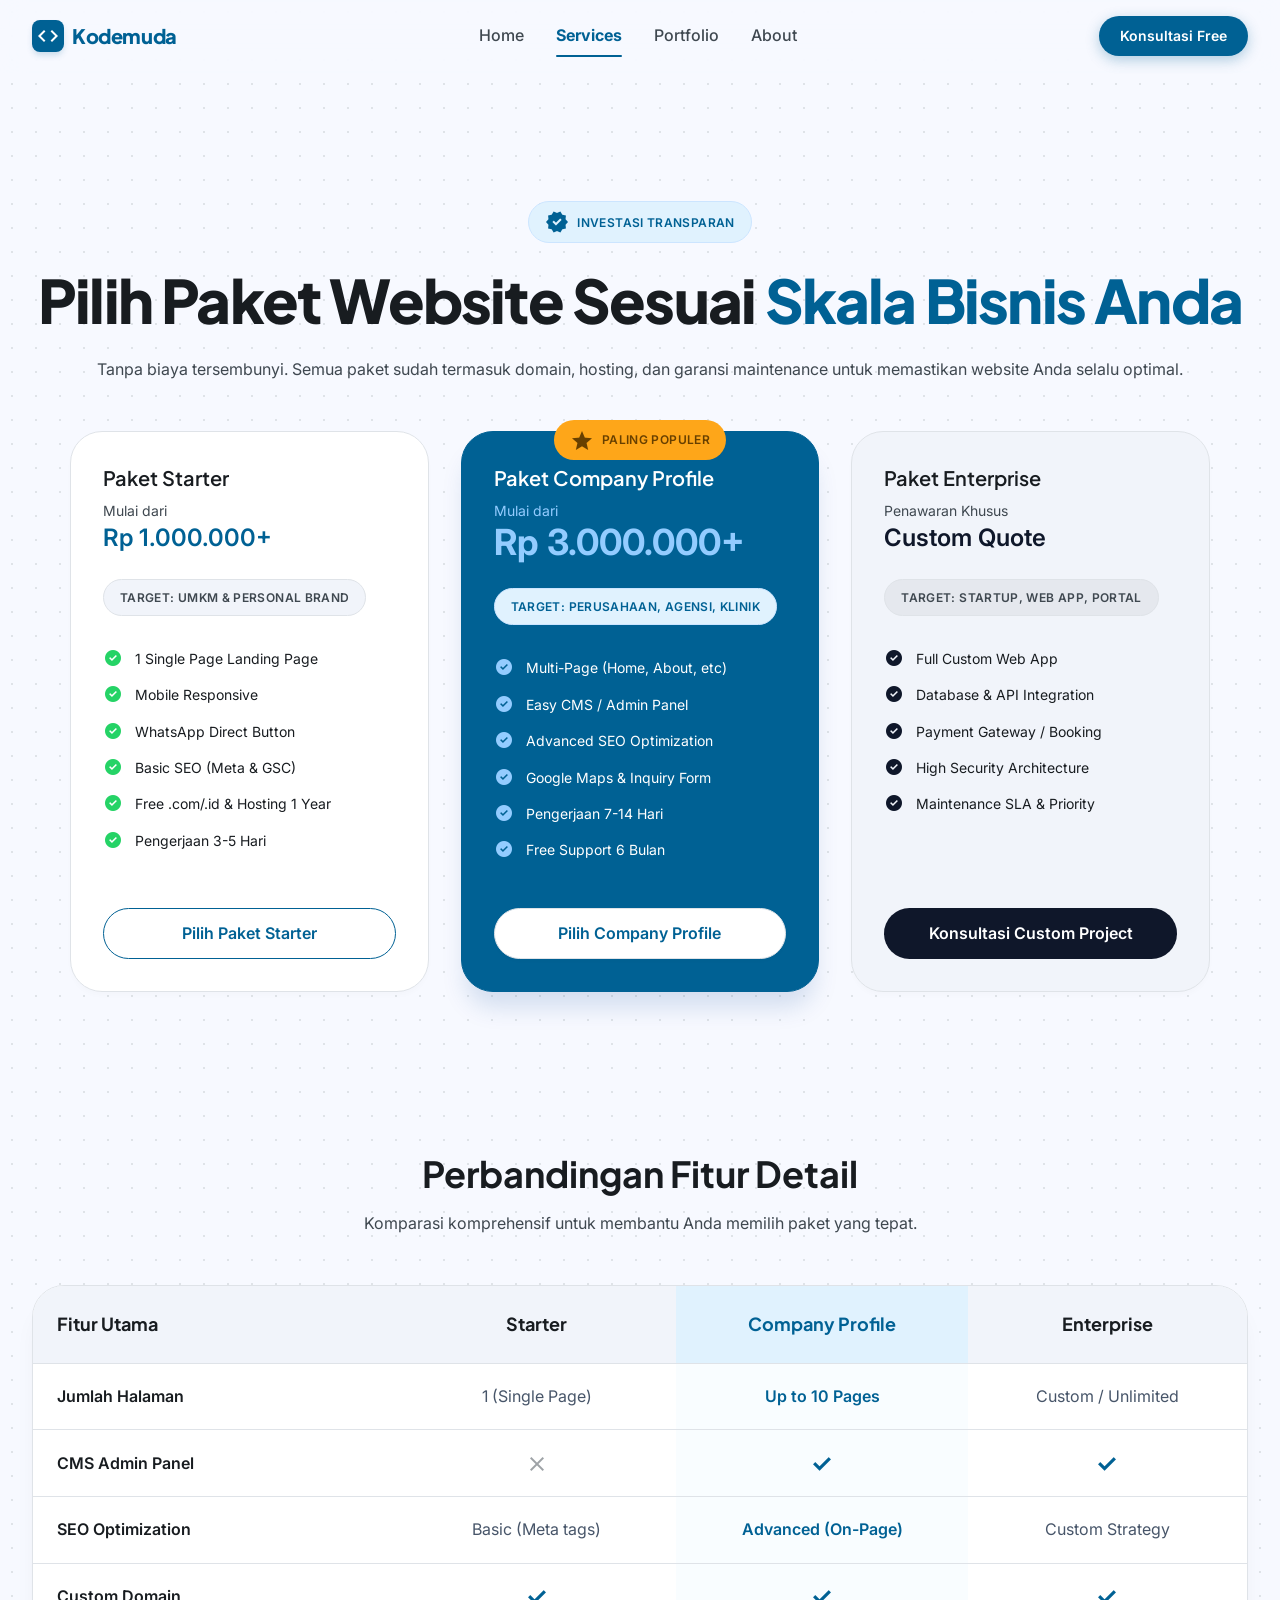
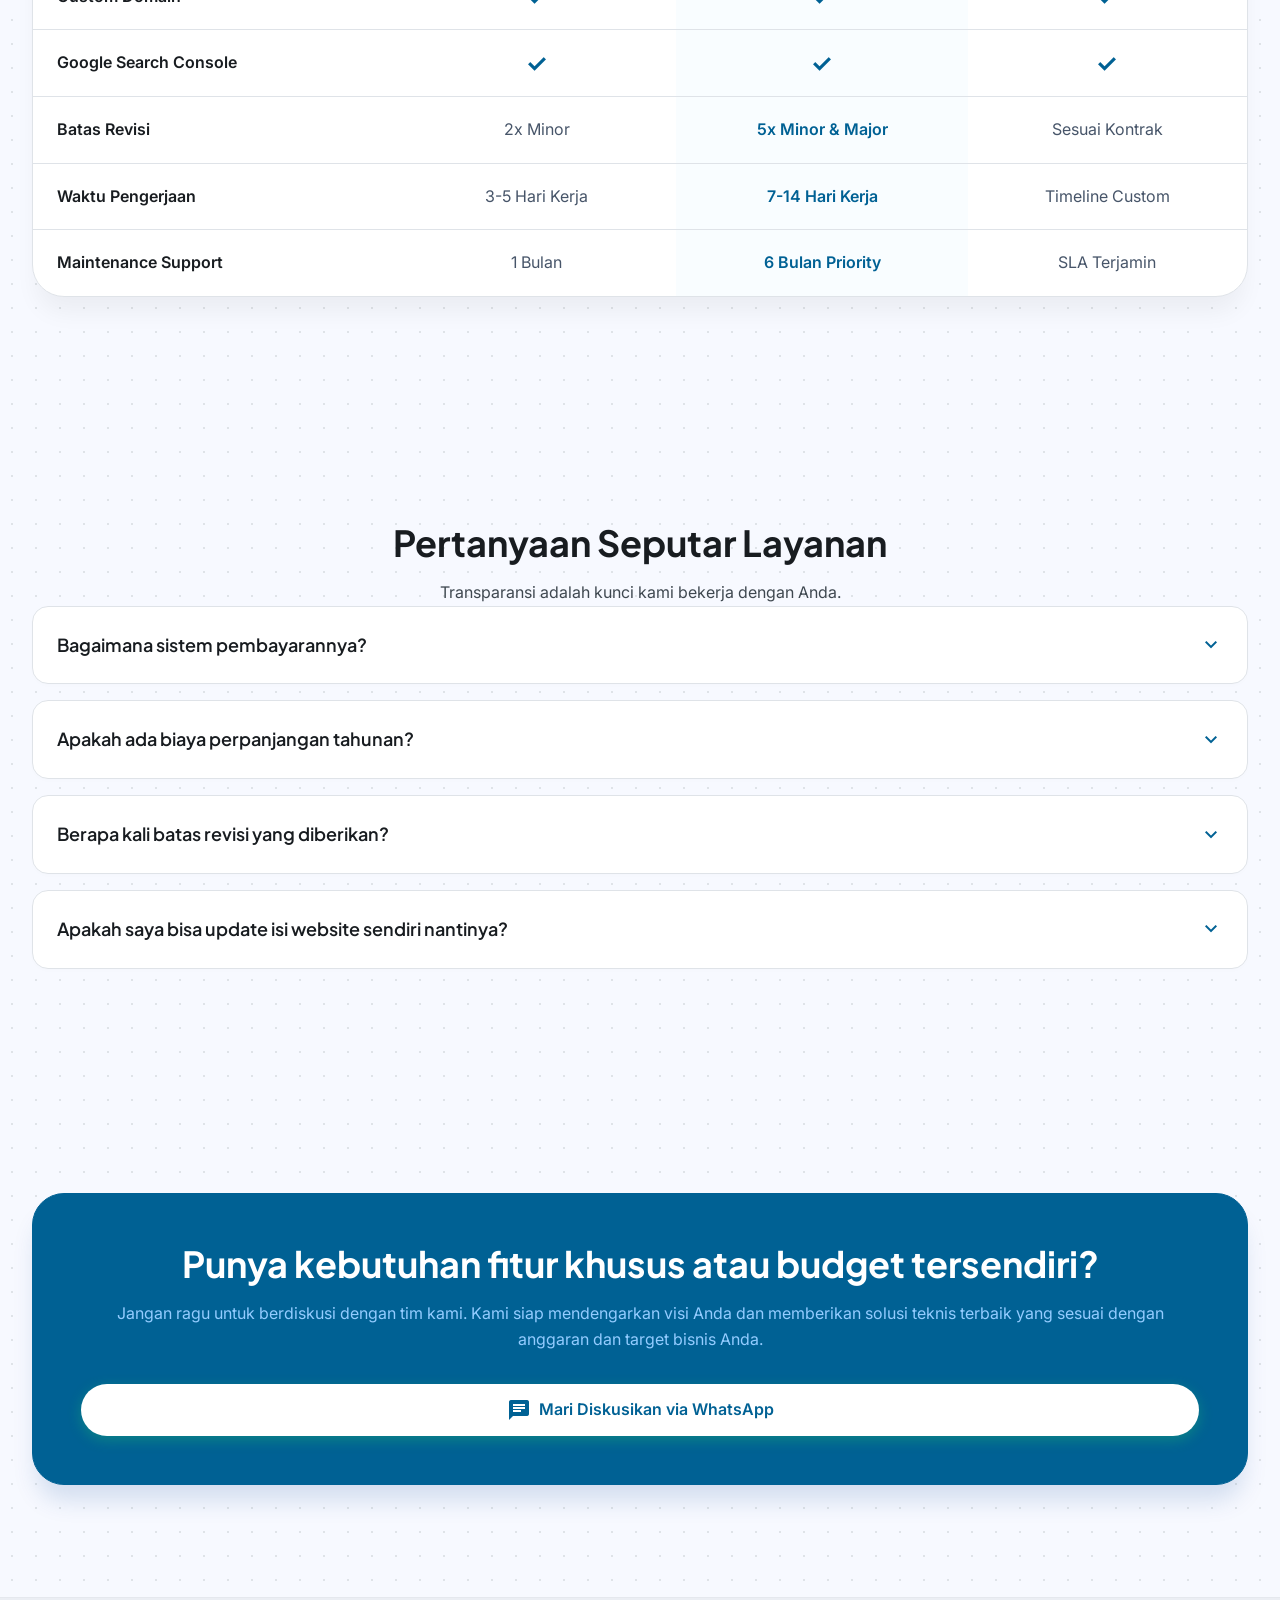
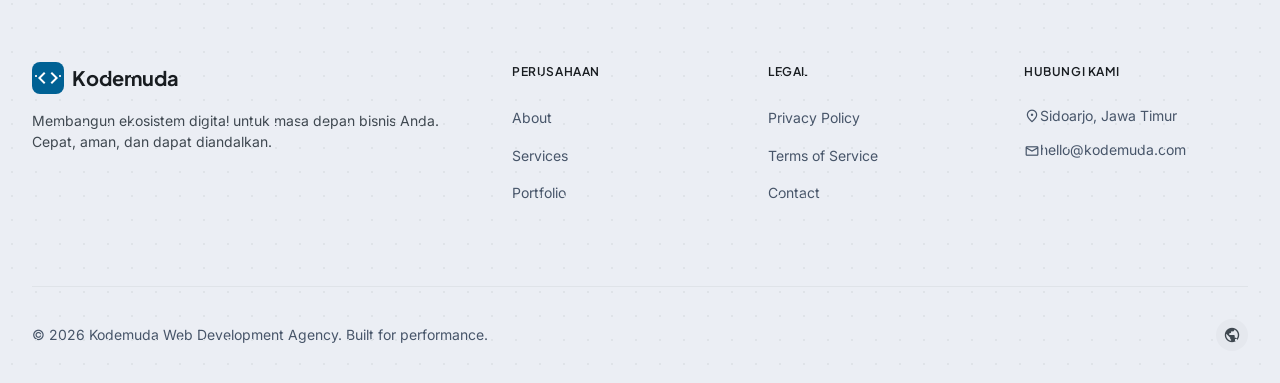
<file: website/services.html>
<!DOCTYPE html>
<html lang="id">
<head>
    <meta charset="utf-8">
    <meta name="viewport" content="width=device-width, initial-scale=1.0">
    <title>Layanan &amp; Harga - Kodemuda Web Agency</title>
    <meta name="description" content="Pilih paket pembuatan website profesional transparan dari Kodemuda Web Agency. Starter, Company Profile, dan Enterprise Custom Web App.">
    <!-- Load custom stylesheet -->
    <link rel="stylesheet" href="css/style.css">
    <!-- Load Animate On Scroll (AOS) Stylesheet -->
    <link rel="stylesheet" href="https://unpkg.com/aos@next/dist/aos.css" />
</head>
<body>

    <!-- Decorative Background Shapes -->
    <div class="absolute inset-0 bg-pattern opacity-30 pointer-events-none -z-10" style="height: 100%;"></div>
    <div class="absolute top-0 left-1/2 -translate-x-1/2 w-full max-w-4xl h-[500px] bg-blob-primary blur-[120px] opacity-60 pointer-events-none -z-10"></div>

    <!-- TopNavBar -->
    <header class="sticky-nav">
        <div class="nav-container">
            <!-- Brand Logo -->
            <a class="nav-logo group" href="index.html">
                <div class="nav-logo-box">
                    <span class="material-symbols-outlined text-[20px] material-fill">code</span>
                </div>
                <span class="nav-logo-text">Kodemuda</span>
            </a>
            
            <!-- Navigation Links (Desktop) -->
            <nav class="nav-links">
                <a class="nav-link" href="index.html">Home</a>
                <a class="nav-link active" href="services.html">Services</a>
                <a class="nav-link" href="portfolio.html">Portfolio</a>
                <a class="nav-link" href="about.html">About</a>
            </nav>
            
            <!-- Trailing Action -->
            <div class="nav-actions">
                <a class="btn btn-sm btn-primary" href="about.html#contact-section">
                    Konsultasi Free
                </a>
            </div>
            
            <!-- Mobile Menu Toggle -->
            <button class="mobile-menu-toggle" aria-label="Toggle Menu">
                <span class="material-symbols-outlined">menu</span>
            </button>
        </div>
        
        <!-- Mobile Sidebar Nav -->
        <div class="mobile-nav-menu">
            <a class="mobile-nav-link" href="index.html">Home</a>
            <a class="mobile-nav-link active" href="services.html">Services</a>
            <a class="mobile-nav-link" href="portfolio.html">Portfolio</a>
            <a class="mobile-nav-link" href="about.html">About</a>
            <a class="btn btn-primary" href="about.html#contact-section">Konsultasi Free</a>
        </div>
    </header>

    <!-- Main Content -->
    <main class="flex-grow z-10 w-full max-w-container-max mx-auto px-8">
        
        <!-- Page Header Section -->
        <section class="pt-32 pb-16 text-center flex flex-col items-center" data-aos="fade-up">
            <div class="pill-badge pill-badge-sky mb-6" style="border: 1px solid var(--primary-fixed);">
                <span class="material-symbols-outlined text-[16px] material-fill">verified</span>
                Investasi Transparan
            </div>
            <h1 class="text-headline-lg mb-6 max-w-4xl mx-auto">
                Pilih Paket Website Sesuai <span class="text-primary">Skala Bisnis Anda</span>
            </h1>
            <p class="text-body-md text-on-surface-variant max-w-2xl mx-auto">
                Tanpa biaya tersembunyi. Semua paket sudah termasuk domain, hosting, dan garansi maintenance untuk memastikan website Anda selalu optimal.
            </p>
        </section>

        <!-- Pricing Cards Section -->
        <section class="py-12">
            <div class="pricing-grid" style="max-width: 1140px;">
                <!-- Card 1: Starter -->
                <div class="pricing-card" data-aos="fade-up" data-aos-delay="0">
                    <div class="mb-8">
                        <h3 class="text-headline-sm mb-2">Paket Starter</h3>
                        <p class="text-body-sm text-on-surface-variant mb-6">Mulai dari <span class="text-headline-sm text-primary block mt-1" style="font-size: 1.5rem; display:block;">Rp 1.000.000+</span></p>
                        <div class="pill-badge pill-badge-primary" style="background-color: var(--surface-low); color: var(--on-surface-variant); border: 1px solid var(--surface-container-highest);">
                            Target: UMKM &amp; Personal Brand
                        </div>
                    </div>
                    <ul class="pricing-features-list">
                        <li><span class="material-symbols-outlined icon-green material-fill">check_circle</span> 1 Single Page Landing Page</li>
                        <li><span class="material-symbols-outlined icon-green material-fill">check_circle</span> Mobile Responsive</li>
                        <li><span class="material-symbols-outlined icon-green material-fill">check_circle</span> WhatsApp Direct Button</li>
                        <li><span class="material-symbols-outlined icon-green material-fill">check_circle</span> Basic SEO (Meta &amp; GSC)</li>
                        <li><span class="material-symbols-outlined icon-green material-fill">check_circle</span> Free .com/.id &amp; Hosting 1 Year</li>
                        <li><span class="material-symbols-outlined icon-green material-fill">check_circle</span> Pengerjaan 3-5 Hari</li>
                    </ul>
                    <a class="btn btn-outline w-full" href="about.html#contact-section">
                        Pilih Paket Starter
                    </a>
                </div>

                <!-- Card 2: Company Profile (HIGHLIGHTED) -->
                <div class="pricing-card pricing-card-featured" data-aos="fade-up" data-aos-delay="100">
                    <div class="absolute pill-badge pill-badge-amber" style="top: -12px; left: 50%; transform: translateX(-50%); z-index: 10;">
                        <span class="material-symbols-outlined text-[16px] material-fill" style="color:var(--on-secondary-container);">star</span> Paling Populer
                    </div>
                    <div class="mb-8 mt-2">
                        <h3 class="text-headline-sm mb-2">Paket Company Profile</h3>
                        <p class="text-body-sm pricing-desc mb-6">Mulai dari <span class="text-headline-md block mt-1" style="font-size: 2.25rem; display:block;">Rp 3.000.000+</span></p>
                        <div class="pill-badge pill-badge-sky" style="background-color: var(--soft-sky-tint); color: var(--primary); border: 1px solid var(--primary-fixed);">
                            Target: Perusahaan, Agensi, Klinik
                        </div>
                    </div>
                    <ul class="pricing-features-list">
                        <li><span class="material-symbols-outlined icon-white material-fill">check_circle</span> Multi-Page (Home, About, etc)</li>
                        <li><span class="material-symbols-outlined icon-white material-fill">check_circle</span> Easy CMS / Admin Panel</li>
                        <li><span class="material-symbols-outlined icon-white material-fill">check_circle</span> Advanced SEO Optimization</li>
                        <li><span class="material-symbols-outlined icon-white material-fill">check_circle</span> Google Maps &amp; Inquiry Form</li>
                        <li><span class="material-symbols-outlined icon-white material-fill">check_circle</span> Pengerjaan 7-14 Hari</li>
                        <li><span class="material-symbols-outlined icon-white material-fill">check_circle</span> Free Support 6 Bulan</li>
                    </ul>
                    <a class="btn btn-secondary w-full" href="about.html#contact-section" style="background-color: var(--surface-lowest); color: var(--primary);">
                        Pilih Company Profile
                    </a>
                </div>

                <!-- Card 3: Enterprise -->
                <div class="pricing-card" style="background-color: var(--surface-low);" data-aos="fade-up" data-aos-delay="200">
                    <div class="mb-8">
                        <h3 class="text-headline-sm mb-2">Paket Enterprise</h3>
                        <p class="text-body-sm text-on-surface-variant mb-6">Penawaran Khusus <span class="text-headline-sm text-slate-dark block mt-1" style="font-size: 1.5rem; display:block;">Custom Quote</span></p>
                        <div class="pill-badge" style="background-color: var(--surface-container-high); color: var(--on-surface-variant); border: 1px solid var(--surface-container-highest);">
                            Target: Startup, Web App, Portal
                        </div>
                    </div>
                    <ul class="pricing-features-list">
                        <li><span class="material-symbols-outlined text-slate-dark material-fill" style="color:var(--slate-dark);">check_circle</span> Full Custom Web App</li>
                        <li><span class="material-symbols-outlined text-slate-dark material-fill" style="color:var(--slate-dark);">check_circle</span> Database &amp; API Integration</li>
                        <li><span class="material-symbols-outlined text-slate-dark material-fill" style="color:var(--slate-dark);">check_circle</span> Payment Gateway / Booking</li>
                        <li><span class="material-symbols-outlined text-slate-dark material-fill" style="color:var(--slate-dark);">check_circle</span> High Security Architecture</li>
                        <li><span class="material-symbols-outlined text-slate-dark material-fill" style="color:var(--slate-dark);">check_circle</span> Maintenance SLA &amp; Priority</li>
                    </ul>
                    <a class="btn btn-dark w-full" href="about.html#contact-section">
                        Konsultasi Custom Project
                    </a>
                </div>
            </div>
        </section>

        <!-- Feature Comparison Matrix -->
        <section class="py-section-gap-lg max-w-container-max mx-auto" data-aos="fade-up">
            <div class="text-center mb-12">
                <h2 class="text-headline-md mb-4">Perbandingan Fitur Detail</h2>
                <p class="text-body-md text-on-surface-variant">Komparasi komprehensif untuk membantu Anda memilih paket yang tepat.</p>
            </div>
            
            <div class="table-wrapper">
                <table class="comparison-table">
                    <thead>
                        <tr>
                            <th style="width: 30%;">Fitur Utama</th>
                            <th style="text-align: center; width: 23%;">Starter</th>
                            <th class="table-highlight" style="text-align: center; width: 24%;">Company Profile</th>
                            <th style="text-align: center; width: 23%;">Enterprise</th>
                        </tr>
                    </thead>
                    <tbody>
                        <tr>
                            <td class="font-semibold" style="color: var(--on-surface);">Jumlah Halaman</td>
                            <td style="text-align: center;">1 (Single Page)</td>
                            <td class="cell-highlight" style="text-align: center;">Up to 10 Pages</td>
                            <td style="text-align: center;">Custom / Unlimited</td>
                        </tr>
                        <tr>
                            <td class="font-semibold" style="color: var(--on-surface);">CMS Admin Panel</td>
                            <td style="text-align: center;"><span class="material-symbols-outlined table-icon-close">close</span></td>
                            <td class="cell-highlight" style="text-align: center;"><span class="material-symbols-outlined table-icon-check">check</span></td>
                            <td style="text-align: center;"><span class="material-symbols-outlined table-icon-check">check</span></td>
                        </tr>
                        <tr>
                            <td class="font-semibold" style="color: var(--on-surface);">SEO Optimization</td>
                            <td style="text-align: center;">Basic (Meta tags)</td>
                            <td class="cell-highlight" style="text-align: center;">Advanced (On-Page)</td>
                            <td style="text-align: center;">Custom Strategy</td>
                        </tr>
                        <tr>
                            <td class="font-semibold" style="color: var(--on-surface);">Custom Domain</td>
                            <td style="text-align: center;"><span class="material-symbols-outlined table-icon-check">check</span></td>
                            <td class="cell-highlight" style="text-align: center;"><span class="material-symbols-outlined table-icon-check">check</span></td>
                            <td style="text-align: center;"><span class="material-symbols-outlined table-icon-check">check</span></td>
                        </tr>
                        <tr>
                            <td class="font-semibold" style="color: var(--on-surface);">Google Search Console</td>
                            <td style="text-align: center;"><span class="material-symbols-outlined table-icon-check">check</span></td>
                            <td class="cell-highlight" style="text-align: center;"><span class="material-symbols-outlined table-icon-check">check</span></td>
                            <td style="text-align: center;"><span class="material-symbols-outlined table-icon-check">check</span></td>
                        </tr>
                        <tr>
                            <td class="font-semibold" style="color: var(--on-surface);">Batas Revisi</td>
                            <td style="text-align: center;">2x Minor</td>
                            <td class="cell-highlight" style="text-align: center;">5x Minor &amp; Major</td>
                            <td style="text-align: center;">Sesuai Kontrak</td>
                        </tr>
                        <tr>
                            <td class="font-semibold" style="color: var(--on-surface);">Waktu Pengerjaan</td>
                            <td style="text-align: center;">3-5 Hari Kerja</td>
                            <td class="cell-highlight" style="text-align: center;">7-14 Hari Kerja</td>
                            <td style="text-align: center;">Timeline Custom</td>
                        </tr>
                        <tr>
                            <td class="font-semibold" style="color: var(--on-surface);">Maintenance Support</td>
                            <td style="text-align: center;">1 Bulan</td>
                            <td class="cell-highlight" style="text-align: center;">6 Bulan Priority</td>
                            <td style="text-align: center;">SLA Terjamin</td>
                        </tr>
                    </tbody>
                </table>
            </div>
        </section>

        <!-- Transparent Payment & FAQ Accordion -->
        <section class="py-section-gap-lg max-w-container-max mx-auto" data-aos="fade-up">
            <div class="text-center mb-10">
                <h2 class="text-headline-md mb-4">Pertanyaan Seputar Layanan</h2>
                <p class="text-body-md text-on-surface-variant">Transparansi adalah kunci kami bekerja dengan Anda.</p>
            </div>
            
            <div class="faq-container">
                <details class="faq-item">
                    <summary>
                        Bagaimana sistem pembayarannya?
                        <span class="material-symbols-outlined">expand_more</span>
                    </summary>
                    <div class="faq-content">
                        Sistem pembayaran kami sangat transparan. Kami mewajibkan Down Payment (DP) sebesar 50% di awal proyek untuk memulai desain dan pengembangan. Sisa 50% dilunasi setelah website selesai 100%, disetujui oleh Anda, dan siap untuk di-live-kan ke publik.
                    </div>
                </details>
                
                <details class="faq-item">
                    <summary>
                        Apakah ada biaya perpanjangan tahunan?
                        <span class="material-symbols-outlined">expand_more</span>
                    </summary>
                    <div class="faq-content">
                        Ya, ada biaya perpanjangan untuk domain dan hosting yang wajib dibayarkan setiap tahun agar website Anda tetap aktif. Biaya ini berkisar mulai dari Rp500.000 hingga Rp1.500.000 tergantung spesifikasi server yang Anda gunakan. Kami akan mengingatkan Anda 30 hari sebelum masa aktif berakhir.
                    </div>
                </details>
                
                <details class="faq-item">
                    <summary>
                        Berapa kali batas revisi yang diberikan?
                        <span class="material-symbols-outlined">expand_more</span>
                    </summary>
                    <div class="faq-content">
                        Batas revisi bergantung pada paket yang dipilih. Paket Starter mendapatkan 2x revisi minor (teks/gambar). Paket Company Profile mendapatkan 5x revisi minor dan major (layout). Kami memastikan Anda puas dengan hasil akhir sebelum website diluncurkan.
                    </div>
                </details>
                
                <details class="faq-item">
                    <summary>
                        Apakah saya bisa update isi website sendiri nantinya?
                        <span class="material-symbols-outlined">expand_more</span>
                    </summary>
                    <div class="faq-content">
                        Tentu saja. Untuk paket Company Profile dan Enterprise, kami menyediakan Content Management System (CMS) yang mudah digunakan. Anda dapat menambah artikel blog, mengubah teks, atau mengganti gambar tanpa perlu mengerti bahasa pemrograman. Kami juga memberikan sesi training singkat cara penggunaannya.
                    </div>
                </details>
            </div>
        </section>

        <!-- Direct Custom Inquiry Banner -->
        <section class="py-section-gap-lg">
            <div class="pricing-card pricing-card-featured" style="padding: 3rem; text-align: center; max-w: 800px; margin: 0 auto; border-radius: var(--radius-3xl); overflow: hidden;" data-aos="zoom-in">
                <div class="absolute bg-primary-fixed rounded-full blur-[80px] opacity-30 pointer-events-none" style="top: -6rem; right: -6rem; width: 16rem; height: 16rem;"></div>
                <h2 class="text-headline-md mb-4" style="color: #ffffff;">Punya kebutuhan fitur khusus atau budget tersendiri?</h2>
                <p class="text-body-md mb-8 max-w-2xl mx-auto" style="color: var(--primary-fixed-dim);">
                    Jangan ragu untuk berdiskusi dengan tim kami. Kami siap mendengarkan visi Anda dan memberikan solusi teknis terbaik yang sesuai dengan anggaran dan target bisnis Anda.
                </p>
                <a class="btn btn-whatsapp" href="about.html#contact-section" style="background-color: var(--surface-lowest); color: var(--primary);">
                    <span class="material-symbols-outlined material-fill" style="color: var(--primary);">chat</span>
                    Mari Diskusikan via WhatsApp
                </a>
            </div>
        </section>
        
    </main>

    <!-- Footer -->
    <footer>
        <div class="footer-grid">
            <!-- Brand Column -->
            <div class="footer-col">
                <a class="footer-brand" href="index.html">
                    <div class="footer-brand-box">
                        <span class="material-symbols-outlined text-[20px] material-fill">code</span>
                    </div>
                    <span class="footer-brand-text">Kodemuda</span>
                </a>
                <p class="text-body-sm text-on-surface-variant mt-2">
                    Membangun ekosistem digital untuk masa depan bisnis Anda. Cepat, aman, dan dapat diandalkan.
                </p>
            </div>
            
            <!-- Links Column 1 -->
            <div class="footer-col">
                <h4>Perusahaan</h4>
                <ul class="footer-links">
                    <li><a class="footer-link" href="about.html">About</a></li>
                    <li><a class="footer-link" href="services.html">Services</a></li>
                    <li><a class="footer-link" href="portfolio.html">Portfolio</a></li>
                </ul>
            </div>
            
            <!-- Links Column 2 -->
            <div class="footer-col">
                <h4>Legal</h4>
                <ul class="footer-links">
                    <li><a class="footer-link" href="#">Privacy Policy</a></li>
                    <li><a class="footer-link" href="#">Terms of Service</a></li>
                    <li><a class="footer-link" href="about.html#contact-section">Contact</a></li>
                </ul>
            </div>
            
            <!-- Contact Column -->
            <div class="footer-col">
                <h4>Hubungi Kami</h4>
                <ul class="footer-links">
                    <li class="footer-link flex gap-2 items-center" style="display:flex;">
                        <span class="material-symbols-outlined" style="font-size:16px;">location_on</span>
                        Sidoarjo, Jawa Timur
                    </li>
                    <li class="footer-link flex gap-2 items-center" style="display:flex;">
                        <span class="material-symbols-outlined" style="font-size:16px;">mail</span>
                        hello@kodemuda.com
                    </li>
                </ul>
            </div>
            
            <!-- Bottom Bar -->
            <div class="footer-bottom">
                <p class="footer-copyright">
                    © 2026 Kodemuda Web Development Agency. Built for performance.
                </p>
                <div class="footer-socials">
                    <a class="footer-social-btn" href="#" aria-label="Website Link">
                        <span class="material-symbols-outlined" style="font-size:18px;">public</span>
                    </a>
                </div>
            </div>
        </div>
    </footer>

    <!-- Load Animate On Scroll (AOS) Javascript -->
    <script src="https://unpkg.com/aos@next/dist/aos.js"></script>
    <script>
        AOS.init({
            duration: 800,
            once: true
        });
    </script>
    <!-- Load custom javascript -->
    <script src="js/main.js"></script>
</body>
</html>
</file>
<file: style.css>
/* ==========================================================================
   Design Tokens & CSS Custom Properties (Light/Dark Themes)
   ========================================================================== */
:root {
    /* Color Palette - Light Mode */
    --background: #f8faff;
    --surface: #ffffff;
    
    /* Surface Containers (Material Design 3 style) */
    --surface-container-lowest: #ffffff;
    --surface-container-low: #f1f4fa;
    --surface-container: #e6ecf8;
    --surface-container-high: #dbe4f5;
    --surface-container-highest: #d0dcf2;
    
    /* Brand Colors */
    --primary: #0053db;
    --primary-hover: #003ea8;
    --primary-container: #dbe1ff;
    --on-primary: #ffffff;
    --on-primary-container: #00174b;
    
    --secondary: #505f76;
    --secondary-container: #d0e1fb;
    --on-secondary-container: #111c2d;
    
    --tertiary: #515659;
    --tertiary-container: #dfe3e7;
    
    --error: #ba1a1a;
    --error-container: #ffdad6;
    
    /* Typography & Text Colors */
    --text-primary: #111c2d;
    --text-secondary: #434655;
    --text-muted: #737686;
    
    /* Borders & Outlines */
    --outline: #737686;
    --outline-variant: #c3c6d7;
    
    /* Border Radii */
    --radius-sm: 6px;
    --radius-md: 10px;
    --radius-lg: 16px;
    --radius-xl: 24px;
    --radius-full: 9999px;
    
    /* Shadows */
    --shadow-sm: 0 1px 3px rgba(0, 83, 219, 0.05), 0 1px 2px rgba(0, 0, 0, 0.03);
    --shadow-md: 0 8px 16px -4px rgba(0, 83, 219, 0.08), 0 2px 4px -2px rgba(0, 0, 0, 0.03);
    --shadow-lg: 0 16px 24px -6px rgba(0, 83, 219, 0.12), 0 4px 8px -4px rgba(0, 0, 0, 0.04);
    
    /* Spacing / Layout sizes */
    --sidebar-width: 280px;
    --header-height: 64px;
    --content-max-width: 900px;
    
    /* Transitions */
    --transition-fast: 0.15s cubic-bezier(0.4, 0, 0.2, 1);
    --transition-normal: 0.25s cubic-bezier(0.4, 0, 0.2, 1);
    --transition-slow: 0.4s cubic-bezier(0.4, 0, 0.2, 1);
    
    /* Specific element colors */
    --progress-bg: rgba(0, 83, 219, 0.1);
    --note-border: #0053db;
    --note-bg: #f0f3ff;
}

[data-theme="dark"] {
    /* Color Palette - Dark Mode */
    --background: #090f1a;
    --surface: #0e1624;
    
    --surface-container-lowest: #070c14;
    --surface-container-low: #131c2c;
    --surface-container: #1b263a;
    --surface-container-high: #243148;
    --surface-container-highest: #2d3c56;
    
    /* Brand Colors */
    --primary: #8ab4f8;
    --primary-hover: #aecbfa;
    --primary-container: #0045b4;
    --on-primary: #00287a;
    --on-primary-container: #dbe1ff;
    
    --secondary: #9cb4d8;
    --secondary-container: #2e3d52;
    --on-secondary-container: #d3e4fe;
    
    --tertiary: #c3c7cb;
    --tertiary-container: #3c4144;
    
    --error: #ffb4ab;
    --error-container: #93000a;
    
    /* Typography & Text Colors */
    --text-primary: #f1f5f9;
    --text-secondary: #cbd5e1;
    --text-muted: #64748b;
    
    /* Borders & Outlines */
    --outline: #8e91a1;
    --outline-variant: #3a475a;
    
    /* Shadows */
    --shadow-sm: 0 1px 3px rgba(0, 0, 0, 0.3), 0 1px 2px rgba(0, 0, 0, 0.2);
    --shadow-md: 0 8px 16px -4px rgba(0, 0, 0, 0.4), 0 2px 4px -2px rgba(0, 0, 0, 0.2);
    --shadow-lg: 0 16px 24px -6px rgba(0, 0, 0, 0.5), 0 4px 8px -4px rgba(0, 0, 0, 0.3);
    
    /* Specific element colors */
    --progress-bg: rgba(138, 180, 248, 0.15);
    --note-border: #8ab4f8;
    --note-bg: #14213d;
}

/* ==========================================================================
   Base Styles & Reset
   ========================================================================== */
html {
    scroll-behavior: smooth;
}

* {
    box-sizing: border-box;
    margin: 0;
    padding: 0;
}

body {
    font-family: 'Inter', sans-serif;
    background-color: var(--background);
    color: var(--text-primary);
    min-height: 100vh;
    overflow-x: hidden;
    line-height: 1.6;
    transition: background-color var(--transition-normal), color var(--transition-normal);
}

a {
    color: inherit;
    text-decoration: none;
}

button {
    font-family: inherit;
    border: none;
    background: none;
    cursor: pointer;
}

/* ==========================================================================
   Header & Progress Bar
   ========================================================================== */
.scroll-progress-container {
    position: fixed;
    top: 0;
    left: 0;
    width: 100%;
    height: 4px;
    background-color: var(--progress-bg);
    z-index: 1000;
}

.scroll-progress-bar {
    height: 100%;
    width: 0%;
    background-color: var(--primary);
    border-radius: 0 var(--radius-full) var(--radius-full) 0;
    transition: width 0.1s ease-out;
}

.header {
    position: fixed;
    top: 0;
    right: 0;
    left: 0;
    height: var(--header-height);
    background-color: var(--surface);
    border-b: 1px solid var(--outline-variant);
    box-shadow: var(--shadow-sm);
    z-index: 50;
    display: flex;
    align-items: center;
    justify-content: space-between;
    padding: 0 24px;
    transition: background-color var(--transition-normal), border var(--transition-normal), left var(--transition-normal);
}

.header-left {
    display: flex;
    align-items: center;
    gap: 16px;
}

.menu-toggle {
    display: none;
    align-items: center;
    justify-content: center;
    color: var(--primary);
    font-size: 24px;
    padding: 8px;
    border-radius: var(--radius-full);
    transition: background-color var(--transition-fast);
}

.menu-toggle:hover {
    background-color: var(--surface-container-low);
}

.header-title {
    font-size: 13px;
    font-weight: 700;
    color: var(--primary);
    letter-spacing: 0.05em;
    text-transform: uppercase;
}

.theme-toggle {
    display: flex;
    align-items: center;
    justify-content: center;
    color: var(--text-secondary);
    font-size: 24px;
    padding: 8px;
    border-radius: var(--radius-full);
    transition: background-color var(--transition-fast), color var(--transition-fast);
}

.theme-toggle:hover {
    background-color: var(--surface-container-low);
    color: var(--primary);
}

/* ==========================================================================
   App Layout & Sidebar
   ========================================================================== */
.app-layout {
    display: flex;
    min-height: 100vh;
    padding-top: var(--header-height);
}

.sidebar {
    width: var(--sidebar-width);
    background-color: var(--surface-container-low);
    border-right: 1px solid var(--outline-variant);
    position: fixed;
    left: 0;
    top: var(--header-height);
    bottom: 0;
    z-index: 40;
    display: flex;
    flex-col: column;
    flex-direction: column;
    padding: 24px 16px;
    overflow-y: auto;
    transition: background-color var(--transition-normal), border var(--transition-normal), transform var(--transition-normal);
}

.sidebar-brand {
    display: flex;
    align-items: center;
    gap: 12px;
    margin-bottom: 32px;
}

.brand-logo {
    width: 40px;
    height: 40px;
    border-radius: var(--radius-full);
    background-color: var(--surface-container-highest);
    overflow: hidden;
    display: flex;
    align-items: center;
    justify-content: center;
}

.logo-img {
    width: 100%;
    height: 100%;
    object-fit: cover;
}

.brand-title {
    font-size: 16px;
    font-weight: 700;
    color: var(--primary);
}

.brand-subtitle {
    font-size: 12px;
    color: var(--text-secondary);
}

.sidebar-nav {
    flex: 1;
}

.nav-list {
    list-style: none;
    display: flex;
    flex-direction: column;
    gap: 8px;
}

.nav-link {
    display: flex;
    align-items: center;
    gap: 12px;
    padding: 10px 14px;
    border-radius: var(--radius-md);
    font-size: 14px;
    font-weight: 500;
    color: var(--text-secondary);
    transition: background-color var(--transition-fast), color var(--transition-fast);
}

.caret-icon {
    margin-left: auto;
    font-size: 18px;
    transition: transform var(--transition-normal);
}

.nav-item.collapsed .caret-icon {
    transform: rotate(-90deg);
}

.nav-link span.material-symbols-outlined {
    font-size: 20px;
}

.nav-link:hover {
    background-color: var(--surface-container-high);
    color: var(--primary);
}

.nav-item.active > .nav-link {
    background-color: var(--primary-container);
    color: var(--on-primary-container);
    font-weight: 700;
}

.nav-sub-list {
    list-style: none;
    margin-left: 36px;
    margin-top: 4px;
    display: flex;
    flex-direction: column;
    gap: 4px;
    overflow: hidden;
    max-height: 150px; /* sufficiently large */
    transition: max-height var(--transition-normal) ease-out, margin var(--transition-normal) ease-out;
}

.nav-item.collapsed .nav-sub-list {
    max-height: 0;
    margin-top: 0;
}

.nav-sub-link {
    display: block;
    padding: 6px 12px;
    font-size: 13px;
    color: var(--text-muted);
    border-radius: var(--radius-sm);
    transition: color var(--transition-fast), background-color var(--transition-fast);
}

.nav-sub-link:hover {
    color: var(--primary);
    background-color: rgba(0, 83, 219, 0.04);
}

.nav-sub-link.active {
    color: var(--primary);
    font-weight: 600;
}

.sidebar-footer {
    margin-top: auto;
    padding-top: 24px;
    border-top: 1px solid var(--outline-variant);
}

.footer-nav {
    list-style: none;
    display: flex;
    flex-direction: column;
    gap: 4px;
}

.footer-link {
    display: flex;
    align-items: center;
    gap: 12px;
    padding: 8px 12px;
    font-size: 14px;
    color: var(--text-secondary);
    border-radius: var(--radius-md);
    transition: color var(--transition-fast), background-color var(--transition-fast);
}

.footer-link span.material-symbols-outlined {
    font-size: 20px;
}

.footer-link:hover {
    color: var(--primary);
    background-color: var(--surface-container-high);
}

.sidebar-overlay {
    display: none;
    position: fixed;
    top: 0;
    left: 0;
    right: 0;
    bottom: 0;
    background-color: rgba(0, 0, 0, 0.4);
    z-index: 35;
    opacity: 0;
    transition: opacity var(--transition-normal);
}

/* ==========================================================================
   Main Content Area
   ========================================================================== */
.main-content {
    flex: 1;
    margin-left: var(--sidebar-width);
    padding: 40px 24px;
    min-height: 100vh;
    display: flex;
    justify-content: center;
    transition: margin-left var(--transition-normal);
}

.content-container {
    width: 100%;
    max-width: var(--content-max-width);
}

.stage-badge-container {
    margin-bottom: 16px;
}

.badge {
    display: inline-block;
    padding: 6px 16px;
    font-size: 12px;
    font-weight: 600;
    border-radius: var(--radius-full);
}

.stage-badge {
    background-color: var(--surface-container-high);
    color: var(--primary);
    border: 1px solid rgba(0, 83, 219, 0.08);
}

.main-title {
    font-size: 36px;
    font-weight: 800;
    color: var(--text-primary);
    margin-bottom: 24px;
    letter-spacing: -0.02em;
    line-height: 1.25;
}

.main-lead {
    font-size: 18px;
    font-weight: 400;
    color: var(--text-secondary);
    line-height: 1.65;
    margin-bottom: 32px;
}

.sub-module-section {
    margin-bottom: 56px;
    padding-bottom: 40px;
    border-bottom: 1px dashed var(--outline-variant);
}

.sub-module-section:last-of-type {
    margin-bottom: 40px;
    padding-bottom: 0;
    border-bottom: none;
}

.sub-module-title {
    font-size: 22px;
    font-weight: 700;
    color: var(--text-primary);
    margin-top: 24px;
    margin-bottom: 16px;
    letter-spacing: -0.01em;
}

.hero-image-card {
    max-width: 600px;
    margin: 0 auto 40px auto;
    border-radius: var(--radius-lg);
    overflow: hidden;
    border: 1px solid var(--outline-variant);
    box-shadow: var(--shadow-sm);
    background-color: var(--surface-container-low);
}

.hero-img {
    width: 100%;
    height: auto;
    max-height: 400px;
    object-fit: contain;
    display: block;
}

/* Content Grid Columns */
.content-grid {
    display: grid;
    grid-template-columns: 1fr 300px;
    gap: 32px;
}

.grid-left {
    display: flex;
    flex-direction: column;
    gap: 32px;
}

.grid-right {
    display: flex;
    flex-direction: column;
    gap: 24px;
}

.card {
    background-color: var(--surface);
    border: 1px solid var(--outline-variant);
    border-radius: var(--radius-lg);
    padding: 32px;
    box-shadow: var(--shadow-sm);
    transition: background-color var(--transition-normal), border var(--transition-normal), box-shadow var(--transition-normal);
}

.section-title {
    font-size: 22px;
    font-weight: 700;
    margin-bottom: 20px;
    color: var(--text-primary);
    letter-spacing: -0.01em;
    position: relative;
    padding-bottom: 12px;
}

.section-title::after {
    content: '';
    position: absolute;
    bottom: 0;
    left: 0;
    width: 48px;
    height: 3px;
    background-color: var(--primary);
    border-radius: var(--radius-full);
}

/* Learning Objectives */
.objectives-list {
    list-style: none;
    display: flex;
    flex-direction: column;
    gap: 16px;
}

.objectives-list li {
    display: flex;
    align-items: flex-start;
    gap: 12px;
    font-size: 15px;
    color: var(--text-secondary);
}

.check-icon {
    color: var(--primary);
    font-size: 22px;
    flex-shrink: 0;
    margin-top: 1px;
}

/* ==========================================================================
   Interactive Tabs Component
   ========================================================================== */
.interactive-section .section-desc {
    font-size: 14px;
    color: var(--text-muted);
    margin-bottom: 24px;
}

.tab-controls {
    display: flex;
    gap: 8px;
    background-color: var(--surface-container-low);
    padding: 6px;
    border-radius: var(--radius-md);
    margin-bottom: 24px;
}

.tab-btn {
    flex: 1;
    padding: 10px 16px;
    font-size: 14px;
    font-weight: 600;
    color: var(--text-secondary);
    border-radius: var(--radius-sm);
    transition: background-color var(--transition-fast), color var(--transition-fast), box-shadow var(--transition-fast);
}

.tab-btn.active {
    background-color: var(--surface);
    color: var(--primary);
    box-shadow: var(--shadow-sm);
}

.tab-contents {
    position: relative;
}

.tab-pane {
    display: none;
}

.tab-pane.active {
    display: block;
    animation: fadeIn var(--transition-normal);
}

.items-grid {
    display: grid;
    grid-template-columns: 1fr;
    gap: 16px;
}

.item-card {
    background-color: var(--surface-container-lowest);
    border: 1px solid var(--outline-variant);
    border-radius: var(--radius-md);
    padding: 20px;
    transition: transform var(--transition-fast), box-shadow var(--transition-fast);
}

.item-card:hover {
    transform: translateY(-2px);
    box-shadow: var(--shadow-md);
}

.item-icon {
    font-size: 32px;
    margin-bottom: 12px;
    display: inline-block;
}

.item-icon.green { color: #10b981; }
.item-icon.orange { color: #f97316; }
.item-icon.purple { color: #8b5cf6; }
.item-icon.blue { color: #0284c7; }
.item-icon.yellow { color: #eab308; }
.item-icon.grey { color: #64748b; }

.item-title {
    font-size: 16px;
    font-weight: 700;
    color: var(--text-primary);
    margin-bottom: 8px;
}

.item-text {
    font-size: 14px;
    color: var(--text-secondary);
    line-height: 1.5;
}

/* ==========================================================================
   Note Box / Callout
   ========================================================================== */
.note-box {
    border-left: 4px solid var(--note-border);
    background-color: var(--note-bg);
    border-radius: 0 var(--radius-md) var(--radius-md) 0;
    padding: 24px;
    transition: background-color var(--transition-normal), border var(--transition-normal);
}

.note-header {
    display: flex;
    align-items: center;
    gap: 10px;
    margin-bottom: 8px;
}

.note-icon {
    color: var(--note-border);
    font-size: 24px;
}

.note-title {
    font-size: 16px;
    font-weight: 700;
    color: var(--text-primary);
}

.note-text {
    font-size: 15px;
    color: var(--text-secondary);
}

/* ==========================================================================
   Side Bento Cards (Right Column)
   ========================================================================== */
.info-card {
    padding: 24px;
}

.info-card-header {
    font-size: 14px;
    font-weight: 700;
    color: var(--text-muted);
    text-transform: uppercase;
    letter-spacing: 0.05em;
    margin-bottom: 20px;
}

.info-items {
    display: flex;
    flex-direction: column;
    gap: 16px;
}

.info-item {
    display: flex;
    flex-direction: column;
    gap: 4px;
    border-bottom: 1px solid var(--outline-variant);
    padding-bottom: 12px;
}

.info-item:last-child {
    border-bottom: none;
    padding-bottom: 0;
}

.info-label {
    font-size: 12px;
    color: var(--text-muted);
}

.info-value {
    font-size: 16px;
    font-weight: 600;
    color: var(--text-primary);
}

.cta-card {
    padding: 24px;
    background-color: var(--surface-container-high);
}

.cta-title {
    font-size: 18px;
    font-weight: 700;
    color: var(--text-primary);
    margin-bottom: 8px;
}

.cta-text {
    font-size: 13px;
    color: var(--text-secondary);
    margin-bottom: 20px;
}

/* ==========================================================================
   Global Button Styles
   ========================================================================== */
.btn {
    display: inline-flex;
    align-items: center;
    justify-content: center;
    padding: 12px 24px;
    font-size: 14px;
    font-weight: 600;
    border-radius: var(--radius-md);
    transition: background-color var(--transition-fast), transform var(--transition-fast), box-shadow var(--transition-fast);
}

.btn-primary {
    background-color: var(--primary);
    color: var(--on-primary);
}

.btn-primary:hover {
    background-color: var(--primary-hover);
    box-shadow: 0 4px 12px rgba(0, 83, 219, 0.2);
}

.btn-primary:active {
    transform: scale(0.98);
}

.btn-secondary {
    background-color: var(--surface-container-high);
    color: var(--text-primary);
    border: 1px solid var(--outline-variant);
}

.btn-secondary:hover {
    background-color: var(--surface-container-highest);
}

.btn-secondary:active {
    transform: scale(0.98);
}

.sidebar-footer .btn {
    padding: 8px 16px;
    font-size: 13px;
}

.btn-block {
    display: flex;
    width: 100%;
}

.btn-icon {
    gap: 8px;
}

.btn-icon span.material-symbols-outlined {
    font-size: 18px;
}

.mb-3 { margin-bottom: 12px; }
.mb-4 { margin-bottom: 16px; }

/* ==========================================================================
   Animations
   ========================================================================== */
@keyframes fadeIn {
    from {
        opacity: 0;
        transform: translateY(8px);
    }
    to {
        opacity: 1;
        transform: translateY(0);
    }
}

.animate-fade-in {
    animation: fadeIn var(--transition-normal);
}

/* ==========================================================================
   Quiz Component Styles
   ========================================================================== */
.space-y-6 > * + * {
    margin-top: 24px;
}

.quiz-card {
    transition: transform var(--transition-fast), border-color var(--transition-fast);
}

.quiz-question-title {
    font-size: 14px;
    font-weight: 700;
    color: var(--primary);
    text-transform: uppercase;
    letter-spacing: 0.05em;
    margin-bottom: 8px;
}

.quiz-question-text {
    font-size: 16px;
    font-weight: 600;
    color: var(--text-primary);
    margin-bottom: 20px;
    line-height: 1.5;
}

.quiz-options {
    display: flex;
    flex-direction: column;
    gap: 12px;
}

.quiz-option {
    display: flex;
    align-items: flex-start;
    gap: 12px;
    padding: 14px 16px;
    background-color: var(--surface-container-lowest);
    border: 1px solid var(--outline-variant);
    border-radius: var(--radius-md);
    cursor: pointer;
    font-size: 14px;
    color: var(--text-secondary);
    position: relative;
    transition: background-color var(--transition-fast), border-color var(--transition-fast), color var(--transition-fast);
}

.quiz-option:hover {
    background-color: var(--surface-container-low);
    border-color: var(--primary);
}

.quiz-option input[type="radio"] {
    position: absolute;
    opacity: 0;
    width: 0;
    height: 0;
}

.option-custom {
    position: relative;
    width: 20px;
    height: 20px;
    border: 2px solid var(--outline);
    border-radius: var(--radius-full);
    flex-shrink: 0;
    margin-top: 1px;
    transition: border-color var(--transition-fast), background-color var(--transition-fast);
}

.quiz-option input[type="radio"]:checked + .option-custom {
    border-color: var(--primary);
    background-color: var(--primary);
}

.quiz-option input[type="radio"]:checked + .option-custom::after {
    content: '';
    position: absolute;
    top: 50%;
    left: 50%;
    transform: translate(-50%, -50%);
    width: 8px;
    height: 8px;
    background-color: var(--on-primary);
    border-radius: var(--radius-full);
}

.quiz-option input[type="radio"]:checked ~ .option-text {
    color: var(--text-primary);
    font-weight: 600;
}

.quiz-option.selected {
    background-color: var(--primary-container) !important;
    border-color: var(--primary) !important;
    color: var(--on-primary-container) !important;
}

.quiz-option.selected input[type="radio"] + .option-custom {
    border-color: var(--primary) !important;
    background-color: var(--primary) !important;
}

.quiz-option.correct {
    background-color: rgba(16, 185, 129, 0.1) !important;
    border-color: #10b981 !important;
    color: var(--text-primary) !important;
}

.quiz-option.correct .option-custom {
    border-color: #10b981 !important;
    background-color: #10b981 !important;
}

.quiz-option.correct .option-custom::after {
    content: '';
    position: absolute;
    top: 50%;
    left: 50%;
    transform: translate(-50%, -50%);
    width: 8px;
    height: 8px;
    background-color: #ffffff;
    border-radius: var(--radius-full);
}

.quiz-option.incorrect {
    background-color: rgba(239, 68, 68, 0.1) !important;
    border-color: #ef4444 !important;
    color: var(--text-primary) !important;
}

.quiz-option.incorrect .option-custom {
    border-color: #ef4444 !important;
    background-color: #ef4444 !important;
}

.quiz-option.incorrect .option-custom::after {
    content: '';
    position: absolute;
    top: 50%;
    left: 50%;
    transform: translate(-50%, -50%);
    width: 8px;
    height: 8px;
    background-color: #ffffff;
    border-radius: var(--radius-full);
}

.quiz-actions {
    margin-top: 32px;
}

/* ==========================================================================
   Responsive Design & Media Queries
   ========================================================================== */
@media (max-width: 992px) {
    .content-grid {
        grid-template-columns: 1fr;
    }
}

@media (max-width: 768px) {
    .menu-toggle {
        display: flex;
    }
    
    .header {
        left: 0 !important;
    }
    
    .sidebar {
        transform: translateX(calc(-1 * var(--sidebar-width)));
        top: 0;
        z-index: 100;
    }
    
    .sidebar.open {
        transform: translateX(0);
    }
    
    .sidebar-overlay.visible {
        display: block;
        opacity: 1;
    }
    
    .main-content {
        margin-left: 0;
        padding: 32px 16px;
    }
    
    .main-title {
        font-size: 28px;
    }
    
    .main-lead {
        font-size: 16px;
    }
    
    .card {
        padding: 20px;
    }
}

/* ==========================================================================
   PRD Formatting Helper Styles
   ========================================================================== */
.prd-bullets-list {
    margin-left: 28px;
    margin-bottom: 24px;
    color: var(--text-secondary);
    line-height: 1.65;
}

.prd-bullets-list li {
    margin-bottom: 10px;
}

.prd-details-card {
    background-color: var(--surface-container-low);
    border: 1px solid var(--outline-variant);
    border-radius: var(--radius-lg);
    padding: 24px;
    margin: 28px 0;
}

.prd-details-card h4 {
    margin-top: 16px;
    margin-bottom: 12px;
    color: var(--text-primary);
    font-size: 18px;
    font-weight: 700;
}

.prd-details-card h4:first-of-type {
    margin-top: 0;
}

.prd-details-card h5 {
    margin-top: 24px;
    margin-bottom: 10px;
    color: var(--primary);
    font-size: 15px;
    font-weight: 700;
    text-transform: uppercase;
    letter-spacing: 0.05em;
    border-bottom: 1px solid var(--outline-variant);
    padding-bottom: 6px;
}

.prd-details-card pre {
    background-color: var(--surface-container-high);
    padding: 14px 18px;
    border-radius: var(--radius-md);
    overflow-x: auto;
    font-family: 'Courier New', Courier, monospace;
    font-size: 14px;
    color: var(--text-primary);
    border: 1px solid var(--outline-variant);
    margin-bottom: 20px;
}

.prd-content-block p {
    margin-bottom: 14px;
    font-size: 15px;
    line-height: 1.65;
    color: var(--text-secondary);
}

.prd-content-block ul,
.prd-content-block ol {
    margin-left: 24px;
    margin-bottom: 16px;
    color: var(--text-secondary);
    line-height: 1.6;
}

.prd-content-block li {
    margin-bottom: 8px;
}

/* ==========================================================================
   Code Copy Container Styles
   ========================================================================== */
.code-container {
    background-color: var(--surface-container-low);
    border: 1px solid var(--outline-variant);
    border-radius: var(--radius-lg);
    overflow: hidden;
    margin: 24px 0;
    box-shadow: var(--shadow-sm);
}

.code-header {
    background-color: var(--surface-container-high);
    border-bottom: 1px solid var(--outline-variant);
    padding: 10px 16px;
    display: flex;
    justify-content: space-between;
    align-items: center;
}

.code-title {
    font-size: 13px;
    font-weight: 700;
    color: var(--text-secondary);
    text-transform: uppercase;
    letter-spacing: 0.05em;
}

.btn-copy {
    background: none;
    border: none;
    color: var(--primary);
    font-family: inherit;
    font-size: 13px;
    font-weight: 600;
    cursor: pointer;
    display: flex;
    align-items: center;
    gap: 6px;
    padding: 6px 12px;
    border-radius: var(--radius-sm);
    transition: background-color var(--transition-fast), color var(--transition-fast);
}

.btn-copy:hover {
    background-color: var(--primary-container);
    color: var(--on-primary-container);
}

.btn-copy span.material-symbols-outlined {
    font-size: 16px;
}

.code-container pre {
    margin: 0;
    padding: 16px;
    background-color: transparent;
    border: none;
    overflow-x: auto;
    font-family: 'Courier New', Courier, monospace;
    font-size: 14px;
    color: var(--text-primary);
    line-height: 1.5;
    max-height: 360px;
    overflow-y: auto;
}

/* ==========================================================================
   Hero Image & Tutorial Card Centering
   ========================================================================== */
.hero-image-card {
    display: block;
    margin-left: auto !important;
    margin-right: auto !important;
    text-align: center;
}

.hero-image-card img {
    max-width: 100%;
    height: auto;
    display: inline-block;
    margin: 0 auto;
}

/* ==========================================================================
   Image Lightbox / Modal
   ========================================================================== */
.lightbox-modal {
    position: fixed;
    top: 0;
    left: 0;
    width: 100%;
    height: 100%;
    background-color: rgba(0, 0, 0, 0.85);
    display: none;
    justify-content: center;
    align-items: center;
    z-index: 99999;
    cursor: zoom-out;
    opacity: 0;
    transition: opacity 0.3s ease;
}

.lightbox-modal.show {
    display: flex;
    opacity: 1;
}

.lightbox-wrapper {
    position: relative;
    max-width: 90%;
    max-height: 90%;
    display: flex;
    justify-content: center;
    align-items: center;
}

.lightbox-img {
    max-width: 100%;
    max-height: 90vh;
    border-radius: var(--radius-lg);
    box-shadow: 0 20px 25px -5px rgba(0, 0, 0, 0.5);
    object-fit: contain;
    cursor: default;
    transform: scale(0.9);
    transition: transform 0.3s ease;
}

.lightbox-modal.show .lightbox-img {
    transform: scale(1);
}

.lightbox-close {
    position: absolute;
    top: -48px;
    right: 0;
    background: rgba(255, 255, 255, 0.15);
    color: #ffffff;
    border: none;
    width: 40px;
    height: 40px;
    border-radius: 50%;
    cursor: pointer;
    display: flex;
    justify-content: center;
    align-items: center;
    transition: background-color 0.2s, transform 0.2s;
}

.lightbox-close:hover {
    background-color: rgba(255, 255, 255, 0.3);
    transform: scale(1.05);
}

.lightbox-close span {
    font-size: 24px;
}

/* Make images zoomable */
.hero-image-card img, 
.bento-image-card img,
.card-body img,
.content img,
.grid-left img,
img.hero-img {
    cursor: zoom-in;
    transition: transform var(--transition-fast), filter var(--transition-fast);
}

.hero-image-card img:hover, 
.bento-image-card img:hover,
.card-body img:hover,
.content img:hover,
.grid-left img:hover,
img.hero-img:hover {
    transform: scale(1.015);
    filter: brightness(1.05);
}
</file>
<file: website/css/style.css>
/* ==========================================================================
   Kodemuda Web Development Agency - Design System & Custom Stylesheet
   ========================================================================== */

/* Font Families & Icons Imports */
@import url('https://fonts.googleapis.com/css2?family=Plus+Jakarta+Sans:wght@400;500;600;700;800&family=Inter:wght@400;500;600&display=swap');
@import url('https://fonts.googleapis.com/css2?family=Material+Symbols+Outlined:opsz,wght,FILL,GRAD@20..48,100..700,0..1,-50..200');

/* CSS Variables - Design Tokens */
:root {
    /* Colors */
    --primary: #006194;
    --primary-hover: #004b73;
    --primary-container: #007bb9;
    --primary-fixed: #cce5ff;
    --on-primary-fixed: #001d31;
    --on-primary-fixed-variant: #004b73;
    --primary-fixed-dim: #93ccff;
    --secondary: #855300;
    --secondary-container: #fea619;
    --on-secondary-container: #684000;
    --tertiary: #894d00;
    --tertiary-container: #ac6200;
    --on-tertiary-container: #fffbff;
    --soft-sky-tint: #e0f2fe;
    
    --background: #f7f9ff;
    --surface-lowest: #ffffff;
    --surface-low: #f1f4fa;
    --surface-container: #ebeef4;
    --surface-container-high: #e5e8ee;
    --surface-container-highest: #dfe3e8;
    --surface-dim: #d7dae0;
    --surface-bright: #f7f9ff;
    --surface-variant: #dfe3e8;
    
    --on-surface: #181c20;
    --on-surface-variant: #3f4850;
    --on-background: #181c20;
    --body-text: #475569;
    --slate-dark: #0f172a;
    
    --error: #ba1a1a;
    --error-container: #ffdad6;
    
    --whatsapp-green: #25d366;
    --whatsapp-green-hover: #1da851;

    /* Border Radius */
    --radius-sm: 0.25rem;
    --radius-md: 0.5rem;
    --radius-lg: 0.75rem;
    --radius-xl: 1rem;
    --radius-2xl: 1.5rem;
    --radius-3xl: 2rem;
    --radius-full: 9999px;

    /* Spacing & Widths */
    --container-max: 1280px;
    --section-gap-lg: 7rem;
    --section-gap-sm: 4rem;
    --grid-gutter: 2rem;
    --card-padding: 2rem;

    /* Fonts */
    --font-heading: 'Plus Jakarta Sans', sans-serif;
    --font-body: 'Inter', sans-serif;
}

/* Base Styles */
* {
    margin: 0;
    padding: 0;
    box-sizing: border-box;
}

html {
    scroll-behavior: smooth;
    font-size: 16px;
}

body {
    background-color: var(--background);
    color: var(--on-surface);
    font-family: var(--font-body);
    font-weight: 400;
    line-height: 1.6;
    min-height: 100vh;
    display: flex;
    flex-direction: column;
    overflow-x: hidden;
    position: relative;
    -webkit-font-smoothing: antialiased;
}

a {
    color: inherit;
    text-decoration: none;
    transition: all 0.3s ease;
}

button, input, select, textarea {
    font-family: inherit;
}

/* Layout Utilities */
.flex-grow {
    flex-grow: 1;
}

.min-h-screen {
    min-height: 100vh;
}

.flex-col {
    flex-direction: column;
}

.flex {
    display: flex;
}

.hidden {
    display: none;
}

.max-w-container-max {
    width: 100%;
    max-width: var(--container-max);
    margin-left: auto;
    margin-right: auto;
}

.px-4 { padding-left: 1rem; padding-right: 1rem; }
.px-8 { padding-left: 2rem; padding-right: 2rem; }
.py-4 { padding-top: 1rem; padding-bottom: 1rem; }
.py-12 { padding-top: 3rem; padding-bottom: 3rem; }
.pt-20 { padding-top: 5rem; }
.pt-32 { padding-top: 8rem; }
.pb-20 { padding-bottom: 5rem; }
.mt-4 { margin-top: 1rem; }
.mt-8 { margin-top: 2rem; }
.mt-12 { margin-top: 3rem; }
.mb-2 { margin-bottom: 0.5rem; }
.mb-3 { margin-bottom: 0.75rem; }
.mb-4 { margin-bottom: 1rem; }
.mb-6 { margin-bottom: 1.5rem; }
.mb-8 { margin-bottom: 2rem; }
.mb-12 { margin-bottom: 3rem; }
.mb-16 { margin-bottom: 4rem; }

.pt-section-gap-sm { padding-top: var(--section-gap-sm); }
.pt-section-gap-lg { padding-top: var(--section-gap-lg); }
.pb-section-gap-lg { padding-bottom: var(--section-gap-lg); }
.py-section-gap-lg { padding-top: var(--section-gap-lg); padding-bottom: var(--section-gap-lg); }
.py-section-gap-sm { padding-top: var(--section-gap-sm); padding-bottom: var(--section-gap-sm); }
.mb-section-gap-sm { margin-bottom: var(--section-gap-sm); }
.mb-section-gap-lg { margin-bottom: var(--section-gap-lg); }

.relative { position: relative; }
.absolute { position: absolute; }
.inset-0 { top: 0; right: 0; bottom: 0; left: 0; }
.overflow-hidden { overflow: hidden; }
.pointer-events-none { pointer-events: none; }
.z-0 { z-index: 0; }
.z-10 { z-index: 10; }
.z-50 { z-index: 50; }

/* Grid System */
.grid {
    display: grid;
}

.grid-cols-1 { grid-template-columns: repeat(1, minmax(0, 1fr)); }

@media (min-width: 768px) {
    .grid-md-cols-2 { grid-template-columns: repeat(2, minmax(0, 1fr)); }
    .grid-md-cols-3 { grid-template-columns: repeat(3, minmax(0, 1fr)); }
    .grid-md-cols-4 { grid-template-columns: repeat(4, minmax(0, 1fr)); }
    .grid-md-cols-5 { grid-template-columns: repeat(5, minmax(0, 1fr)); }
}

@media (min-width: 1024px) {
    .grid-lg-cols-3 { grid-template-columns: repeat(3, minmax(0, 1fr)); }
    .grid-lg-cols-4 { grid-template-columns: repeat(4, minmax(0, 1fr)); }
    .grid-lg-cols-12 { grid-template-columns: repeat(12, minmax(0, 1fr)); }
    
    .lg\:col-span-6 { grid-column: span 6 / span 6; }
    .lg\:col-span-12 { grid-column: span 12 / span 12; }
}

.gap-4 { gap: 1rem; }
.gap-6 { gap: 1.5rem; }
.gap-8 { gap: 2rem; }
.gap-12 { gap: 3rem; }
.gap-grid-gutter { gap: var(--grid-gutter); }

.items-center { align-items: center; }
.items-end { align-items: flex-end; }
.justify-between { justify-content: space-between; }
.justify-center { justify-content: center; }
.flex-wrap { flex-wrap: wrap; }
.w-full { width: 100%; }

/* Background Shapes & Blobs */
.bg-blob-primary {
    background-color: rgba(204, 229, 255, 0.3);
    filter: blur(100px);
    border-radius: var(--radius-full);
}

.bg-blob-secondary {
    background-color: rgba(255, 221, 184, 0.3);
    filter: blur(100px);
    border-radius: var(--radius-full);
}

.bg-pattern {
    background-image: radial-gradient(var(--surface-container-highest) 1px, transparent 1px);
    background-size: 24px 24px;
}

/* Glassmorphism */
.glass-panel {
    background: rgba(255, 255, 255, 0.7);
    backdrop-filter: blur(16px);
    -webkit-backdrop-filter: blur(16px);
    border: 1px solid rgba(255, 255, 255, 0.5);
}

.glass-card {
    background: rgba(255, 255, 255, 0.75);
    backdrop-filter: blur(12px);
    -webkit-backdrop-filter: blur(12px);
    border: 1px solid rgba(255, 255, 255, 0.6);
}

/* Typography Classes */
.text-center { text-align: center; }
.text-left { text-align: left; }
.text-primary { color: var(--primary); }
.text-on-surface-variant { color: var(--on-surface-variant); }
.text-body-text { color: var(--body-text); }
.text-slate-dark { color: var(--slate-dark); }
.text-white { color: #ffffff; }

.font-bold { font-weight: 700; }
.font-extrabold { font-weight: 800; }
.font-semibold { font-weight: 600; }
.font-medium { font-weight: 500; }
.uppercase { text-transform: uppercase; }
.tracking-wider { letter-spacing: 0.05em; }
.tracking-tight { letter-spacing: -0.02em; }

h1, h2, h3, h4, .font-headline {
    font-family: var(--font-heading);
    color: var(--on-surface);
}

/* Hero Display H1 */
.text-headline-lg {
    font-size: 2.5rem;
    line-height: 1.2;
    font-weight: 800;
    letter-spacing: -0.03em;
}

@media (min-width: 768px) {
    .text-headline-lg {
        font-size: 3.75rem;
        line-height: 1.1;
    }
}

/* Section Header H2 */
.text-headline-md {
    font-size: 1.75rem;
    line-height: 1.3;
    font-weight: 700;
}

@media (min-width: 768px) {
    .text-headline-md {
        font-size: 2.25rem;
        line-height: 1.2;
    }
}

/* Card Header H3 */
.text-headline-sm {
    font-size: 1.25rem;
    line-height: 1.4;
    font-weight: 600;
}

/* Body Text sizes */
.text-body-md {
    font-family: var(--font-body);
    font-size: 1rem;
    line-height: 1.6;
}

.text-body-sm {
    font-family: var(--font-body);
    font-size: 0.875rem;
    line-height: 1.5;
}

.text-label-sm {
    font-family: var(--font-body);
    font-size: 0.75rem;
    line-height: 1.0;
    font-weight: 600;
}

.line-clamp-2 {
    display: -webkit-box;
    -webkit-line-clamp: 2;
    -webkit-box-orient: vertical;  
    overflow: hidden;
}

.text-transparent-gradient {
    background: linear-gradient(to right, var(--primary), var(--primary-container));
    -webkit-background-clip: text;
    -webkit-text-fill-color: transparent;
}

/* Top Navigation Bar */
header.sticky-nav, nav.fixed-nav {
    position: sticky;
    top: 0;
    width: 100%;
    z-index: 50;
    background: rgba(247, 249, 255, 0.8);
    backdrop-filter: blur(12px);
    -webkit-backdrop-filter: blur(12px);
    transition: all 0.3s ease;
    border-bottom: 1px solid transparent;
}

header.sticky-nav.scroll-scrolled, nav.fixed-nav.scroll-scrolled {
    background: rgba(255, 255, 255, 0.85);
    box-shadow: 0 10px 30px -10px rgba(0, 65, 148, 0.08);
    border-bottom: 1px solid var(--surface-container-high);
}

.nav-container {
    display: flex;
    justify-content: space-between;
    align-items: center;
    padding: 1rem 2rem;
    max-width: var(--container-max);
    margin: 0 auto;
}

.nav-logo {
    display: flex;
    align-items: center;
    gap: 0.5rem;
}

.nav-logo-box {
    width: 2rem;
    height: 2rem;
    background-color: var(--primary);
    border-radius: var(--radius-md);
    display: flex;
    align-items: center;
    justify-content: center;
    color: #ffffff;
    box-shadow: 0 4px 6px -1px rgba(0, 97, 148, 0.2);
}

.nav-logo-text {
    font-family: var(--font-heading);
    font-size: 1.25rem;
    font-weight: 800;
    color: var(--primary);
    letter-spacing: -0.02em;
}

.nav-links {
    display: none;
    align-items: center;
    gap: 2rem;
}

.nav-link {
    font-size: 1rem;
    font-weight: 500;
    color: var(--on-surface-variant);
    position: relative;
    padding: 0.25rem 0;
}

.nav-link:hover {
    color: var(--primary);
}

.nav-link.active {
    color: var(--primary);
    font-weight: 700;
}

.nav-link.active::after {
    content: '';
    position: absolute;
    bottom: -4px;
    left: 0;
    width: 100%;
    height: 2px;
    background-color: var(--primary);
    border-radius: var(--radius-full);
}

.nav-actions {
    display: none;
}

.mobile-menu-toggle {
    display: block;
    background: none;
    border: none;
    color: var(--primary);
    cursor: pointer;
    padding: 0.5rem;
}

/* Mobile Sidebar Nav */
.mobile-nav-menu {
    position: fixed;
    top: 60px;
    left: 0;
    right: 0;
    background-color: var(--surface-lowest);
    border-bottom: 1px solid var(--surface-container-high);
    padding: 1.5rem;
    z-index: 49;
    box-shadow: 0 10px 15px -3px rgba(0, 0, 0, 0.05);
    display: none;
    flex-direction: column;
    gap: 1.25rem;
    transform: translateY(-10px);
    opacity: 0;
    transition: all 0.3s ease;
}

.mobile-nav-menu.open {
    display: flex;
    transform: translateY(0);
    opacity: 1;
}

.mobile-nav-link {
    font-size: 1.125rem;
    font-weight: 600;
    padding: 0.5rem 0;
    color: var(--on-surface-variant);
}

.mobile-nav-link.active {
    color: var(--primary);
}

@media (min-width: 768px) {
    .nav-links { display: flex; }
    .nav-actions { display: block; }
    .mobile-menu-toggle { display: none; }
}

/* Buttons */
.btn {
    display: inline-flex;
    align-items: center;
    justify-content: center;
    gap: 0.5rem;
    padding: 0.75rem 1.5rem;
    border-radius: var(--radius-full);
    font-weight: 600;
    cursor: pointer;
    transition: all 0.3s cubic-bezier(0.4, 0, 0.2, 1);
    border: 1px solid transparent;
}

.btn-sm {
    padding: 0.5rem 1.25rem;
    font-size: 0.875rem;
}

.btn-lg {
    padding: 1rem 2rem;
    font-size: 1rem;
}

.btn-primary {
    background-color: var(--primary);
    color: #ffffff;
    box-shadow: 0 4px 14px 0 rgba(0, 97, 148, 0.3);
}

.btn-primary:hover {
    background-color: var(--primary-hover);
    transform: translateY(-2px);
    box-shadow: 0 6px 20px 0 rgba(0, 97, 148, 0.4);
}

.btn-secondary {
    background-color: var(--surface-lowest);
    color: var(--primary);
    border-color: var(--surface-container-highest);
    box-shadow: 0 2px 4px 0 rgba(0, 0, 0, 0.02);
}

.btn-secondary:hover {
    background-color: var(--surface-low);
    transform: translateY(-2px);
    box-shadow: 0 4px 12px 0 rgba(0, 0, 0, 0.05);
}

.btn-outline {
    background-color: transparent;
    color: var(--primary);
    border-color: var(--primary);
}

.btn-outline:hover {
    background-color: var(--soft-sky-tint);
}

.btn-whatsapp {
    background-color: var(--whatsapp-green);
    color: #ffffff;
    box-shadow: 0 4px 14px 0 rgba(37, 211, 102, 0.3);
}

.btn-whatsapp:hover {
    background-color: var(--whatsapp-green-hover);
    transform: translateY(-2px);
    box-shadow: 0 6px 20px 0 rgba(37, 211, 102, 0.4);
}

.btn-dark {
    background-color: var(--slate-dark);
    color: #ffffff;
}

.btn-dark:hover {
    background-color: var(--primary-hover);
    transform: translateY(-2px);
}

/* Badges & Floating Elements */
.pill-badge {
    display: inline-flex;
    align-items: center;
    gap: 0.5rem;
    padding: 0.5rem 1rem;
    border-radius: var(--radius-full);
    font-size: 0.75rem;
    font-weight: 600;
    letter-spacing: 0.03em;
    text-transform: uppercase;
    width: fit-content;
}

.pill-badge-primary {
    background-color: var(--primary-fixed);
    color: var(--on-primary-fixed-variant);
    border: 1px solid rgba(147, 204, 255, 0.3);
}

.pill-badge-sky {
    background-color: var(--soft-sky-tint);
    color: var(--primary);
    border: 1px solid var(--primary-fixed-dim);
}

.pill-badge-amber {
    background-color: var(--secondary-container);
    color: var(--on-secondary-container);
}

/* Floating Overlay Metrics */
.floating-overlay-1 {
    position: absolute;
    top: -1.5rem;
    right: -3rem;
    animation: float-bounce 4s ease-in-out infinite;
}

.floating-overlay-2 {
    position: absolute;
    bottom: -2rem;
    left: -2rem;
    animation: float-bounce 5s ease-in-out infinite alternate-reverse;
}

@keyframes float-bounce {
    0% { transform: translateY(0); }
    50% { transform: translateY(-8px); }
    100% { transform: translateY(0); }
}

/* Image Containers */
.image-asymmetric-wrapper {
    position: relative;
    width: 100%;
    aspect-ratio: 4/5;
    max-width: 400px;
    margin: 0 auto;
}

.image-asymmetric-bg {
    position: absolute;
    inset: 0;
    background: linear-gradient(135deg, rgba(0, 97, 148, 0.15), rgba(254, 166, 25, 0.15));
    border-radius: 2rem;
    transform: rotate(3deg) scale(1.05);
    z-index: -1;
}

.image-asymmetric-main {
    width: 100%;
    height: 100%;
    object-fit: cover;
    border-radius: 2rem;
    box-shadow: 0 25px 50px -12px rgba(0, 65, 148, 0.15);
    border: 1px solid var(--surface-container-highest);
}

/* Avatar Group */
.avatar-group {
    display: flex;
    align-items: center;
}

.avatar-group img {
    width: 2.5rem;
    height: 2.5rem;
    border-radius: var(--radius-full);
    border: 2px solid var(--surface-lowest);
    object-fit: cover;
    margin-left: -0.75rem;
    box-shadow: 0 4px 6px -1px rgba(0, 0, 0, 0.05);
}

.avatar-group img:first-child {
    margin-left: 0;
}

.avatar-group-plus {
    width: 2.5rem;
    height: 2.5rem;
    border-radius: var(--radius-full);
    border: 2px solid var(--surface-lowest);
    background-color: var(--primary-fixed);
    color: var(--on-primary-fixed-variant);
    font-size: 0.65rem;
    font-weight: 700;
    display: flex;
    align-items: center;
    justify-content: center;
    margin-left: -0.75rem;
    z-index: 5;
    box-shadow: 0 4px 6px -1px rgba(0, 0, 0, 0.05);
}

/* Material Icons styling */
.material-symbols-outlined {
    vertical-align: middle;
}

.material-fill {
    font-variation-settings: 'FILL' 1;
}

/* Tech Stack Banner */
.tech-banner {
    padding: 3rem 1rem;
    background-color: var(--surface-lowest);
    border-top: 1px solid var(--surface-container-high);
    border-bottom: 1px solid var(--surface-container-high);
}

.tech-grid {
    display: flex;
    flex-wrap: wrap;
    justify-content: center;
    align-items: center;
    gap: 2rem;
    opacity: 0.7;
    filter: grayscale(100%);
    transition: all 0.5s ease;
}

.tech-grid:hover {
    opacity: 1;
    filter: grayscale(0%);
}

.tech-item {
    display: flex;
    align-items: center;
    gap: 0.5rem;
    font-family: var(--font-heading);
    font-size: 1.25rem;
    font-weight: 700;
    color: var(--on-surface-variant);
}

@media (min-width: 768px) {
    .tech-grid { gap: 4rem; }
}

/* Cards & Containers */
.card-premium {
    background-color: var(--surface-lowest);
    padding: var(--card-padding);
    border-radius: var(--radius-3xl);
    border: 1px solid var(--surface-container-highest);
    box-shadow: 0 10px 15px -3px rgba(0, 0, 0, 0.02), 0 4px 6px -2px rgba(0, 0, 0, 0.01);
    transition: all 0.3s cubic-bezier(0.4, 0, 0.2, 1);
}

.card-premium:hover {
    box-shadow: 0 20px 25px -5px rgba(0, 65, 148, 0.05), 0 10px 10px -5px rgba(0, 65, 148, 0.02);
    transform: translateY(-4px);
}

.card-icon-container {
    width: 3rem;
    height: 3rem;
    border-radius: var(--radius-xl);
    display: flex;
    align-items: center;
    justify-content: center;
    margin-bottom: 1.5rem;
}

.card-icon-blue { background-color: #e0f2fe; color: #0284c7; }
.card-icon-purple { background-color: #f3e8ff; color: #7c3aed; }
.card-icon-green { background-color: #dcfce7; color: #15803d; }
.card-icon-amber { background-color: #fef3c7; color: #b45309; }

/* Portfolio Styles */
.portfolio-card {
    background-color: var(--surface-lowest);
    border-radius: var(--radius-3xl);
    border: 1px solid rgba(255, 255, 255, 0.6);
    box-shadow: 0 20px 25px -5px rgba(0, 0, 0, 0.05);
    overflow: hidden;
    display: flex;
    flex-direction: column;
    height: 100%;
    transition: all 0.3s cubic-bezier(0.4, 0, 0.2, 1);
}

.portfolio-card:hover {
    transform: translateY(-8px);
    box-shadow: 0 25px 35px -5px rgba(0, 65, 148, 0.1);
}

.portfolio-img-container {
    position: relative;
    height: 16rem;
    overflow: hidden;
}

.portfolio-img {
    width: 100%;
    height: 100%;
    object-fit: cover;
    transition: transform 0.5s ease;
}

.portfolio-card:hover .portfolio-img {
    transform: scale(1.05);
}

.portfolio-tag {
    position: absolute;
    top: 1rem;
    left: 1rem;
    background: rgba(255, 255, 255, 0.9);
    backdrop-filter: blur(4px);
    padding: 0.25rem 0.75rem;
    border-radius: var(--radius-full);
    font-size: 0.75rem;
    font-weight: 600;
    color: var(--primary);
    box-shadow: 0 2px 4px rgba(0,0,0,0.05);
}

.portfolio-body {
    padding: var(--card-padding);
    display: flex;
    flex-direction: column;
    flex-grow: 1;
}

.portfolio-tech-list {
    display: flex;
    flex-wrap: wrap;
    gap: 0.5rem;
    margin-top: auto;
    margin-bottom: 1.5rem;
}

.portfolio-tech-tag {
    background-color: var(--surface-container);
    color: var(--body-text);
    font-size: 0.75rem;
    font-weight: 500;
    padding: 0.25rem 0.5rem;
    border-radius: var(--radius-md);
}

.portfolio-footer {
    display: flex;
    justify-content: space-between;
    align-items: center;
    border-top: 1px solid var(--surface-container-high);
    padding-top: 1rem;
    margin-top: auto;
}

.portfolio-detail-btn {
    font-size: 0.875rem;
    font-weight: 600;
    color: var(--primary);
    background: none;
    border: none;
    cursor: pointer;
    display: flex;
    align-items: center;
    gap: 0.25rem;
}

.portfolio-detail-btn span {
    transition: transform 0.3s ease;
}

.portfolio-detail-btn:hover span {
    transform: translateX(3px);
}

.portfolio-demo-btn {
    width: 2rem;
    height: 2rem;
    border-radius: var(--radius-full);
    background-color: var(--surface-container);
    color: var(--primary);
    display: flex;
    align-items: center;
    justify-content: center;
}

.portfolio-demo-btn:hover {
    background-color: var(--soft-sky-tint);
}

/* Category Filter Bar */
.filter-bar {
    display: flex;
    flex-wrap: wrap;
    justify-content: center;
    gap: 0.75rem;
    margin-bottom: 3rem;
}

.filter-btn {
    background-color: var(--surface-lowest);
    border: 1px solid var(--surface-dim);
    color: var(--body-text);
    padding: 0.6rem 1.5rem;
    border-radius: var(--radius-full);
    cursor: pointer;
    font-weight: 500;
    font-size: 0.875rem;
    transition: all 0.3s ease;
}

.filter-btn:hover {
    background-color: var(--surface-container);
    border-color: var(--outline);
}

.filter-btn.active {
    background-color: var(--primary);
    border-color: var(--primary);
    color: #ffffff;
    font-weight: 600;
    box-shadow: 0 4px 10px rgba(0, 97, 148, 0.2);
}

/* Pricing Cards */
.pricing-grid {
    max-width: 1080px;
    margin: 0 auto;
    display: grid;
    grid-template-columns: 1fr;
    gap: 2rem;
}

@media (min-width: 768px) {
    .pricing-grid {
        grid-template-columns: repeat(3, 1fr);
    }
}

.pricing-card {
    background-color: var(--surface-lowest);
    border-radius: var(--radius-3xl);
    border: 1px solid var(--surface-container-highest);
    padding: 2rem;
    display: flex;
    flex-direction: column;
    height: 100%;
    box-shadow: 0 4px 6px -1px rgba(0, 0, 0, 0.02);
    transition: all 0.3s ease;
}

.pricing-card:hover {
    transform: translateY(-8px);
    box-shadow: 0 20px 25px -5px rgba(0, 0, 0, 0.05);
}

.pricing-card-featured {
    background-color: var(--primary);
    color: #ffffff;
    border-color: var(--primary);
    box-shadow: 0 20px 25px -5px rgba(0, 65, 148, 0.15);
    position: relative;
}

@media (min-width: 768px) {
    .pricing-card-featured {
        transform: translateY(-1rem);
    }
    .pricing-card-featured:hover {
        transform: translateY(-1.5rem);
    }
}

.pricing-card-featured h3,
.pricing-card-featured p,
.pricing-card-featured .pricing-price {
    color: #ffffff;
}

.pricing-card-featured .pricing-desc {
    color: var(--primary-fixed-dim);
}

.pricing-features-list {
    list-style: none;
    margin-bottom: 2rem;
    flex-grow: 1;
}

.pricing-features-list li {
    display: flex;
    align-items: flex-start;
    gap: 0.75rem;
    font-size: 0.875rem;
    margin-bottom: 0.875rem;
}

.pricing-features-list li span {
    font-size: 1.25rem;
    flex-shrink: 0;
}

.pricing-features-list .icon-green {
    color: var(--whatsapp-green);
}

.pricing-features-list .icon-white {
    color: var(--primary-fixed-dim);
}

/* Bento Box Grid Stats */
.bento-stats {
    background-color: var(--surface-lowest);
    border-radius: var(--radius-3xl);
    border: 1px solid var(--surface-dim);
    padding: 2.5rem;
    position: relative;
    overflow: hidden;
}

.bento-stats-grid {
    position: relative;
    z-index: 1;
    display: grid;
    grid-template-columns: repeat(2, 1fr);
    gap: 2rem;
}

@media (min-width: 768px) {
    .bento-stats-grid {
        grid-template-columns: repeat(4, 1fr);
        gap: 0;
    }
    .bento-stat-item {
        border-right: 1px solid var(--surface-variant);
    }
    .bento-stat-item:last-child {
        border-right: none;
    }
}

.bento-stat-item {
    text-align: center;
    padding: 0 1rem;
}

.bento-stat-number {
    font-size: 2.25rem;
    font-weight: 700;
    color: var(--primary);
    margin-bottom: 0.5rem;
}

.bento-stat-label {
    font-size: 0.75rem;
    font-weight: 600;
    color: var(--body-text);
    text-transform: uppercase;
    letter-spacing: 0.05em;
}

/* FAQ Accordion Details */
.faq-container {
    max-width: var(--container-max);
    margin: 0 auto;
    display: flex;
    flex-direction: column;
    gap: 1rem;
}

details.faq-item {
    background-color: var(--surface-lowest);
    border-radius: var(--radius-xl);
    border: 1px solid var(--surface-container-highest);
    box-shadow: 0 2px 4px rgba(0,0,0,0.01);
    transition: all 0.3s ease;
}

details.faq-item[open] {
    box-shadow: 0 10px 15px -3px rgba(0, 0, 0, 0.04);
}

details.faq-item summary {
    list-style: none;
    display: flex;
    justify-content: space-between;
    align-items: center;
    padding: 1.5rem;
    font-family: var(--font-heading);
    font-size: 1.125rem;
    font-weight: 600;
    color: var(--on-surface);
    cursor: pointer;
    user-select: none;
}

details.faq-item summary::-webkit-details-marker {
    display: none;
}

details.faq-item summary span {
    transition: transform 0.3s ease;
    color: var(--primary);
}

details.faq-item[open] summary span {
    transform: rotate(180deg);
}

.faq-content {
    padding: 1.5rem;
    padding-top: 0;
    border-top: 1px solid var(--surface-container-highest);
    margin-top: 0.5rem;
    color: var(--body-text);
    font-size: 1rem;
    line-height: 1.6;
}

/* Workflow Step layout */
.workflow-grid {
    display: grid;
    grid-template-columns: 1fr;
    gap: 2rem;
}

@media (min-width: 768px) {
    .workflow-grid {
        grid-template-columns: repeat(5, 1fr);
        gap: 1.5rem;
    }
}

.workflow-card {
    background-color: var(--surface-lowest);
    padding: 1.5rem;
    border-radius: var(--radius-2xl);
    border: 1px solid rgba(215, 218, 224, 0.3);
    box-shadow: 0 4px 6px -1px rgba(0, 0, 0, 0.05);
    position: relative;
    padding-top: 2rem;
}

.workflow-step-num {
    position: absolute;
    top: -1.25rem;
    left: 1.5rem;
    width: 2.5rem;
    height: 2.5rem;
    background-color: var(--primary);
    color: #ffffff;
    border-radius: var(--radius-full);
    display: flex;
    align-items: center;
    justify-content: center;
    font-weight: 700;
    box-shadow: 0 4px 10px rgba(0, 97, 148, 0.3);
}

/* Contact Form & Info */
.contact-wrapper {
    background-color: var(--surface-low);
    border-radius: var(--radius-3xl);
    padding: 2rem;
}

@media (min-width: 768px) {
    .contact-wrapper {
        padding: 3rem;
    }
}

.contact-info-list {
    display: flex;
    flex-direction: column;
    gap: 1.5rem;
}

.contact-info-item {
    display: flex;
    align-items: flex-start;
    gap: 1rem;
}

.contact-info-icon {
    color: var(--primary);
    font-size: 1.5rem;
    margin-top: 0.25rem;
}

.contact-form {
    background-color: var(--surface-lowest);
    padding: 2rem;
    border-radius: var(--radius-3xl);
    box-shadow: 0 20px 25px -5px rgba(0, 0, 0, 0.1);
    display: flex;
    flex-direction: column;
    gap: 1.5rem;
}

.form-group {
    display: flex;
    flex-direction: column;
    gap: 0.5rem;
}

.form-row-2 {
    display: grid;
    grid-template-columns: 1fr;
    gap: 1rem;
}

@media (min-width: 768px) {
    .form-row-2 {
        grid-template-columns: repeat(2, 1fr);
    }
}

.form-label {
    font-size: 0.75rem;
    font-weight: 600;
    color: var(--on-surface-variant);
}

.form-control {
    width: 100%;
    background-color: var(--surface-low);
    border: none;
    border-radius: var(--radius-md);
    padding: 0.75rem 1rem;
    color: var(--on-surface);
    font-size: 1rem;
    transition: all 0.3s ease;
}

.form-control:focus {
    outline: none;
    box-shadow: 0 0 0 2px var(--primary);
}

/* Footer Section */
footer {
    width: 100%;
    padding: var(--section-gap-sm) 0 2rem 0;
    background-color: var(--surface-container);
    margin-top: auto;
    border-top: 1px solid var(--surface-container-high);
}

.footer-grid {
    display: grid;
    grid-template-columns: 1fr;
    gap: var(--grid-gutter);
    max-width: var(--container-max);
    margin: 0 auto;
    padding: 0 2rem;
}

@media (min-width: 768px) {
    .footer-grid {
        grid-template-columns: 2fr repeat(3, 1fr);
    }
}

.footer-col {
    display: flex;
    flex-direction: column;
    gap: 1rem;
}

.footer-brand {
    display: flex;
    align-items: center;
    gap: 0.5rem;
}

.footer-brand-box {
    width: 2rem;
    height: 2rem;
    background-color: var(--primary);
    border-radius: var(--radius-md);
    display: flex;
    align-items: center;
    justify-content: center;
    color: #ffffff;
}

.footer-brand-text {
    font-family: var(--font-heading);
    font-size: 1.25rem;
    font-weight: 700;
}

.footer-col h4 {
    font-size: 0.75rem;
    font-weight: 600;
    text-transform: uppercase;
    letter-spacing: 0.05em;
    color: var(--on-surface);
    margin-bottom: 0.5rem;
}

.footer-links {
    list-style: none;
    display: flex;
    flex-direction: column;
    gap: 0.75rem;
}

.footer-link {
    font-size: 0.875rem;
    color: var(--body-text);
}

.footer-link:hover {
    color: var(--primary);
}

.footer-bottom {
    grid-column: 1 / -1;
    margin-top: 3rem;
    padding-top: 2rem;
    border-top: 1px solid var(--surface-container-highest);
    display: flex;
    flex-direction: column;
    align-items: center;
    justify-content: space-between;
    gap: 1.5rem;
}

@media (min-width: 768px) {
    .footer-bottom {
        flex-direction: row;
    }
}

.footer-copyright {
    font-size: 0.875rem;
    color: var(--body-text);
}

.footer-socials {
    display: flex;
    gap: 1rem;
}

.footer-social-btn {
    width: 2rem;
    height: 2rem;
    border-radius: var(--radius-full);
    background-color: var(--surface-container-high);
    display: flex;
    align-items: center;
    justify-content: center;
    color: var(--on-surface-variant);
}

.footer-social-btn:hover {
    background-color: var(--primary-fixed);
    color: var(--primary);
}

/* Feature Comparison Table */
.table-wrapper {
    overflow-x: auto;
    border-radius: var(--radius-3xl);
    border: 1px solid var(--surface-container-highest);
    background-color: var(--surface-lowest);
    box-shadow: 0 20px 25px -5px rgba(0, 0, 0, 0.05);
}

table.comparison-table {
    width: 100%;
    min-width: 800px;
    border-collapse: collapse;
    text-align: left;
}

table.comparison-table th {
    background-color: var(--surface-low);
    padding: 1.5rem;
    font-family: var(--font-heading);
    font-size: 1.125rem;
    font-weight: 700;
    color: var(--on-surface);
    border-bottom: 1px solid var(--surface-container-highest);
}

table.comparison-table th.table-highlight {
    color: var(--primary);
    background-color: var(--soft-sky-tint);
}

table.comparison-table td {
    padding: 1.25rem 1.5rem;
    border-bottom: 1px solid var(--surface-container-highest);
    font-size: 1rem;
    color: var(--body-text);
}

table.comparison-table td.cell-highlight {
    background-color: rgba(224, 242, 254, 0.2);
    font-weight: 600;
    color: var(--primary);
}

table.comparison-table tr:last-child td {
    border-bottom: none;
}

table.comparison-table tr:hover td {
    background-color: var(--surface-bright);
}

table.comparison-table tr:hover td.cell-highlight {
    background-color: rgba(224, 242, 254, 0.3);
}

.table-icon-check {
    color: var(--primary);
    font-weight: bold;
}

.table-icon-close {
    color: var(--on-surface-variant);
    opacity: 0.5;
}
</file>
